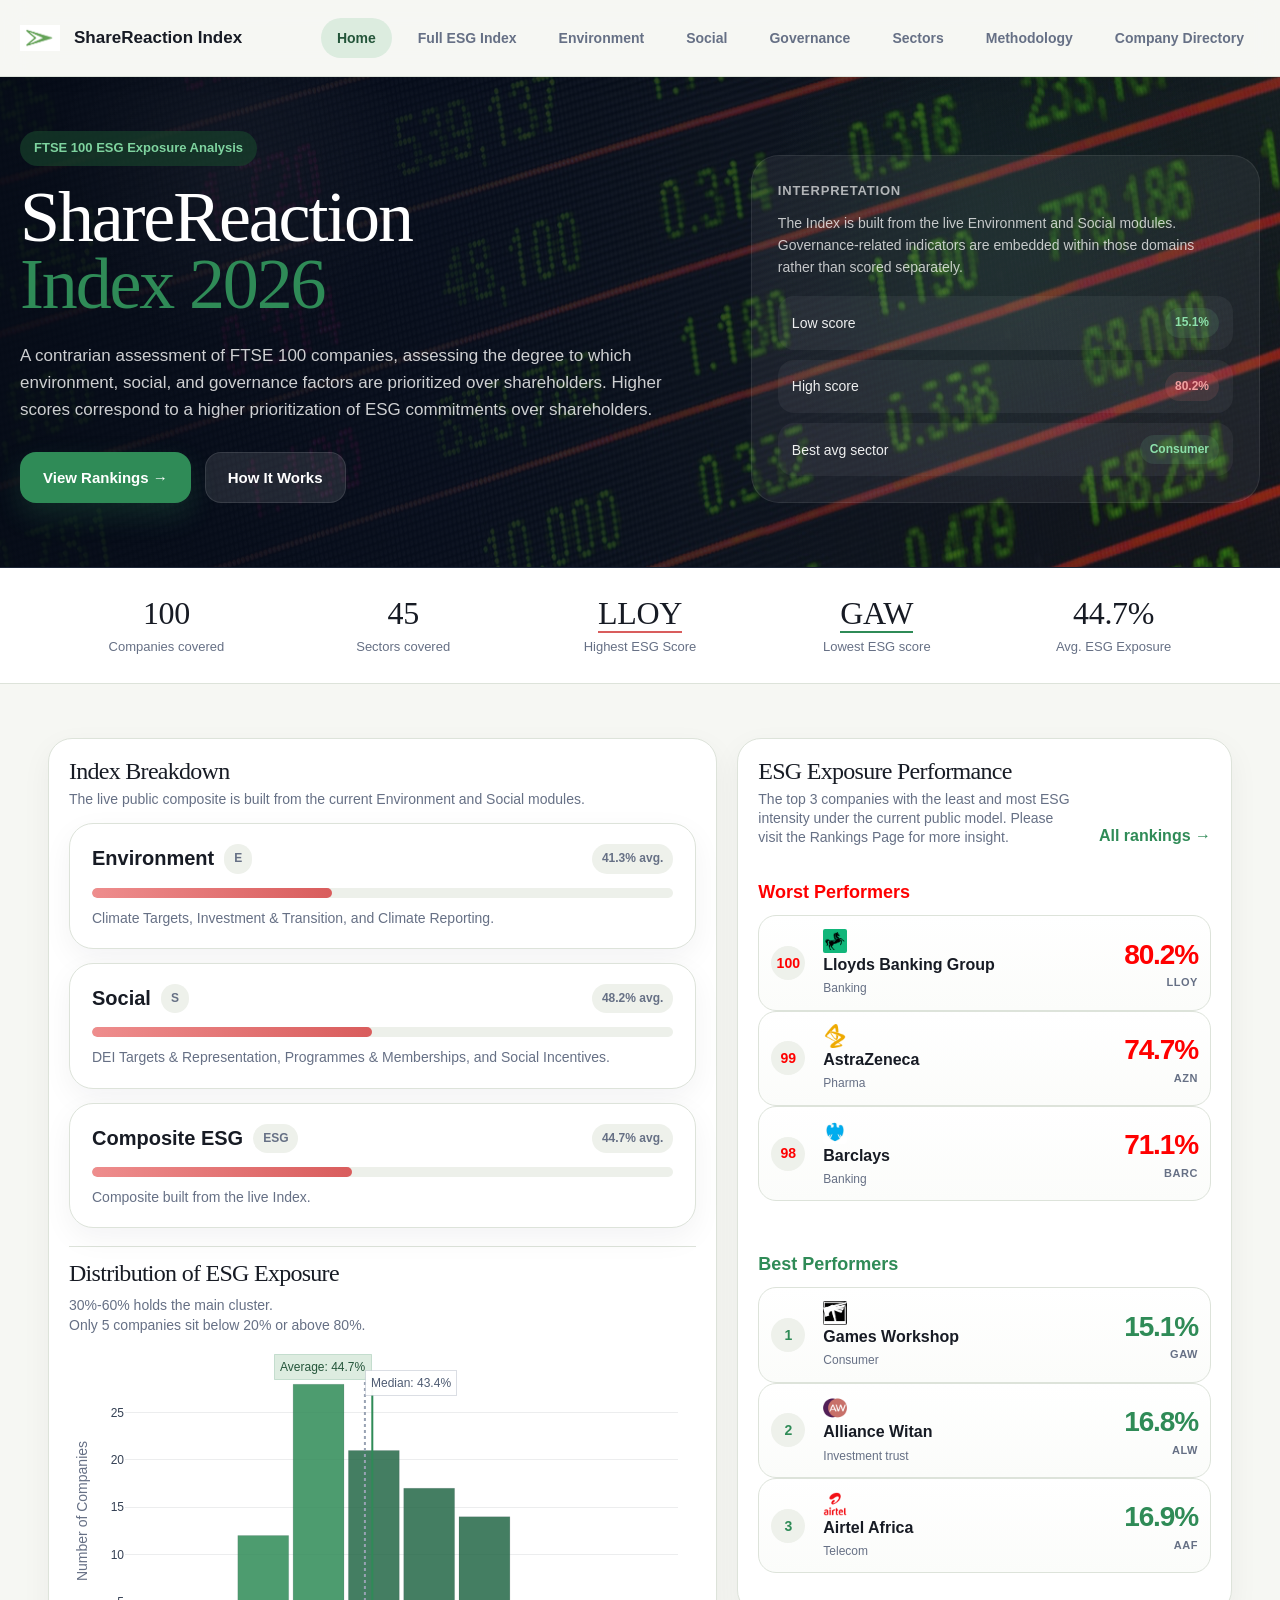
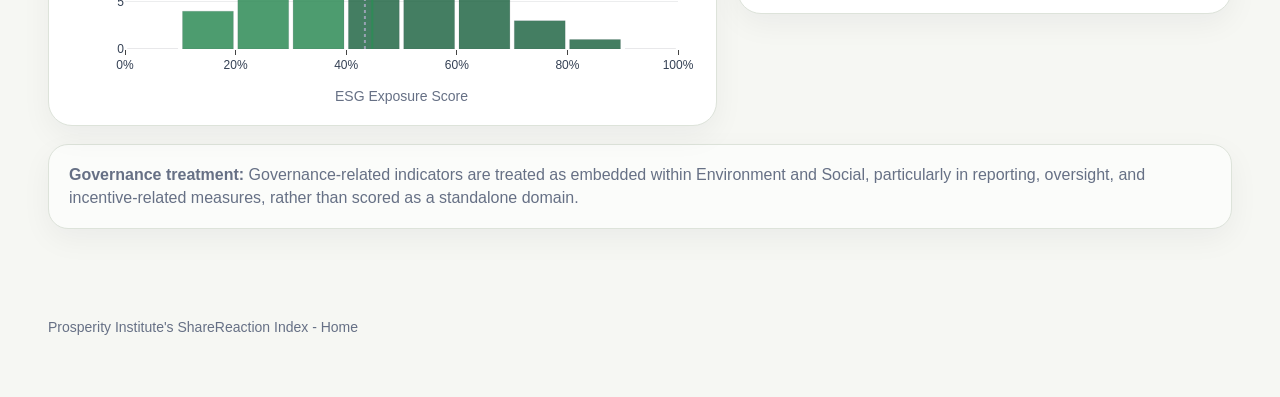
<file: index.html>
<!DOCTYPE html>
<html lang="en">
<head>
  <meta charset="UTF-8" />
  <meta name="viewport" content="width=device-width, initial-scale=1.0" />
  <title>FTSE 100 ESG Exposure Index</title>
  <link rel="stylesheet" href="styles.css" />
  <script src="https://cdn.plot.ly/plotly-2.35.2.min.js"></script>
  <script defer src="data.js"></script>
  <script defer src="index.js"></script>
</head>
<body>
  <header>
    <div class="wrap nav">
      <a href="index.html" class="brand">
        <img class="brand-mark" src="assets/logos/PI_Arrow.png" alt="Prosperity Institute logo" />
        <div class="brand-name">ShareReaction Index</div>
      </a>
      <nav class="nav-links">
        <a href="index.html" class="active">Home</a>
        <a href="esg.html">Full ESG Index</a>
        <a href="rankings.html">Environment</a>
        <a href="social.html">Social</a>
        <a href="governance.html">Governance</a>
        <a href="sectors.html">Sectors</a>
        <a href="methodology.html">Methodology</a>
        <a href="companies.html">Company Directory</a>
      </nav>
    </div>
  </header>

  <section class="hero">
    <div class="wrap hero-inner">
      <div>
        <div class="eyebrow">FTSE 100 ESG Exposure Analysis</div>
        <h1>
          ShareReaction
          <span class="accent">Index 2026</span>
        </h1>
        <p>
          A contrarian assessment of FTSE 100 companies, assessing the degree to which environment, social, and governance factors are prioritized over shareholders. Higher scores correspond to a higher prioritization of ESG commitments over shareholders.
        </p>

        <div class="hero-actions">
          <a href="esg.html" class="btn btn-primary">View Rankings →</a>
          <a href="methodology.html" class="btn btn-secondary">How It Works</a>
        </div>
      </div>

      <div class="hero-panel">
        <h3>Interpretation</h3>
        <p>
          The Index is built from the live Environment and Social modules.
          Governance-related indicators are embedded within those domains rather than scored separately.
        </p>
        <div class="signal-list" id="heroSignalList"></div>
      </div>
    </div>
  </section>

  <div class="stats-strip">
    <div class="wrap stats-grid" id="overviewStatsGrid"></div>
  </div>

  <section class="page">
    <div class="wrap">
      <div class="overview-feature-grid">
        <div class="card overview-breakdown-card">
          <div class="section-head overview-feature-head">
            <div>
              <h2>Index Breakdown</h2>
              <p>
                The live public composite is built from the current Environment and Social modules.
              </p>
            </div>
          </div>

          <div class="pillar-stack">
            <a href="rankings.html" class="pillar-card-link">
              <div class="pillar-card">
                <div class="pillar-top">
                  <div class="pillar-title">
                    <span>Environment</span>
                    <span class="pill">E</span>
                  </div>
                  <span class="pill" id="envAvgPill">0.0% avg.</span>
                </div>
                <div class="progress red">
                  <span id="envAvgBar" style="width:0%"></span>
                </div>
                <div class="pillar-note">
                  Climate Targets, Investment &amp; Transition, and Climate Reporting.
                </div>
              </div>
            </a>

            <a href="social.html" class="pillar-card-link">
              <div class="pillar-card">
                <div class="pillar-top">
                  <div class="pillar-title">
                    <span>Social</span>
                    <span class="pill">S</span>
                  </div>
                  <span class="pill" id="socAvgPill">0.0% avg.</span>
                </div>
                <div class="progress red">
                  <span id="socAvgBar" style="width:0%"></span>
                </div>
                <div class="pillar-note">
                  DEI Targets &amp; Representation, Programmes &amp; Memberships, and Social Incentives.
                </div>
              </div>
            </a>

            <a href="esg.html" class="pillar-card-link">
              <div class="pillar-card">
                <div class="pillar-top">
                  <div class="pillar-title">
                    <span>Composite ESG</span>
                    <span class="pill">ESG</span>
                  </div>
                  <span class="pill" id="esgAvgPill">0.0% avg.</span>
                </div>
                <div class="progress red">
                  <span id="esgAvgBar" style="width:0%"></span>
                </div>
                <div class="pillar-note">
                 Composite built from the live Index.
                </div>
              </div>
            </a>
          </div>

         <div class="overview-distribution-block">
  <div class="overview-distribution-head">
    <h3 id="overviewDistributionTitle">Distribution of ESG Exposure</h3>
    <p id="overviewDistributionSubtitle"></p>
  </div>
  <div id="overviewDistributionChart" class="overview-distribution-chart"></div>
</div>

</div> <!-- CLOSE overview-breakdown-card -->

<div class="card overview-leaderboard-card">
          <div class="section-head overview-feature-head">
            <div>
              <h2>ESG Exposure Performance</h2>
              <p>The top 3 companies with the least and most ESG intensity under the current public model. Please visit the Rankings Page for more insight.</p>
            </div>
            <a href="esg.html" class="section-link">All rankings →</a>
          </div>

          <div class="leaderboard-list" id="overviewLeaderboard"></div>
        </div>
      </div>

      <div class="construction" style="margin-top:18px;">
        <strong>Governance treatment:</strong>
        Governance-related indicators are treated as embedded within Environment and Social,
        particularly in reporting, oversight, and incentive-related measures, rather than scored as a
        standalone domain.
      </div>
    </div>
  </section>

  <footer class="foot">
    <div class="wrap">
      Prosperity Institute's ShareReaction Index - Home
    </div>
  </footer>
</body>
</html>
</file>
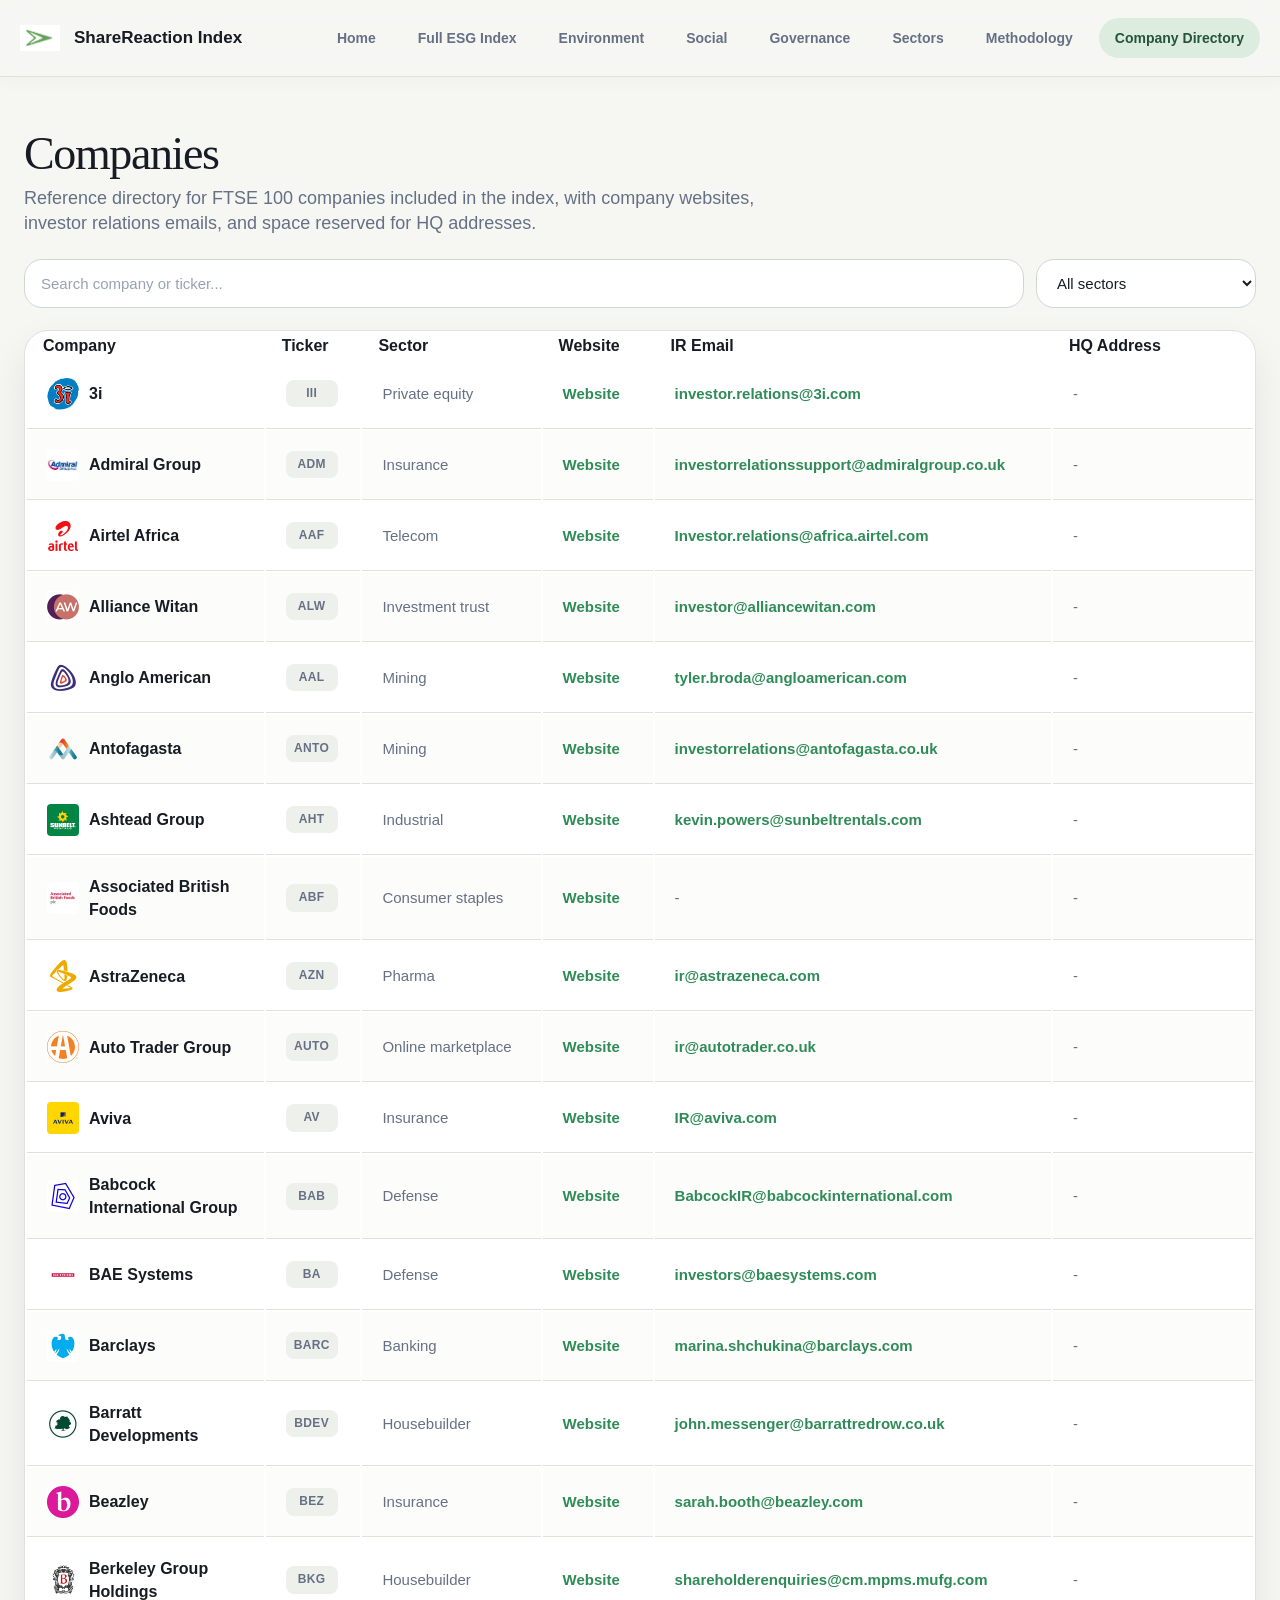
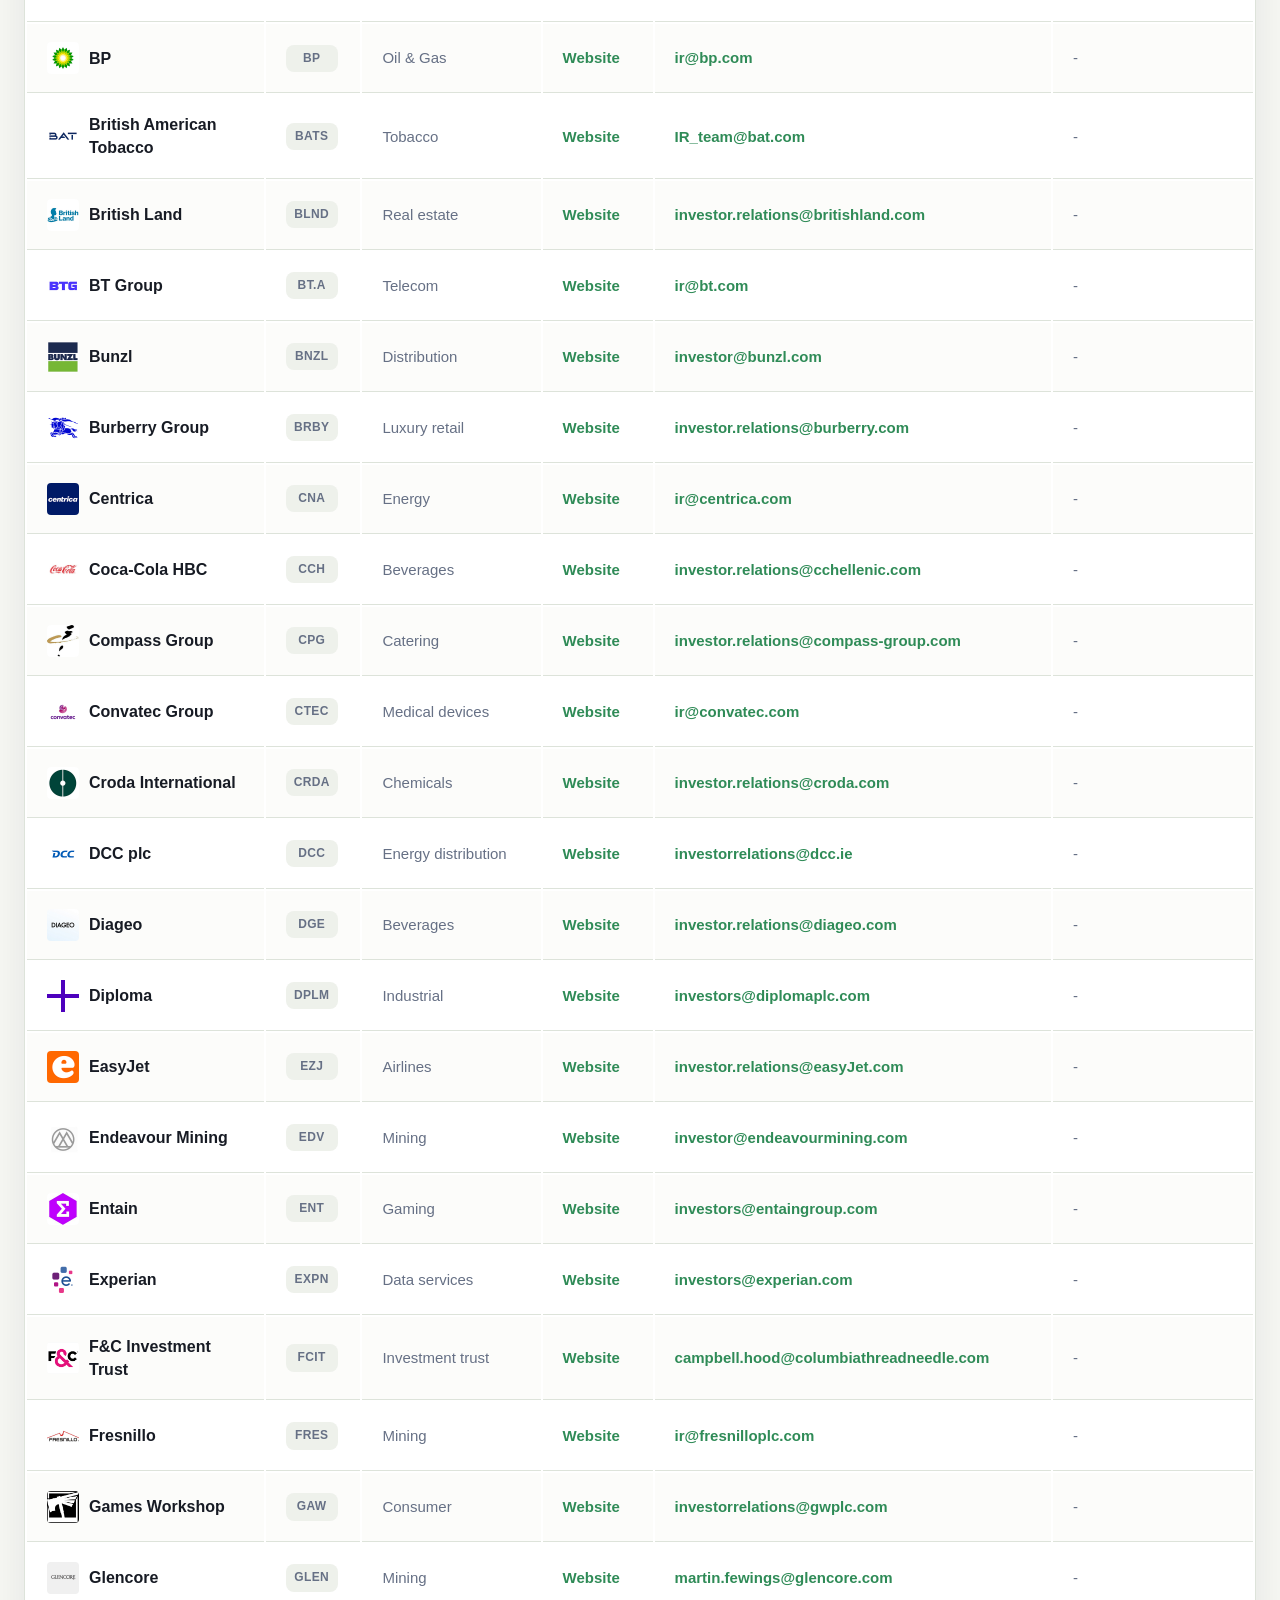
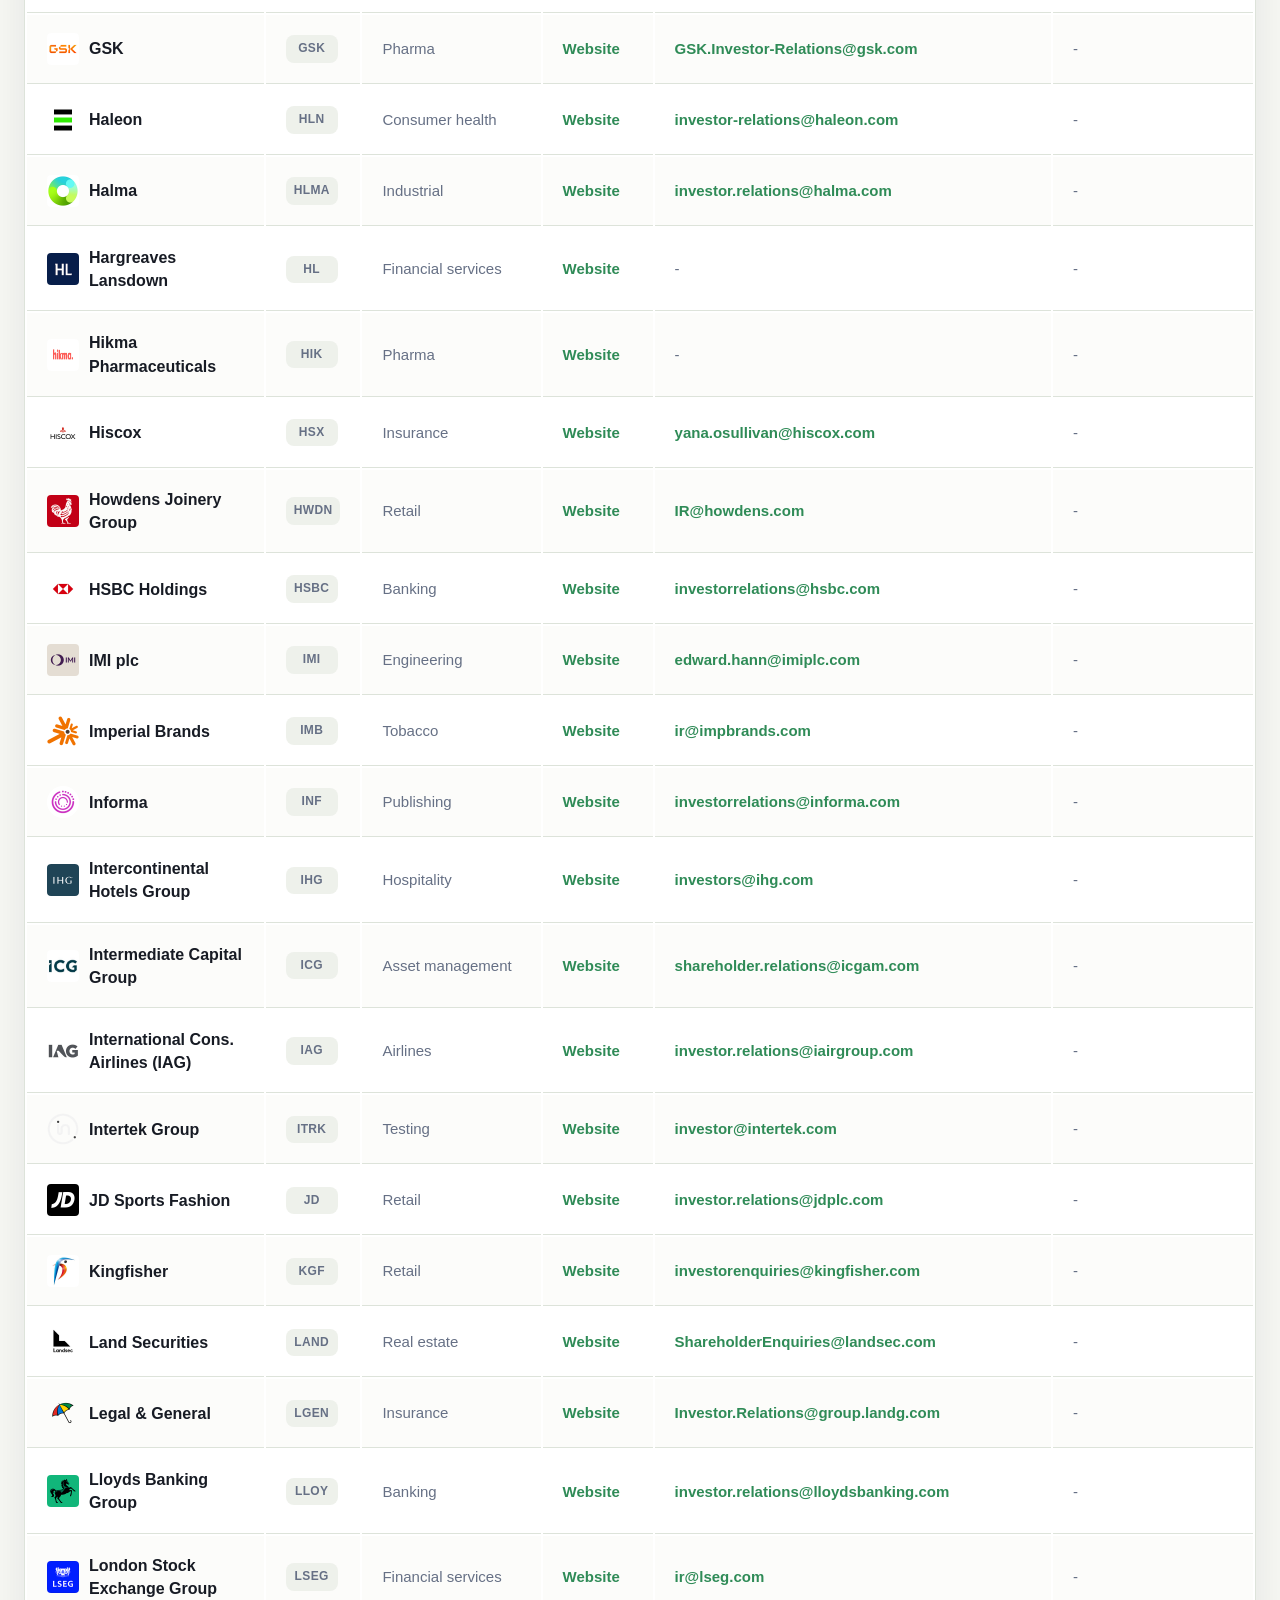
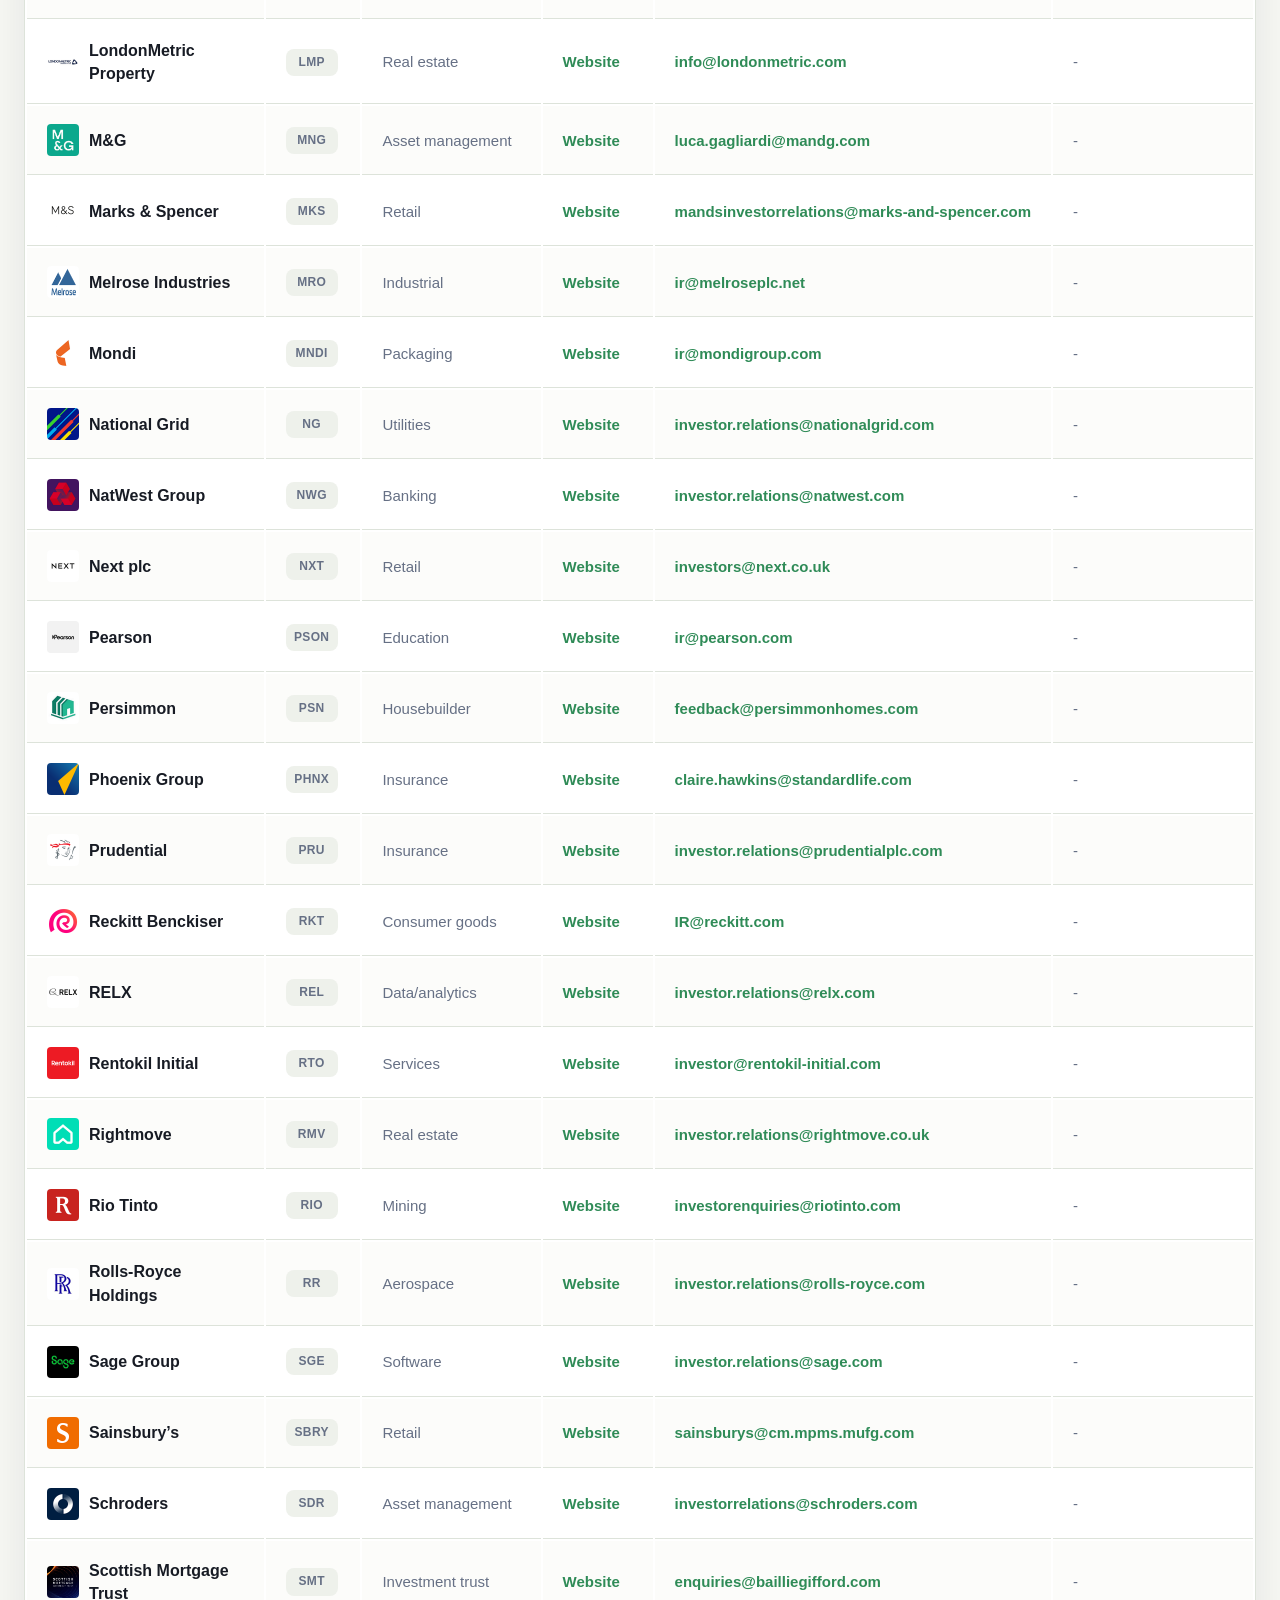
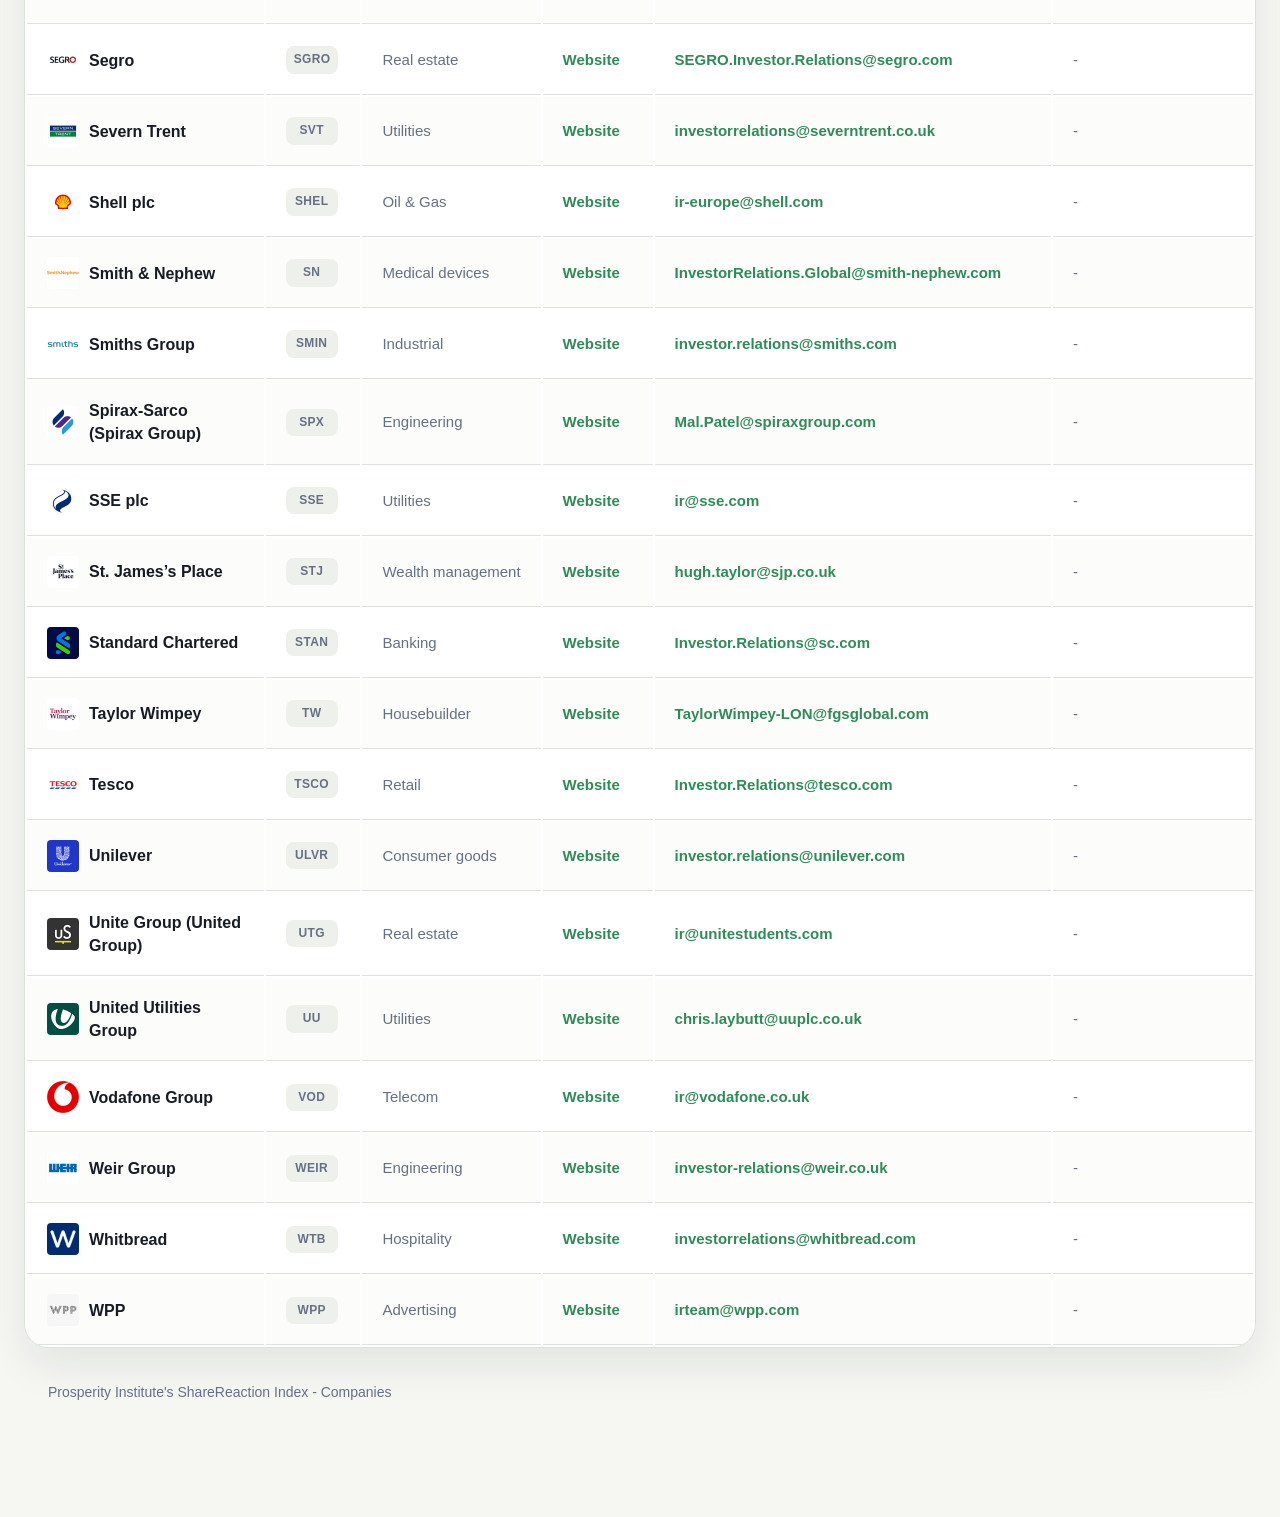
<file: companies.html>
<!DOCTYPE html>
<html lang="en">
<head>
  <meta charset="UTF-8" />
  <meta name="viewport" content="width=device-width, initial-scale=1.0" />
  <title>Companies | FTSE 100 ESG Exposure Index</title>
  <link rel="stylesheet" href="styles.css" />
  <script defer src="data.js"></script>
  <script defer src="companies.js"></script>
</head>
<body>
  <header>
    <div class="wrap nav">
      <a href="index.html" class="brand">
        <img class="brand-mark" src="assets/logos/PI_Arrow.png" alt="Prosperity Institute logo" />
        <div class="brand-name">ShareReaction Index</div>
      </a>
      <nav class="nav-links">
        <a href="index.html">Home</a>
        <a href="esg.html">Full ESG Index</a>
        <a href="rankings.html">Environment</a>
        <a href="social.html">Social</a>
        <a href="governance.html">Governance</a>
        <a href="sectors.html">Sectors</a>
        <a href="methodology.html">Methodology</a>
        <a href="companies.html" class="active">Company Directory</a>
      </nav>
    </div>
  </header>

  <section class="page">
    <div class="wrap-wide">
      <div class="section-head">
        <div>
          <h1>Companies</h1>
          <p>
            Reference directory for FTSE 100 companies included in the index, with company websites, investor
            relations emails, and space reserved for HQ addresses.
          </p>
        </div>
      </div>

      <div class="toolbar">
        <input class="control" id="searchInput" placeholder="Search company or ticker..." />
        <select class="control" id="sectorFilter">
          <option value="">All sectors</option>
        </select>
      </div>

      <div class="table-card">
        <div class="table-wrap">
          <table>
            <thead>
              <tr>
                <th data-sort="Company">Company</th>
                <th data-sort="Ticker">Ticker</th>
                <th data-sort="Sector">Sector</th>
                <th data-sort="Website">Website</th>
                <th data-sort="IR_Email">IR Email</th>
                <th data-sort="HQ_Address">HQ Address</th>
              </tr>
            </thead>
            <tbody id="tableBody"></tbody>
          </table>
        </div>
      </div>

      <footer class="foot">
        <div class="wrap-wide">
          Prosperity Institute's ShareReaction Index - Companies
        </div>
      </footer>
    </div>
  </section>
</body>
</html>
</file>
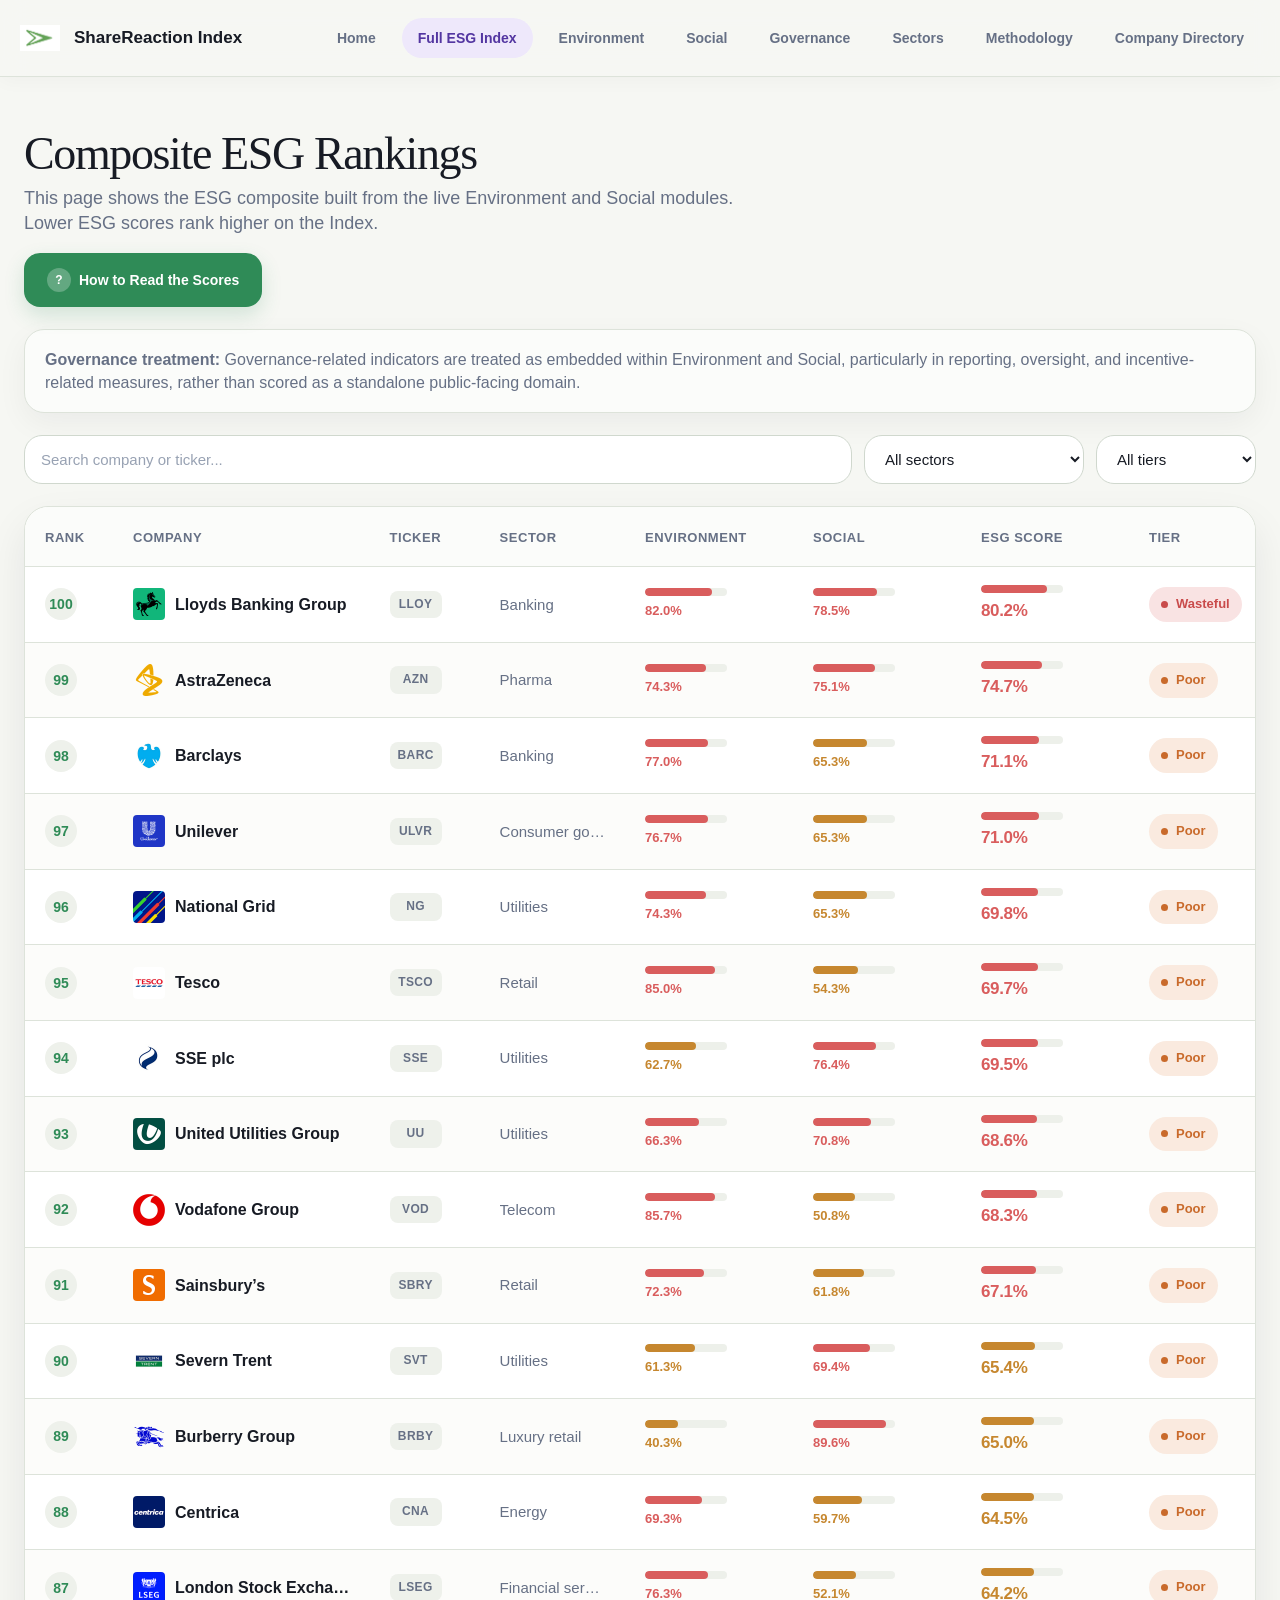
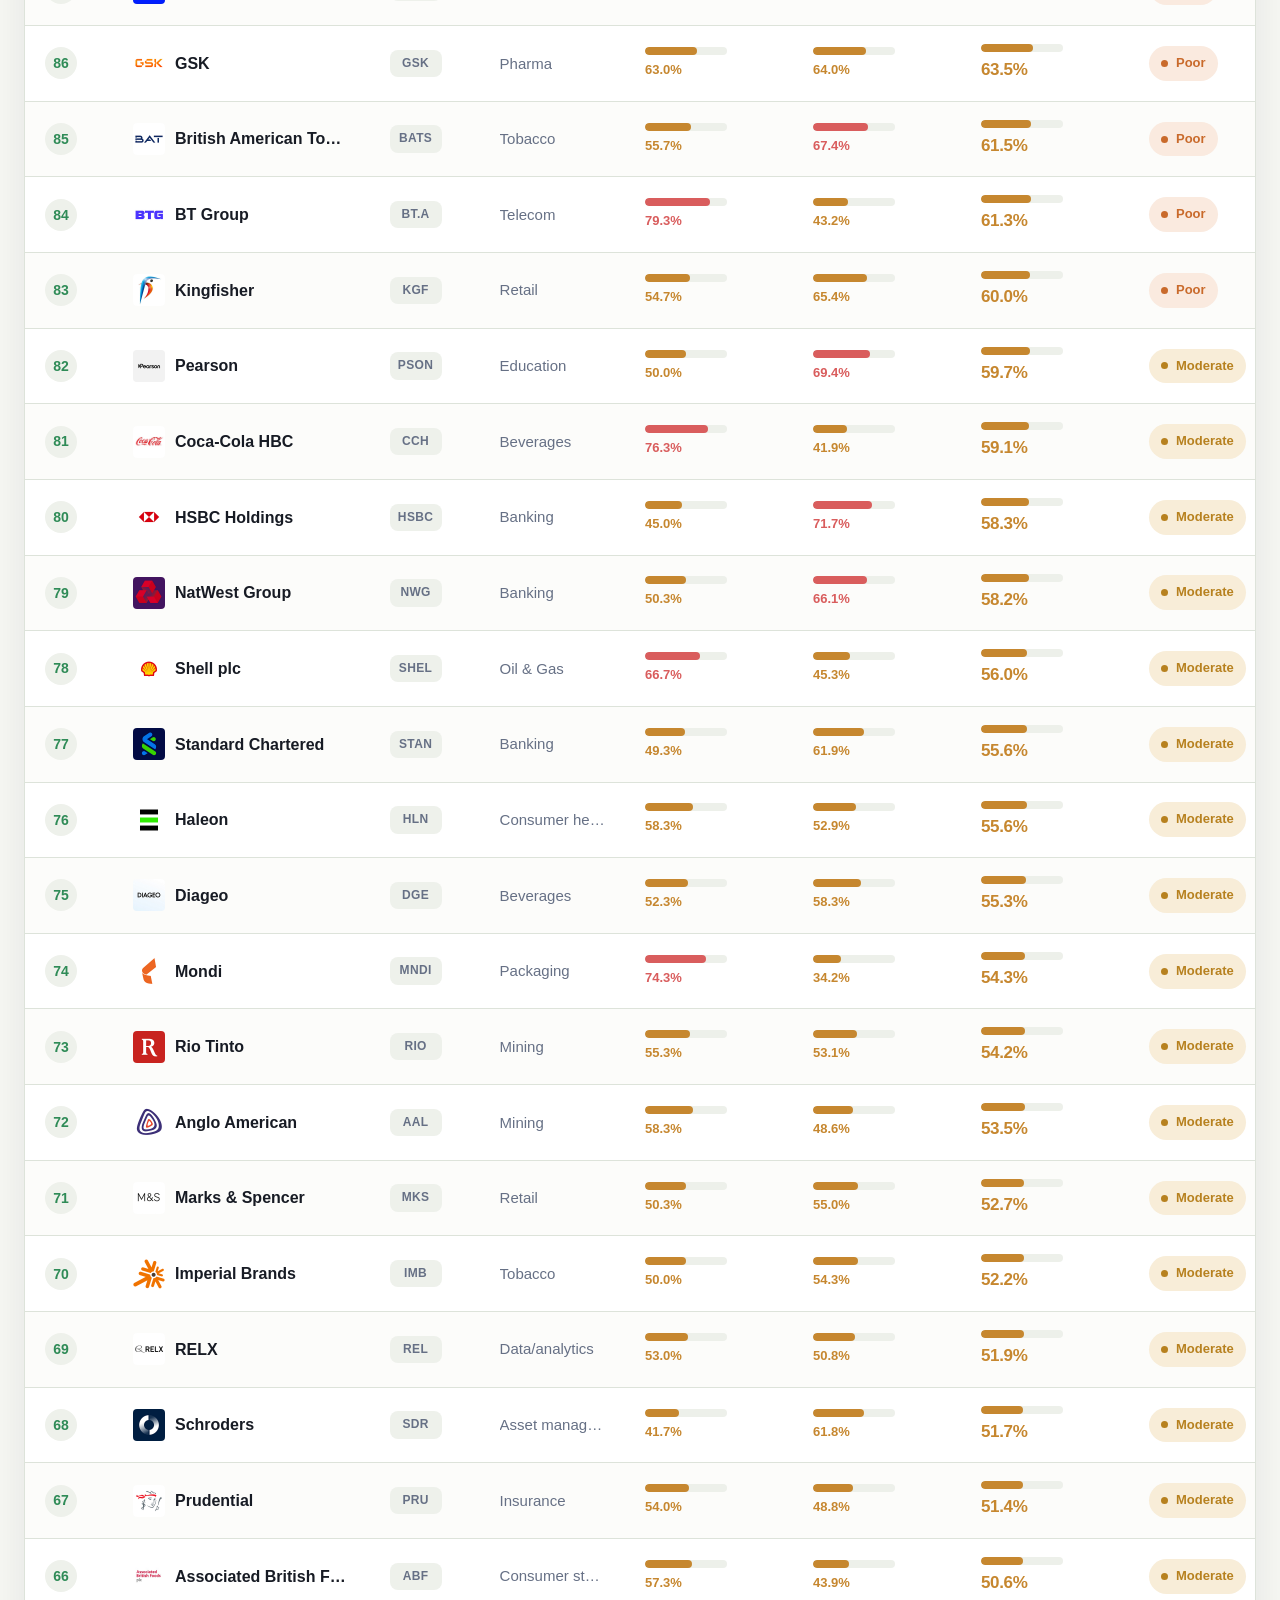
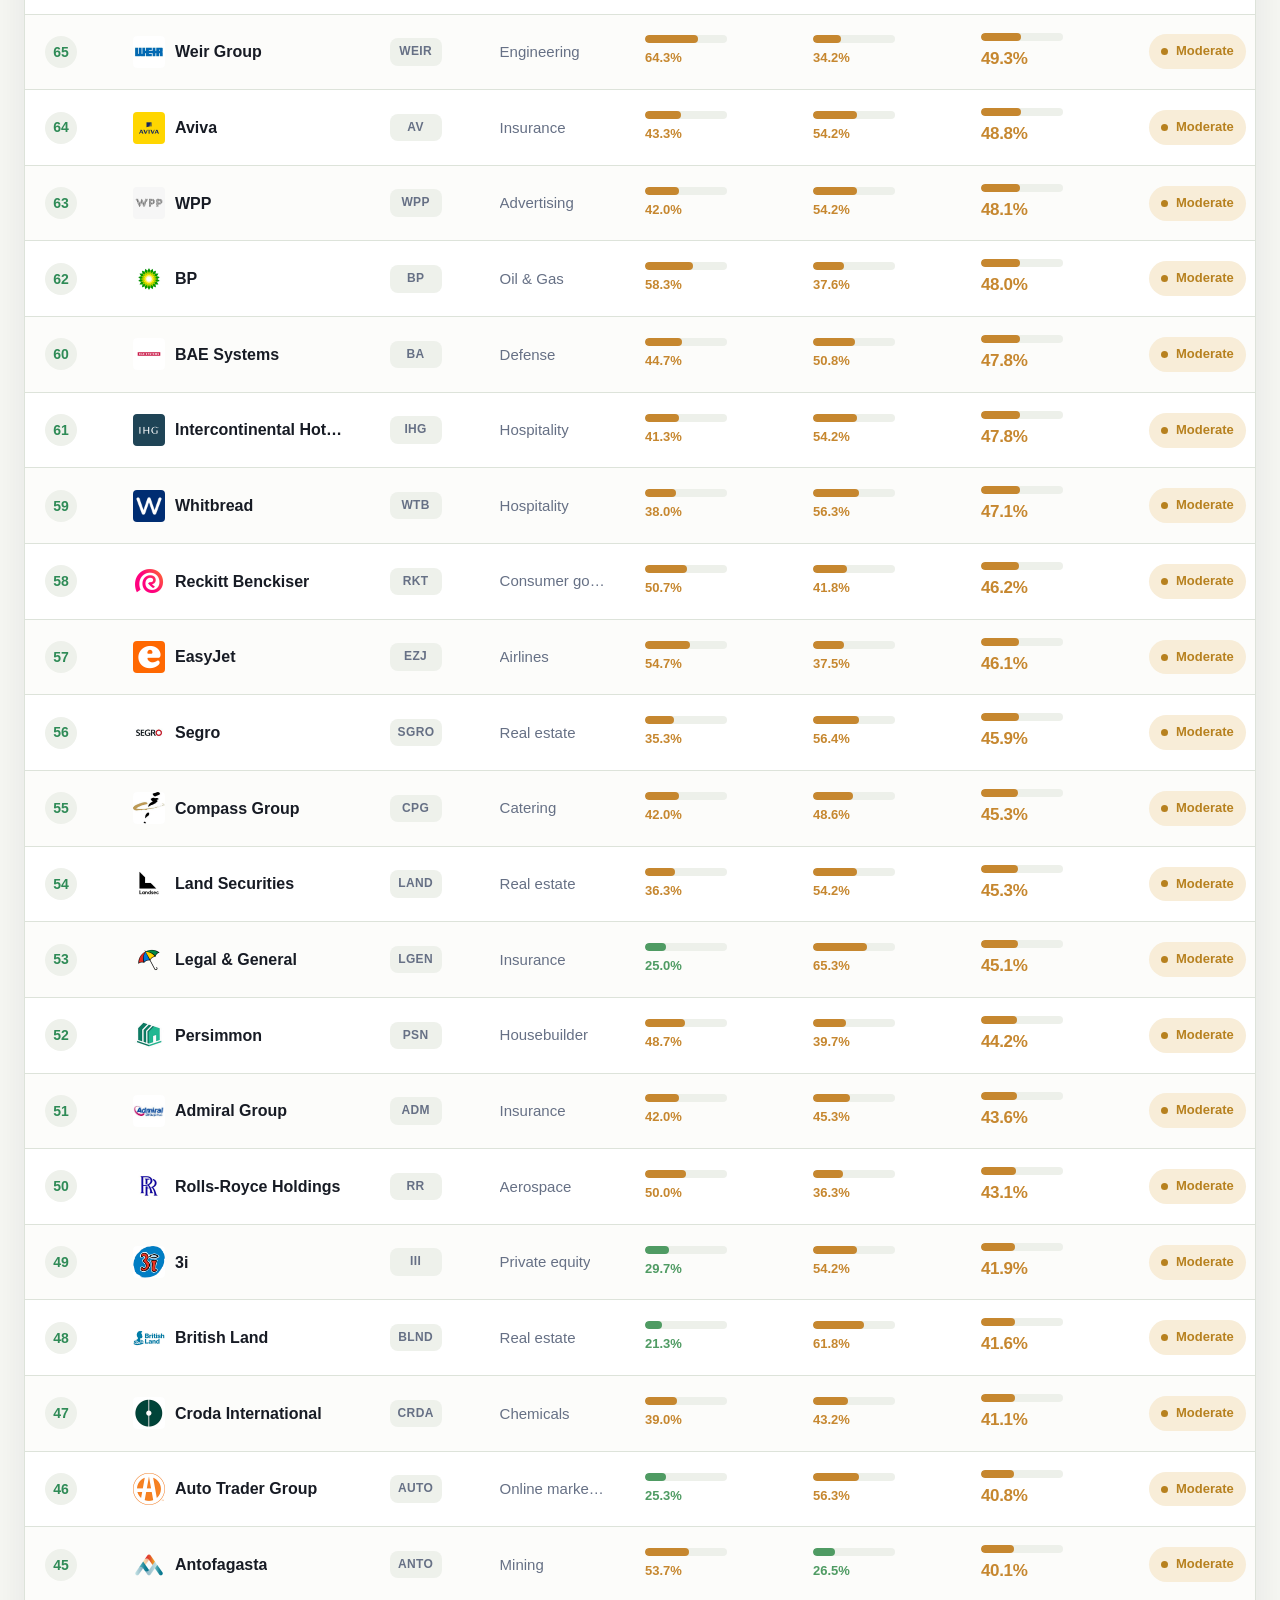
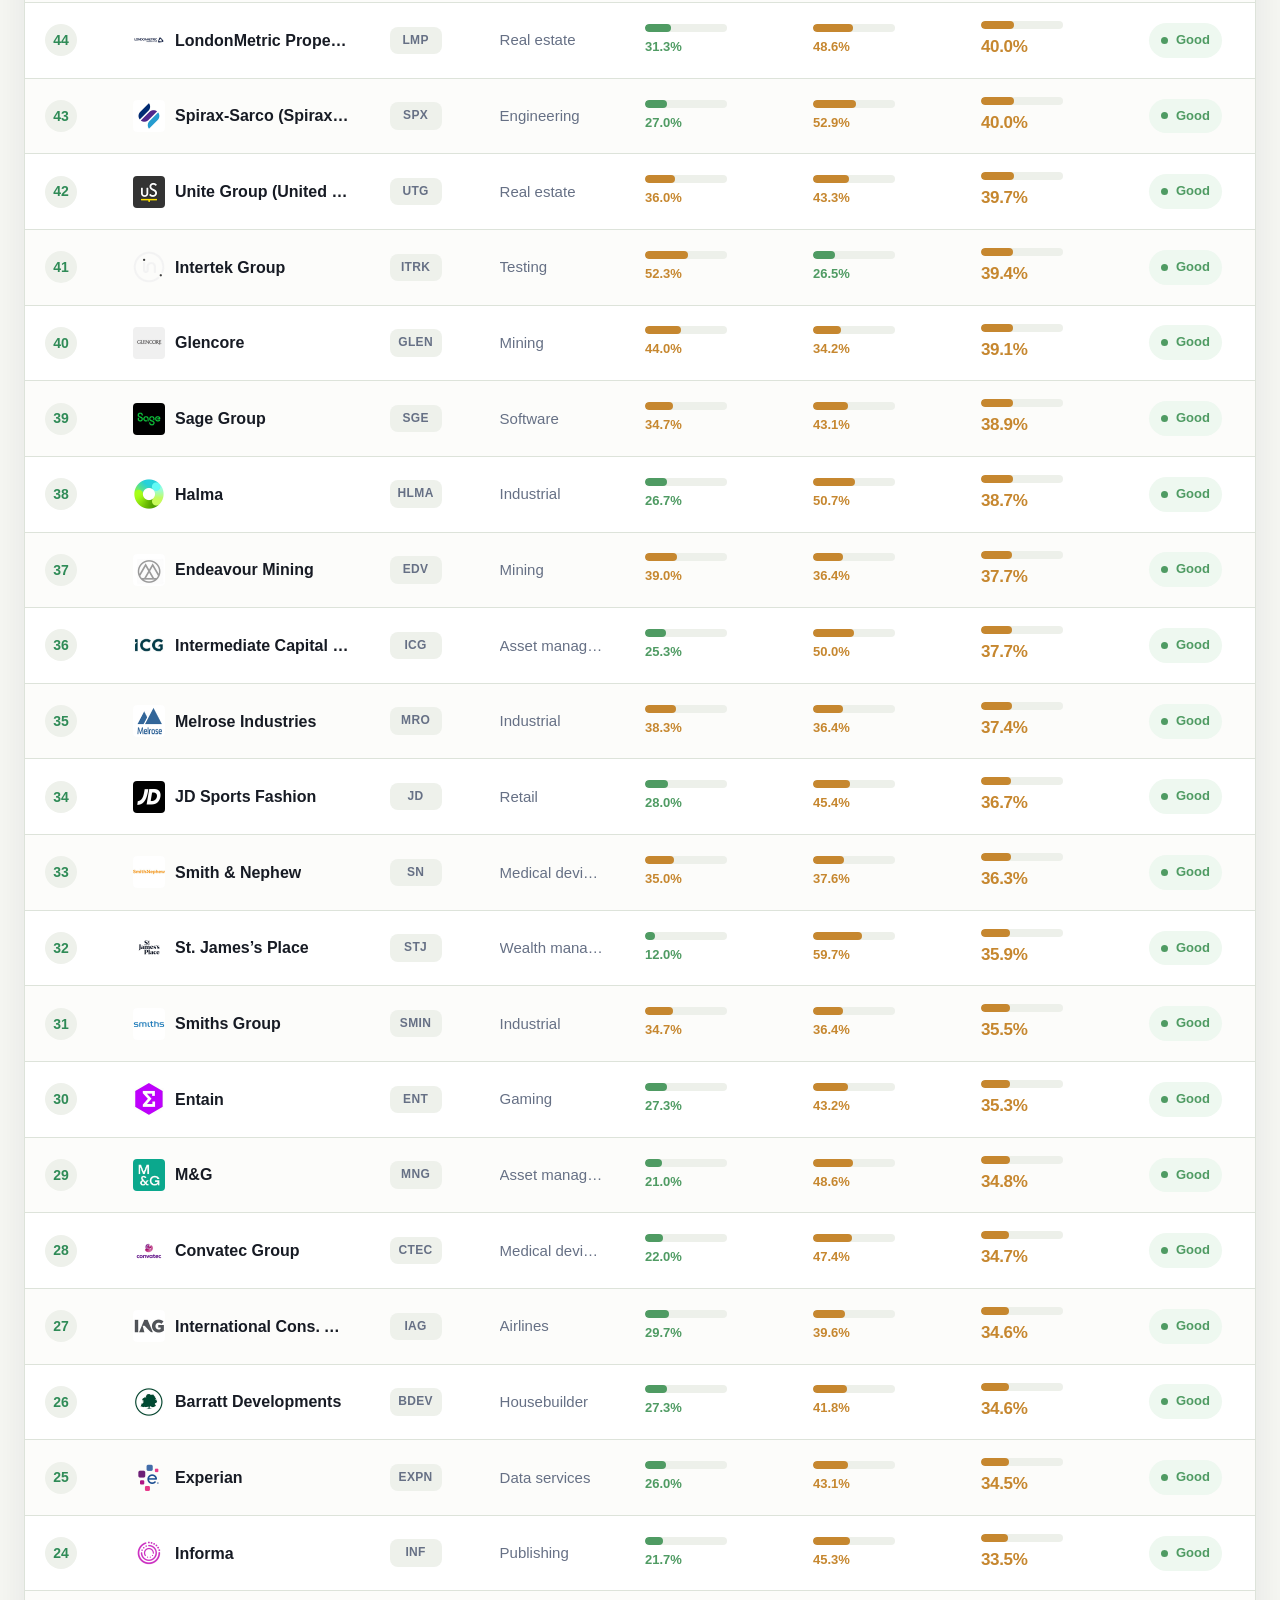
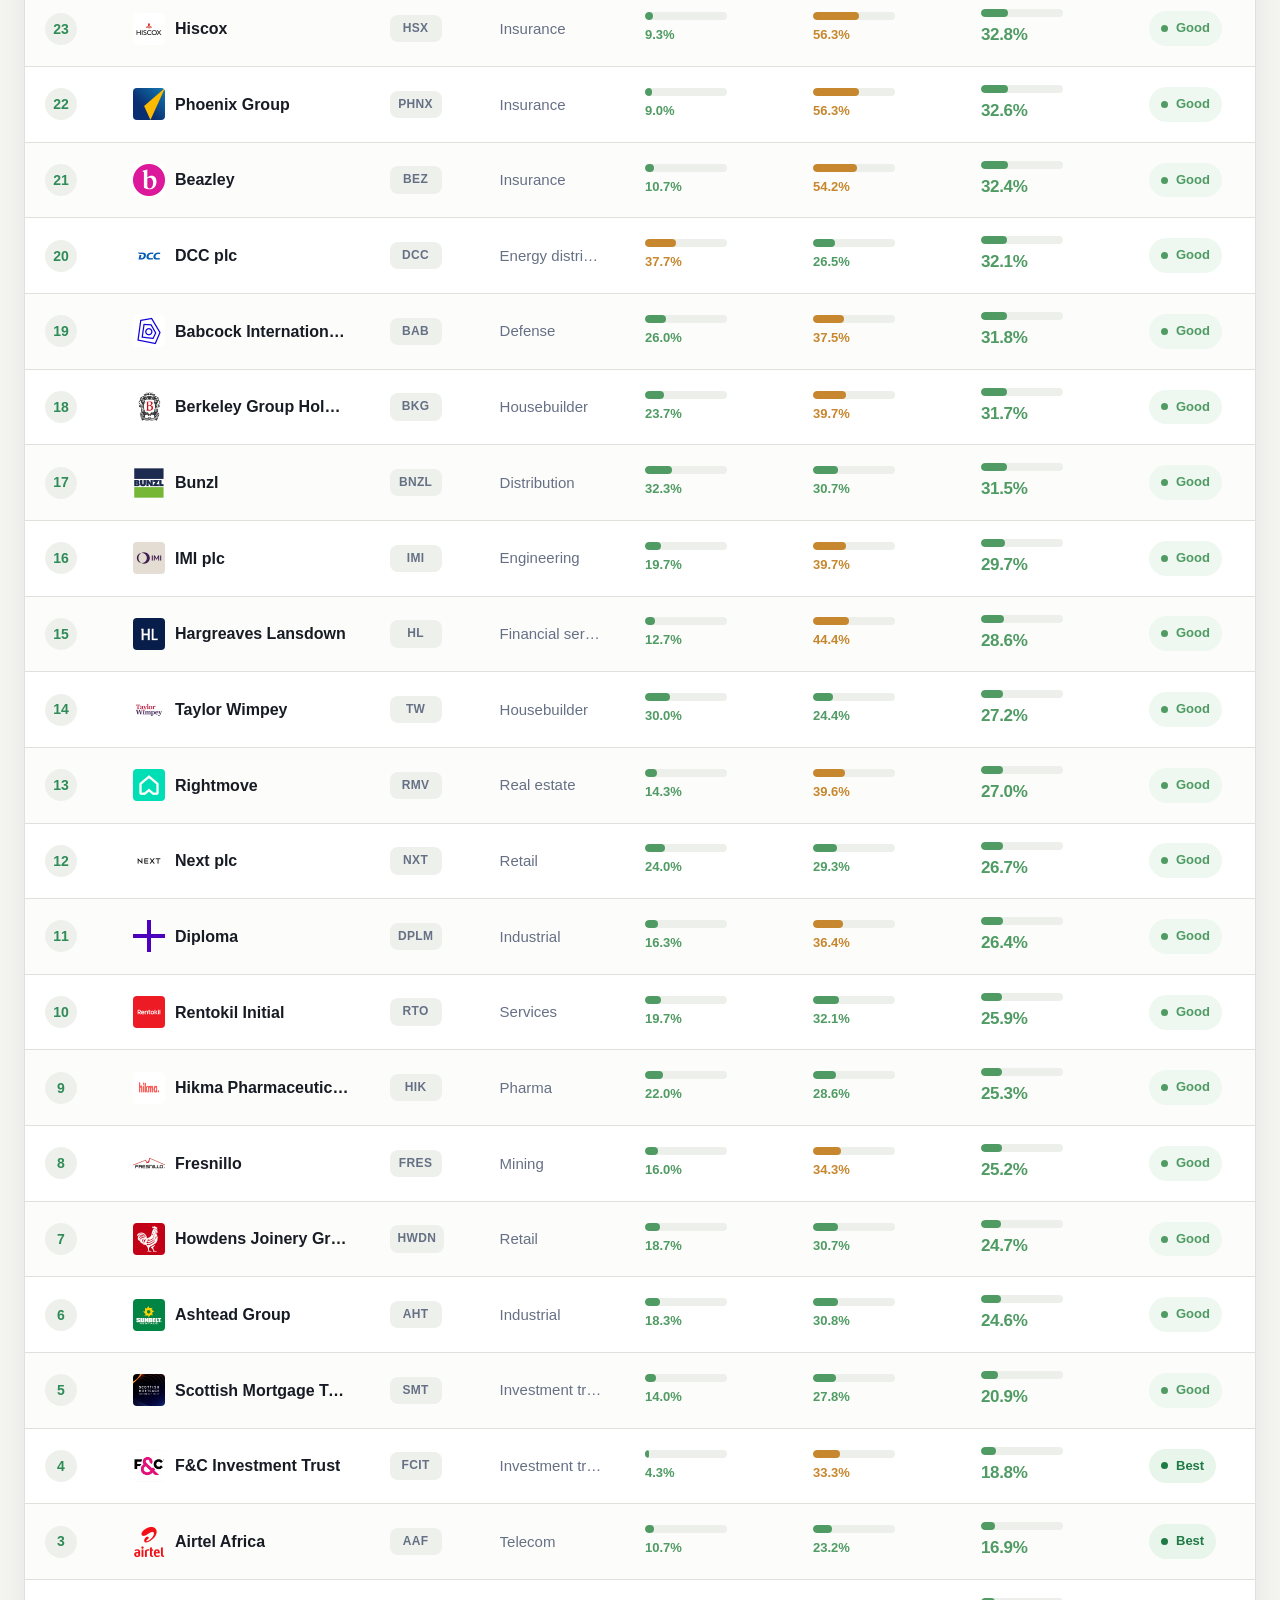
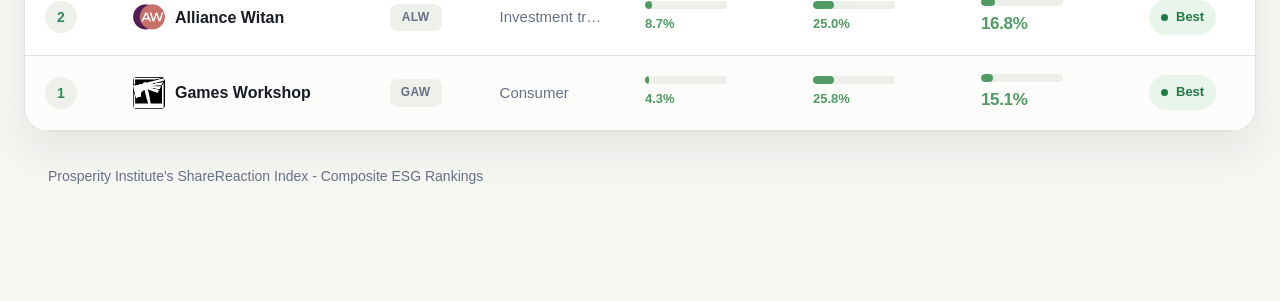
<file: esg.html>
<!DOCTYPE html>
<html lang="en">
<head>
  <meta charset="UTF-8" />
  <meta name="viewport" content="width=device-width, initial-scale=1.0" />
  <title>ESG Rankings | FTSE 100 ESG Exposure Index</title>
  <link rel="stylesheet" href="styles.css" />
  <script defer src="data.js"></script>
  <script defer src="esg.js"></script>
</head>
<body class="page-esg">
  <header>
    <div class="wrap nav">
      <a href="index.html" class="brand">
        <img class="brand-mark" src="assets/logos/PI_Arrow.png" alt="Prosperity Institute logo" />
        <div class="brand-name">ShareReaction Index</div>
      </a>
      <nav class="nav-links">
        <a href="index.html">Home</a>
        <a href="esg.html" class="active">Full ESG Index</a>
        <a href="rankings.html">Environment</a>
        <a href="social.html">Social</a>
        <a href="governance.html">Governance</a>
        <a href="sectors.html">Sectors</a>
        <a href="methodology.html">Methodology</a>
        <a href="companies.html">Company Directory</a>
      </nav>
    </div>
  </header>

  <section class="page">
    <div class="wrap-wide">
      <div class="section-head">
        <div>
          <h1>Composite ESG Rankings</h1>
          <p>
            This page shows the ESG composite built from the live Environment and Social modules.
            Lower ESG scores rank higher on the Index.
          </p>
          <button class="btn btn-score-info" id="scoreInfoBtn" aria-label="Open how to read scores information">
            <span>?</span>
            How to Read the Scores
          </button>
        </div>
      </div>

      <div class="construction" style="margin-bottom: 18px;">
        <strong>Governance treatment:</strong>
        Governance-related indicators are treated as embedded within Environment and Social, particularly in reporting, oversight, and incentive-related measures, rather than scored as a standalone public-facing domain.
      </div>

      <div class="toolbar">
        <input class="control" id="searchInput" placeholder="Search company or ticker..." />
        <select class="control" id="sectorFilter">
          <option value="">All sectors</option>
        </select>
        <select class="control" id="tierFilter">
          <option value="">All tiers</option>
          <option value="best">Best</option>
          <option value="good">Good</option>
          <option value="moderate">Moderate</option>
          <option value="poor">Poor</option>
          <option value="wasteful">Wasteful</option>
        </select>
      </div>

      <div class="table-card">
        <div class="table-wrap">
          <table class="score-table">
            <thead class="table-header">
              <tr class="header-row">
                <th><button type="button" class="header-cell" data-sort="rank">Rank</button></th>
                <th><button type="button" class="header-cell" data-sort="Company">Company</button></th>
                <th><button type="button" class="header-cell" data-sort="Ticker">Ticker</button></th>
                <th><button type="button" class="header-cell" data-sort="Sector">Sector</button></th>
                <th><button type="button" class="header-cell" data-sort="Environment_Score">Environment</button></th>
                <th><button type="button" class="header-cell" data-sort="Social_Score">Social</button></th>
                <th><button type="button" class="header-cell" data-sort="ESG_Score">ESG Score</button></th>
                <th><button type="button" class="header-cell" data-sort="tier">Tier</button></th>
              </tr>
            </thead>
            <tbody class="table-body" id="tableBody"></tbody>
          </table>
        </div>
      </div>

      <footer class="foot">
        <div class="wrap-wide">
          Prosperity Institute's ShareReaction Index - Composite ESG Rankings
        </div>
      </footer>
    </div>
  </section>
  <!-- Score Info Modal -->
  <div id="scoreInfoModal" class="modal" role="dialog" aria-labelledby="scoreInfoTitle" aria-hidden="true">
    <div class="modal-overlay"></div>
    <div class="modal-content">
      <div class="modal-header">
        <h2 id="scoreInfoTitle">How to Read the Scores</h2>
        <button class="modal-close" id="scoreInfoClose" aria-label="Close"></button>
      </div>
      <div class="modal-body">
        <p><strong>The FTSE 100 ESG Exposure Index uses a contrarian framework.</strong> Higher values reflect greater ESG-related commitments, programmes, incentives, and reporting intensity.</p>
        
        <h3>Score Interpretation</h3>
        <p><strong>Lower scores rank higher on the Index.</strong> A company with a score of 0.15 ranks higher than a company with a score of 0.65.</p>
        
        <div class="score-guide">
          <div class="score-tier">
            <div class="tier-indicator best"></div>
            <div>
              <strong>Best</strong><br>
              <span class="score-range">0.00 – 0.20</span>
              <p>Minimal ESG intensity; fewer commitments and lower reporting.</p>
            </div>
          </div>
          
          <div class="score-tier">
            <div class="tier-indicator good"></div>
            <div>
              <strong>Good</strong><br>
              <span class="score-range">0.20 – 0.40</span>
              <p>Low to moderate ESG intensity; selective programs and moderate reporting.</p>
            </div>
          </div>
          
          <div class="score-tier">
            <div class="tier-indicator moderate"></div>
            <div>
              <strong>Moderate</strong><br>
              <span class="score-range">0.40 – 0.60</span>
              <p>Moderate ESG intensity; established programs and regular reporting.</p>
            </div>
          </div>
          
          <div class="score-tier">
            <div class="tier-indicator poor"></div>
            <div>
              <strong>Poor</strong><br>
              <span class="score-range">0.60 – 0.80</span>
              <p>High ESG intensity; extensive commitments and comprehensive reporting.</p>
            </div>
          </div>
          
          <div class="score-tier">
            <div class="tier-indicator wasteful"></div>
            <div>
              <strong>Wasteful</strong><br>
              <span class="score-range">0.80 – 1.00</span>
              <p>Maximum ESG intensity; extensive programs prioritizing ESG over shareholders.</p>
            </div>
          </div>
        </div>

        <h3>The Three Dimensions</h3>
        <p><strong>Environment (E):</strong> Climate targets, investment in transition, and climate reporting.</p>
        <p><strong>Social (S):</strong> DEI targets, workplace programs, and social incentives.</p>
        <p><strong>Governance (G):</strong> Board diversity, executive compensation structures, and governance practices.</p>

        <p style="margin-top: 28px; padding-top: 20px; border-top: 1px solid var(--line); font-size: 13px; color: var(--ink-soft);">
          For more details, visit the <a href="methodology.html" style="color: var(--green); font-weight: 600;">Methodology</a> page.
        </p>
      </div>
    </div>
  </div></body>
</html>
</file>
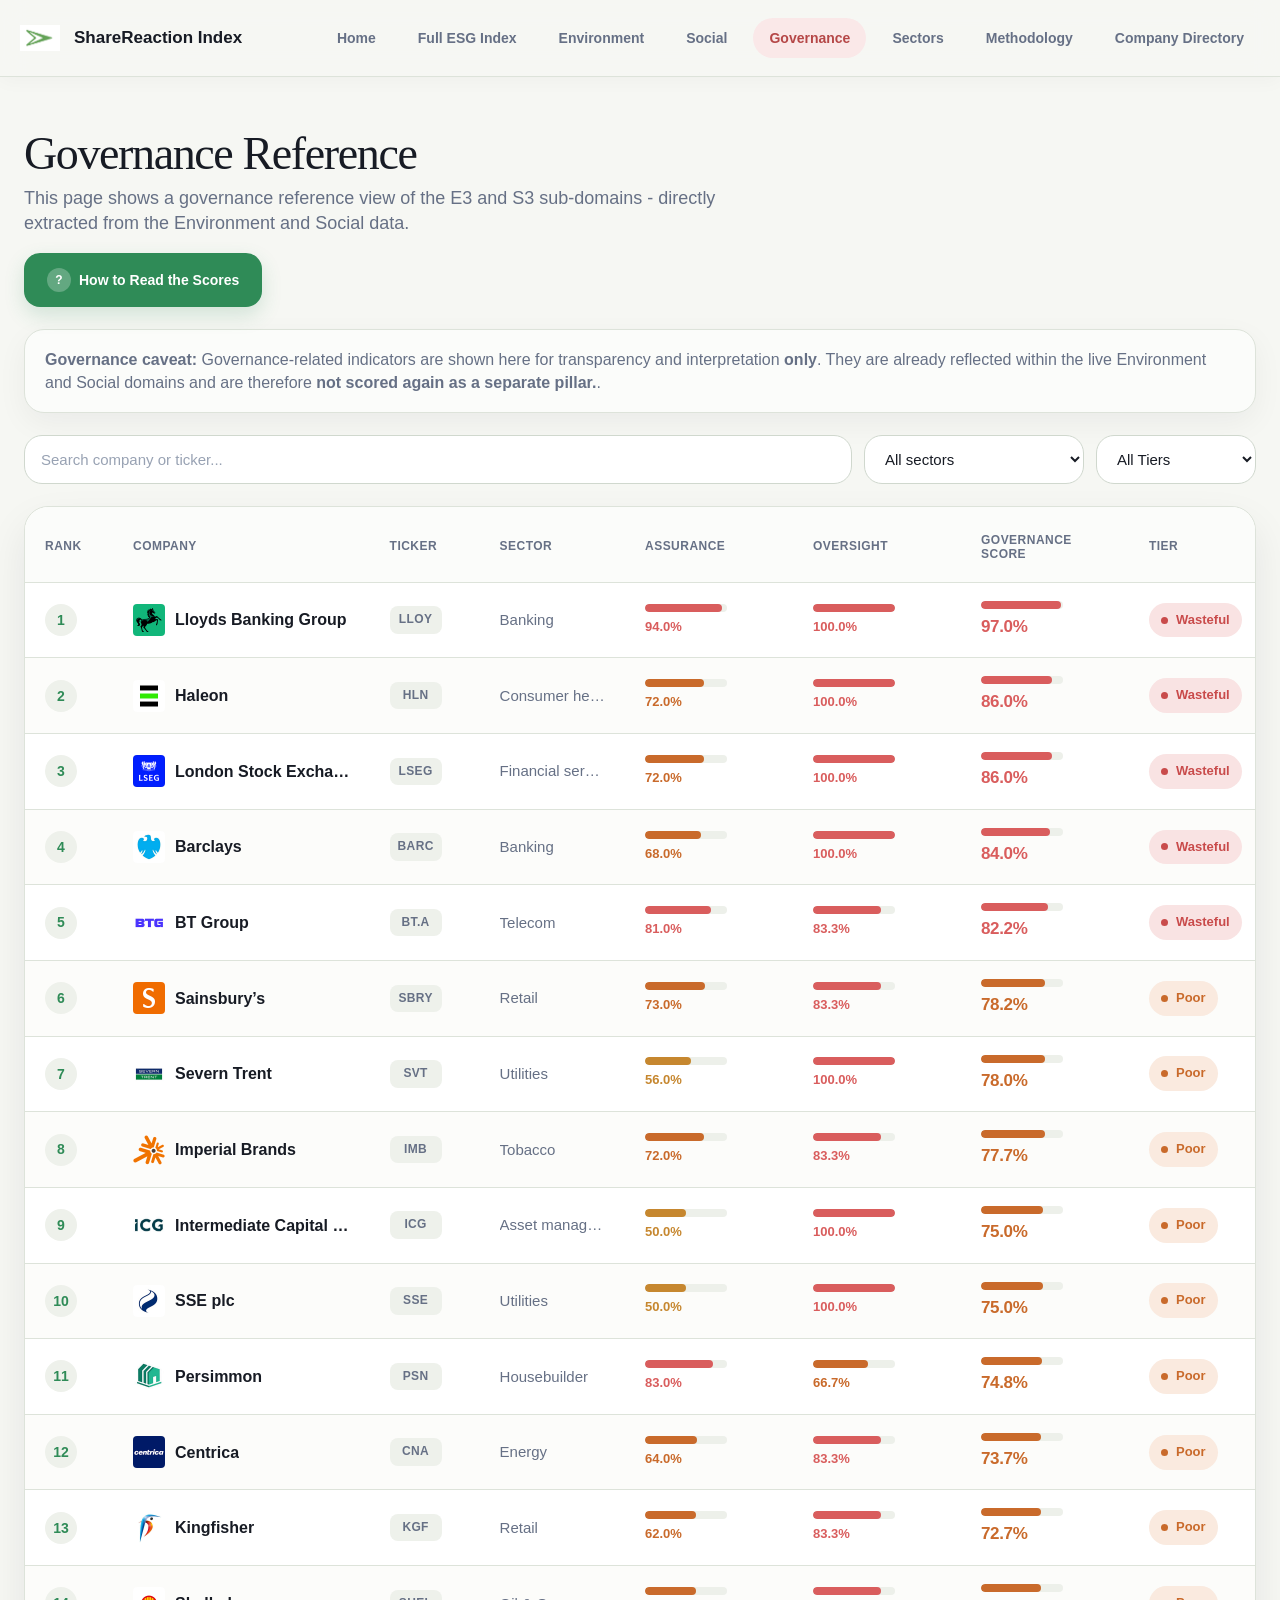
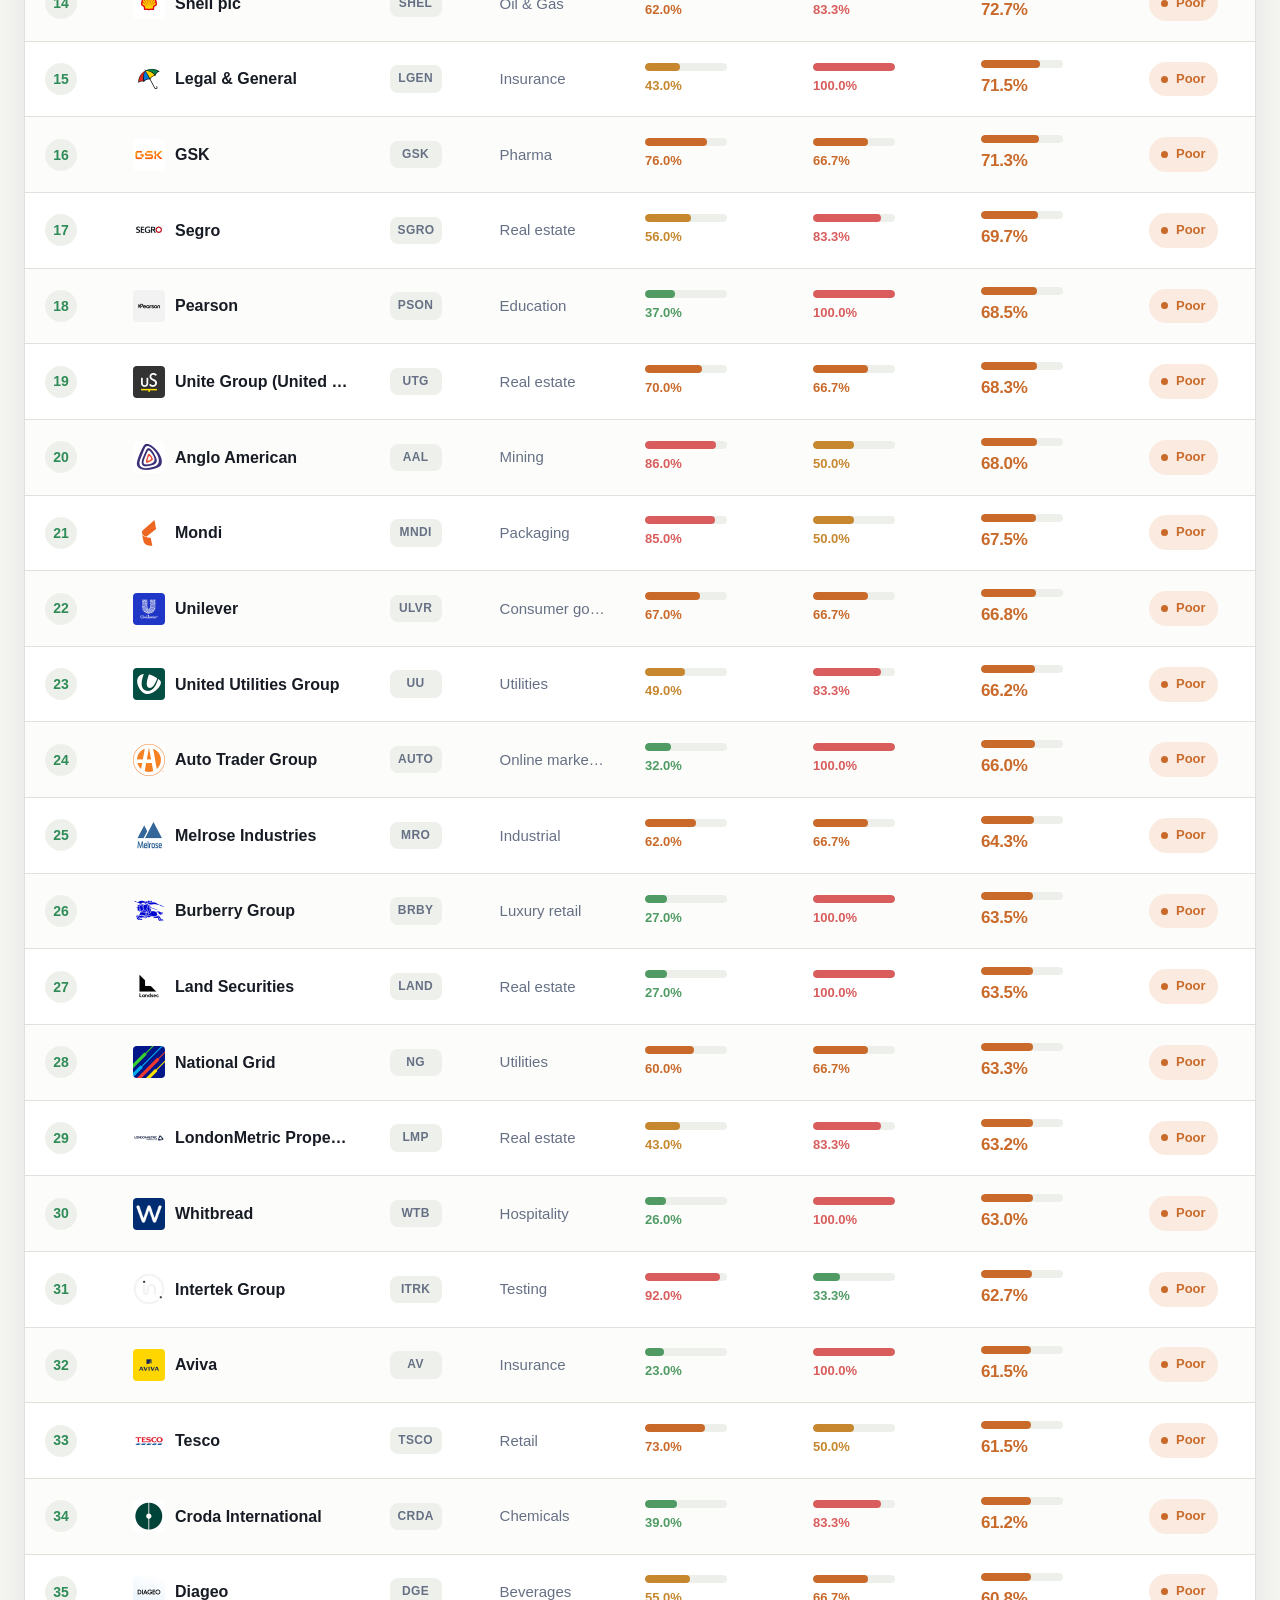
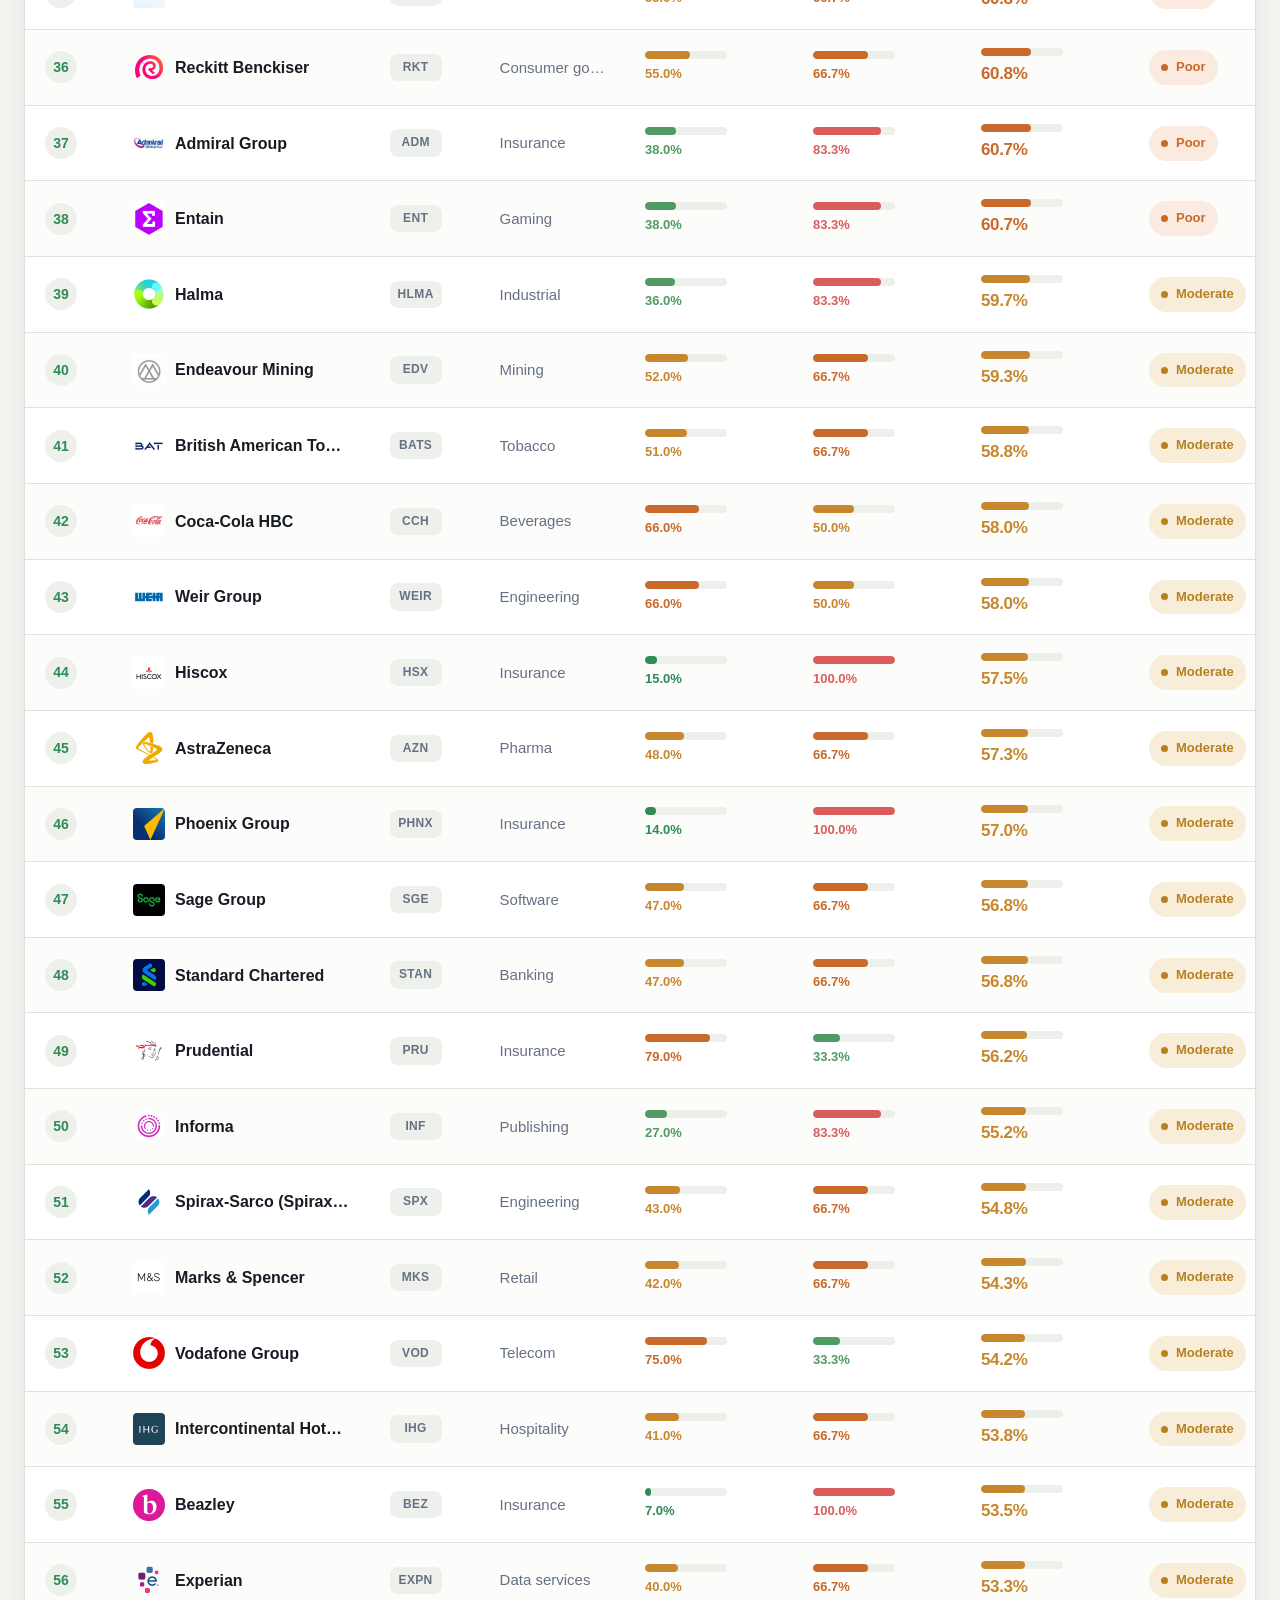
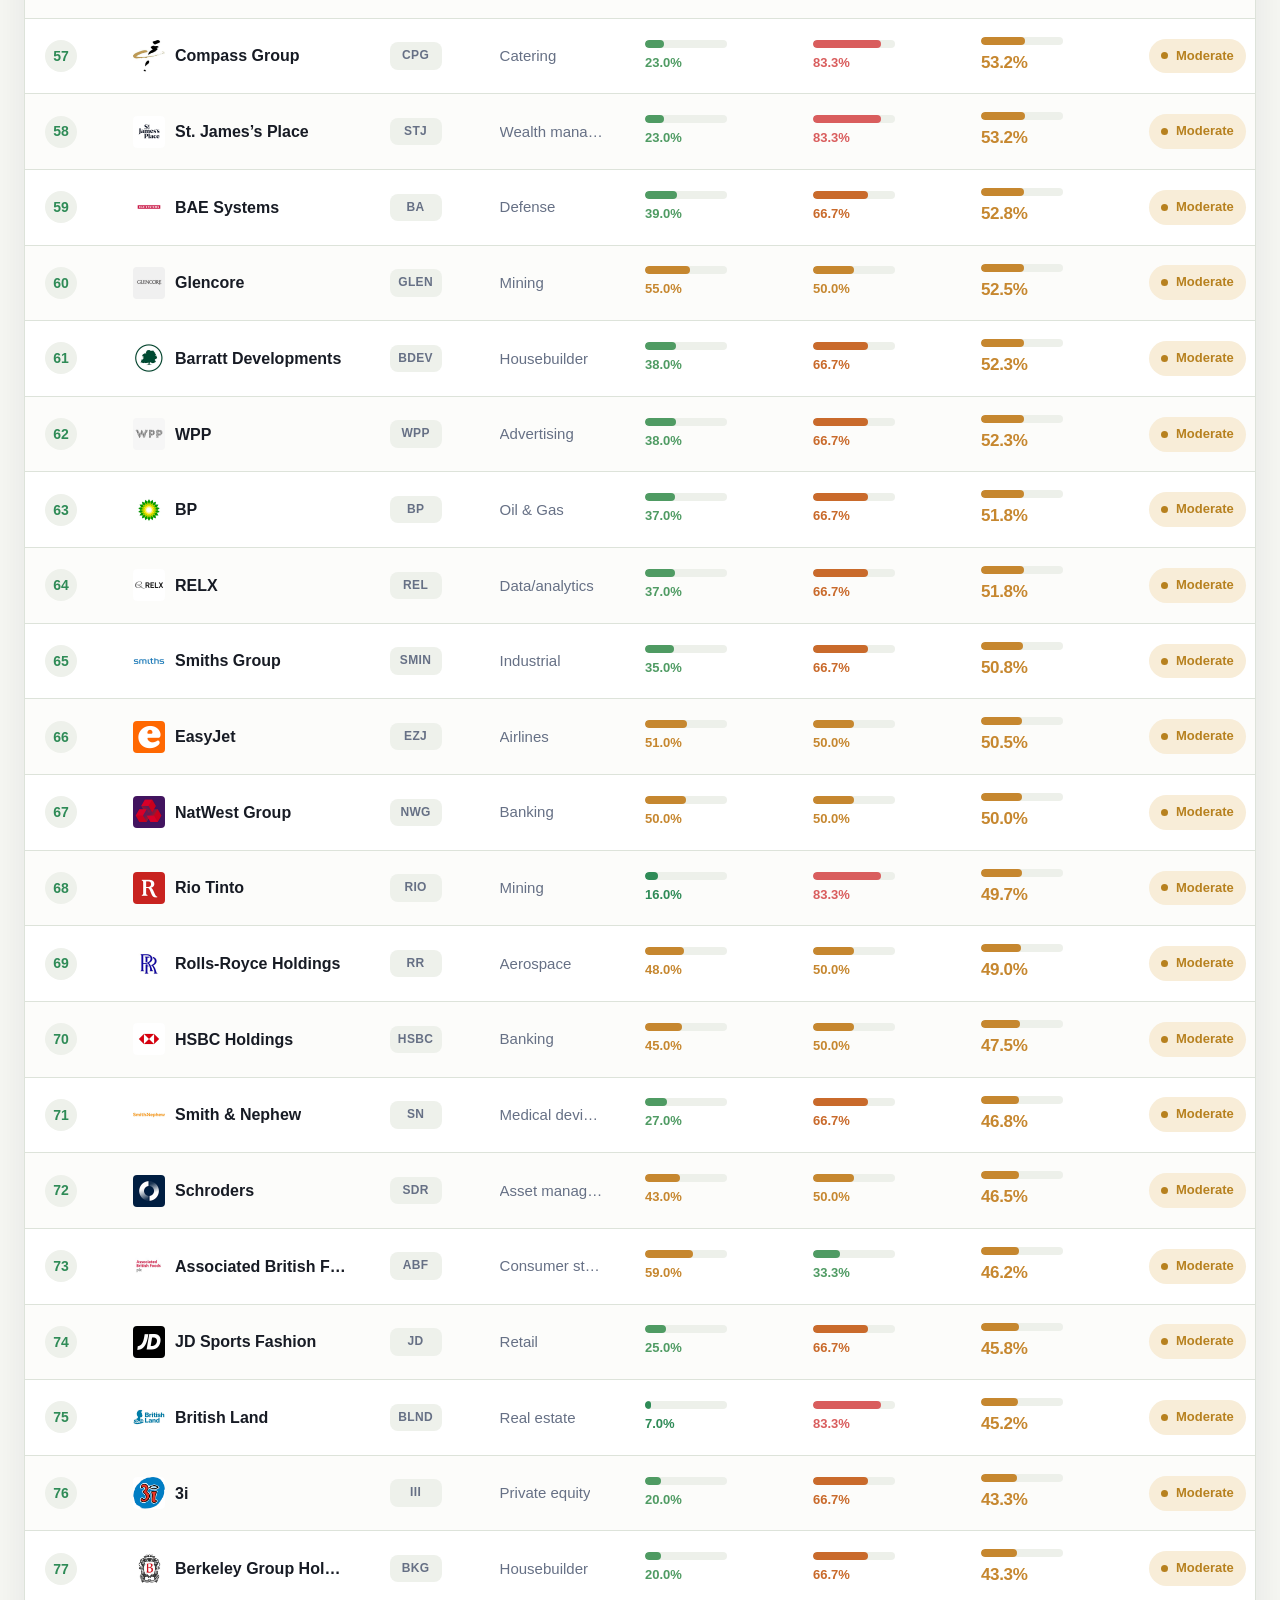
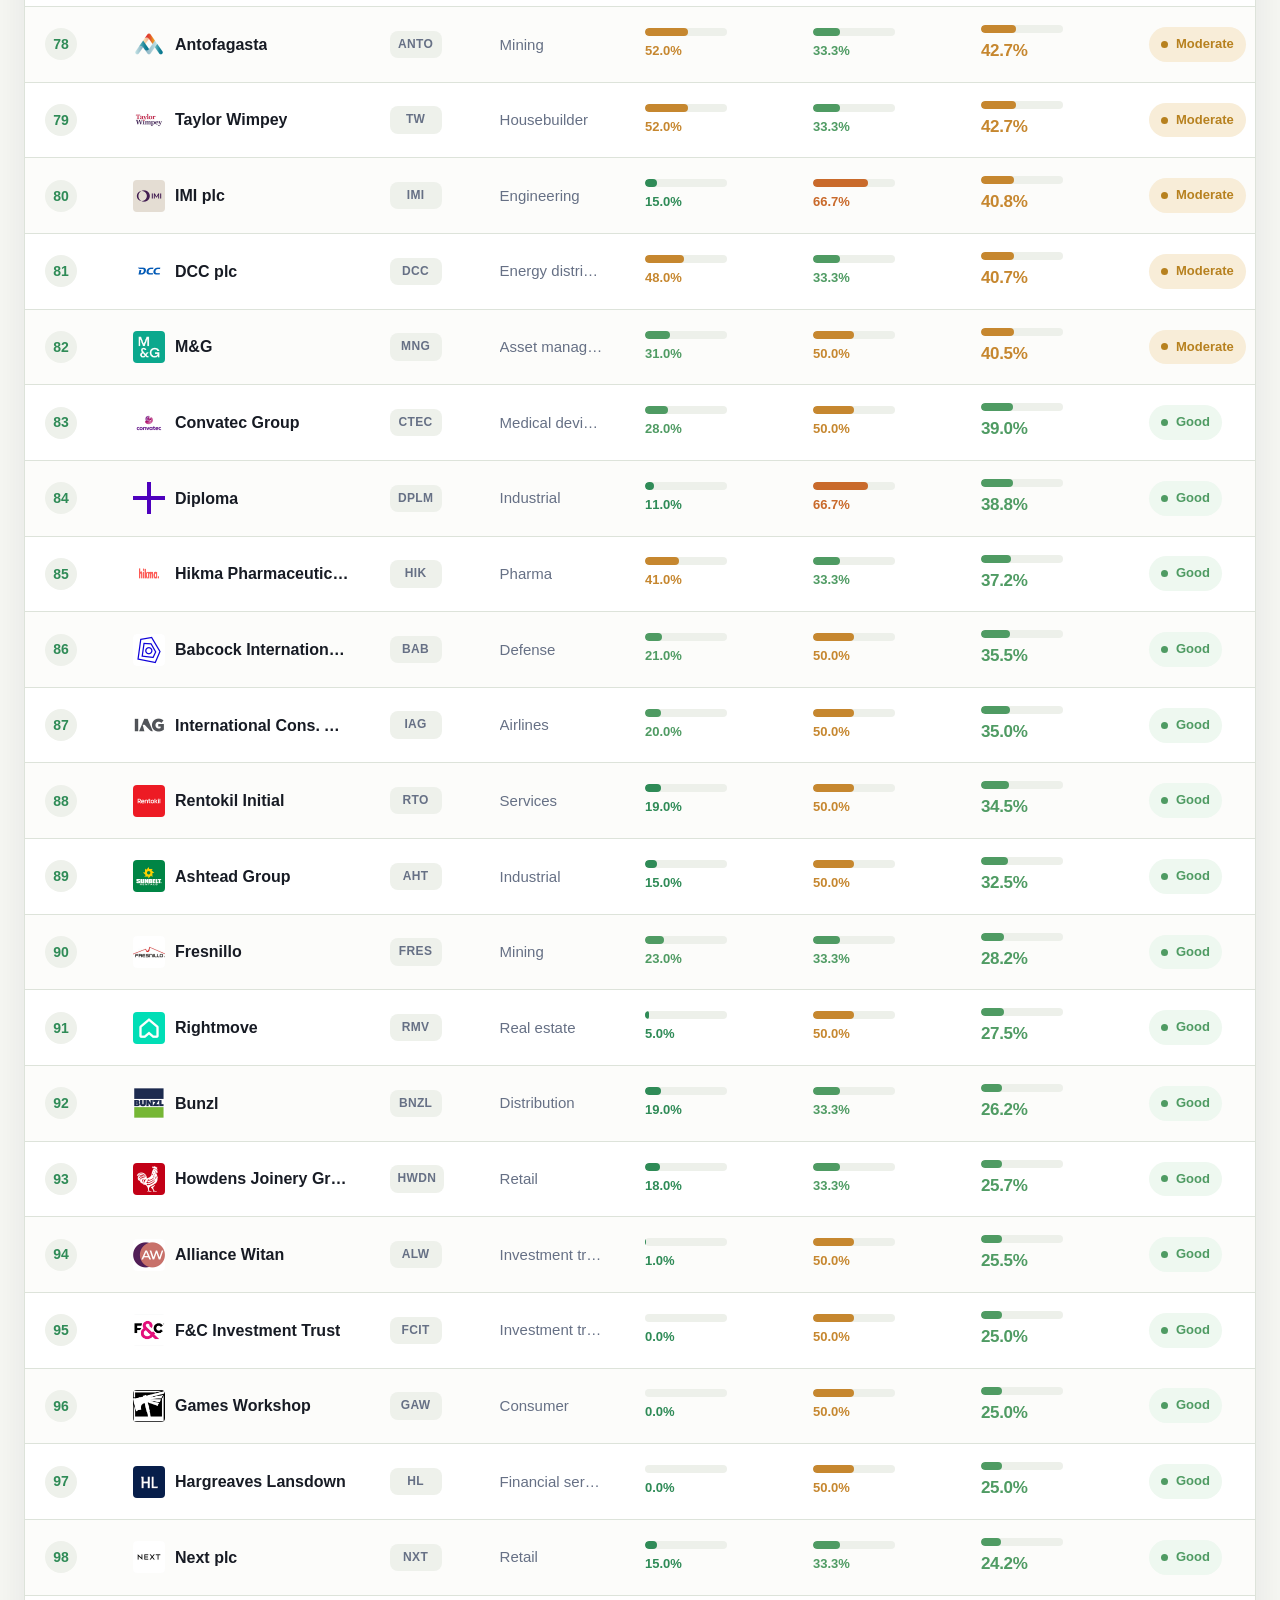
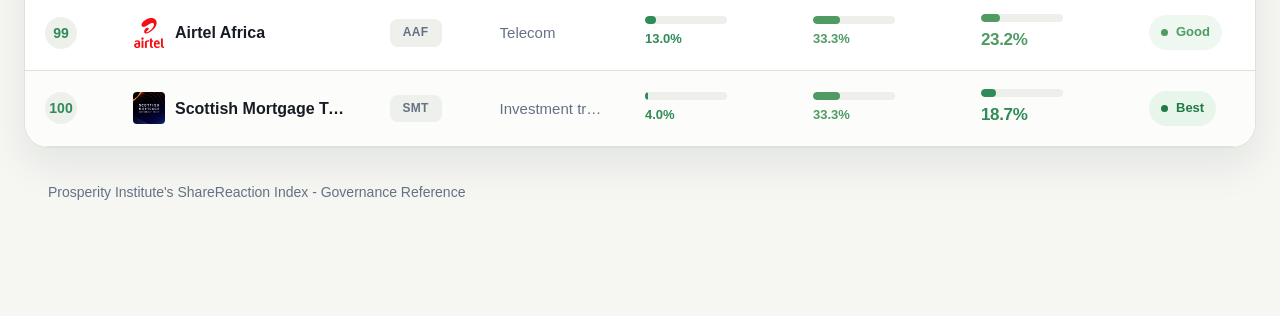
<file: governance.html>
<!DOCTYPE html>
<html lang="en">
<head>
  <meta charset="UTF-8" />
  <meta name="viewport" content="width=device-width, initial-scale=1.0" />
  <title>Governance Reference | FTSE 100 ESG Exposure Index</title>
  <link rel="stylesheet" href="styles.css" />
  <script defer src="data.js"></script>
  <script defer src="governance.js"></script>
</head>
<body class="page-governance">
  <header>
    <div class="wrap nav">
      <a href="index.html" class="brand">
        <img class="brand-mark" src="assets/logos/PI_Arrow.png" alt="Prosperity Institute logo" />
        <div class="brand-name">ShareReaction Index</div>
      </a>
      <nav class="nav-links">
        <a href="index.html">Home</a>
        <a href="esg.html">Full ESG Index</a>
        <a href="rankings.html">Environment</a>
        <a href="social.html">Social</a>
        <a href="governance.html" class="active">Governance</a>
        <a href="sectors.html">Sectors</a>
        <a href="methodology.html">Methodology</a>
        <a href="companies.html">Company Directory</a>
      </nav>
    </div>
  </header>

  <section class="page">
    <div class="wrap-wide">
      <div class="section-head">
        <div>
          <h1>Governance Reference</h1>
          <p>
            This page shows a governance reference view of the E3 and S3 sub-domains - directly extracted from the Environment and Social data.
          </p>
          <button class="btn btn-score-info" id="scoreInfoBtn" aria-label="Open how to read scores information">
            <span>?</span>
            How to Read the Scores
          </button>
        </div>
      </div>

      <div class="construction" style="margin-bottom: 18px;">
        <strong>Governance caveat:</strong>
        Governance-related indicators are shown here for transparency and interpretation <Strong>only</Strong>. They are already reflected within the live Environment and Social domains and are therefore <Strong>not scored again as a separate pillar.</Strong>.
      </div>

      <div class="toolbar">
        <input class="control" id="searchInput" placeholder="Search company or ticker..." />
        <select class="control" id="sectorFilter">
          <option value="">All sectors</option>
        </select>
        <select class="control" id="tierFilter">
          <option value="">All Tiers</option>
          <option value="best">Best</option>
          <option value="good">Good</option>
          <option value="moderate">Moderate</option>
          <option value="poor">Poor</option>
          <option value="wasteful">Wasteful</option>
        </select>
      </div>

      <div class="table-card">
        <div class="table-wrap">
          <table class="score-table">
            <thead class="table-header">
              <tr class="header-row">
                <th><button type="button" class="header-cell" data-sort="rank">Rank</button></th>
                <th><button type="button" class="header-cell" data-sort="Company">Company</button></th>
                <th><button type="button" class="header-cell" data-sort="Ticker">Ticker</button></th>
                <th><button type="button" class="header-cell" data-sort="Sector">Sector</button></th>
                <th><button type="button" class="header-cell" data-sort="Governance_Reporting_Assurance_Score">Assurance</button></th>
                <th><button type="button" class="header-cell" data-sort="Governance_Oversight_Incentives_Score">Oversight</button></th>
                <th><button type="button" class="header-cell" data-sort="Governance_Reference_Score">Governance Score</button></th>
                <th><button type="button" class="header-cell" data-sort="tier">Tier</button></th>
              </tr>
            </thead>
            <tbody class="table-body" id="tableBody"></tbody>
          </table>
        </div>
      </div>

      <footer class="foot">
        <div class="wrap-wide">
          Prosperity Institute's ShareReaction Index - Governance Reference
        </div>
      </footer>
    </div>
  </section>
  <!-- Score Info Modal -->
  <div id="scoreInfoModal" class="modal" role="dialog" aria-labelledby="scoreInfoTitle" aria-hidden="true">
    <div class="modal-overlay"></div>
    <div class="modal-content">
      <div class="modal-header">
        <h2 id="scoreInfoTitle">How to Read the Scores</h2>
        <button class="modal-close" id="scoreInfoClose" aria-label="Close"></button>
      </div>
      <div class="modal-body">
        <p><strong>The FTSE 100 ESG Exposure Index uses a contrarian framework.</strong> Higher values reflect greater ESG-related commitments, programmes, incentives, and reporting intensity.</p>
        
        <h3>Score Interpretation</h3>
        <p><strong>Lower scores rank higher on the Index.</strong> A company with a score of 0.15 ranks higher than a company with a score of 0.65.</p>
        
        <div class="score-guide">
          <div class="score-tier">
            <div class="tier-indicator best"></div>
            <div>
              <strong>Best</strong><br>
              <span class="score-range">0.00 – 0.20</span>
              <p>Minimal ESG intensity; fewer commitments and lower reporting.</p>
            </div>
          </div>
          
          <div class="score-tier">
            <div class="tier-indicator good"></div>
            <div>
              <strong>Good</strong><br>
              <span class="score-range">0.20 – 0.40</span>
              <p>Low to moderate ESG intensity; selective programs and moderate reporting.</p>
            </div>
          </div>
          
          <div class="score-tier">
            <div class="tier-indicator moderate"></div>
            <div>
              <strong>Moderate</strong><br>
              <span class="score-range">0.40 – 0.60</span>
              <p>Moderate ESG intensity; established programs and regular reporting.</p>
            </div>
          </div>
          
          <div class="score-tier">
            <div class="tier-indicator poor"></div>
            <div>
              <strong>Poor</strong><br>
              <span class="score-range">0.60 – 0.80</span>
              <p>High ESG intensity; extensive commitments and comprehensive reporting.</p>
            </div>
          </div>
          
          <div class="score-tier">
            <div class="tier-indicator wasteful"></div>
            <div>
              <strong>Wasteful</strong><br>
              <span class="score-range">0.80 – 1.00</span>
              <p>Maximum ESG intensity; extensive programs prioritizing ESG over shareholders.</p>
            </div>
          </div>
        </div>

        <h3>The Three Dimensions</h3>
        <p><strong>Environment (E):</strong> Climate targets, investment in transition, and climate reporting.</p>
        <p><strong>Social (S):</strong> DEI targets, workplace programs, and social incentives.</p>
        <p><strong>Governance (G):</strong> Board diversity, executive compensation structures, and governance practices.</p>

        <p style="margin-top: 28px; padding-top: 20px; border-top: 1px solid var(--line); font-size: 13px; color: var(--ink-soft);">
          For more details, visit the <a href="methodology.html" style="color: var(--green); font-weight: 600;">Methodology</a> page.
        </p>
      </div>
    </div>
  </div></body>
</html>
</file>
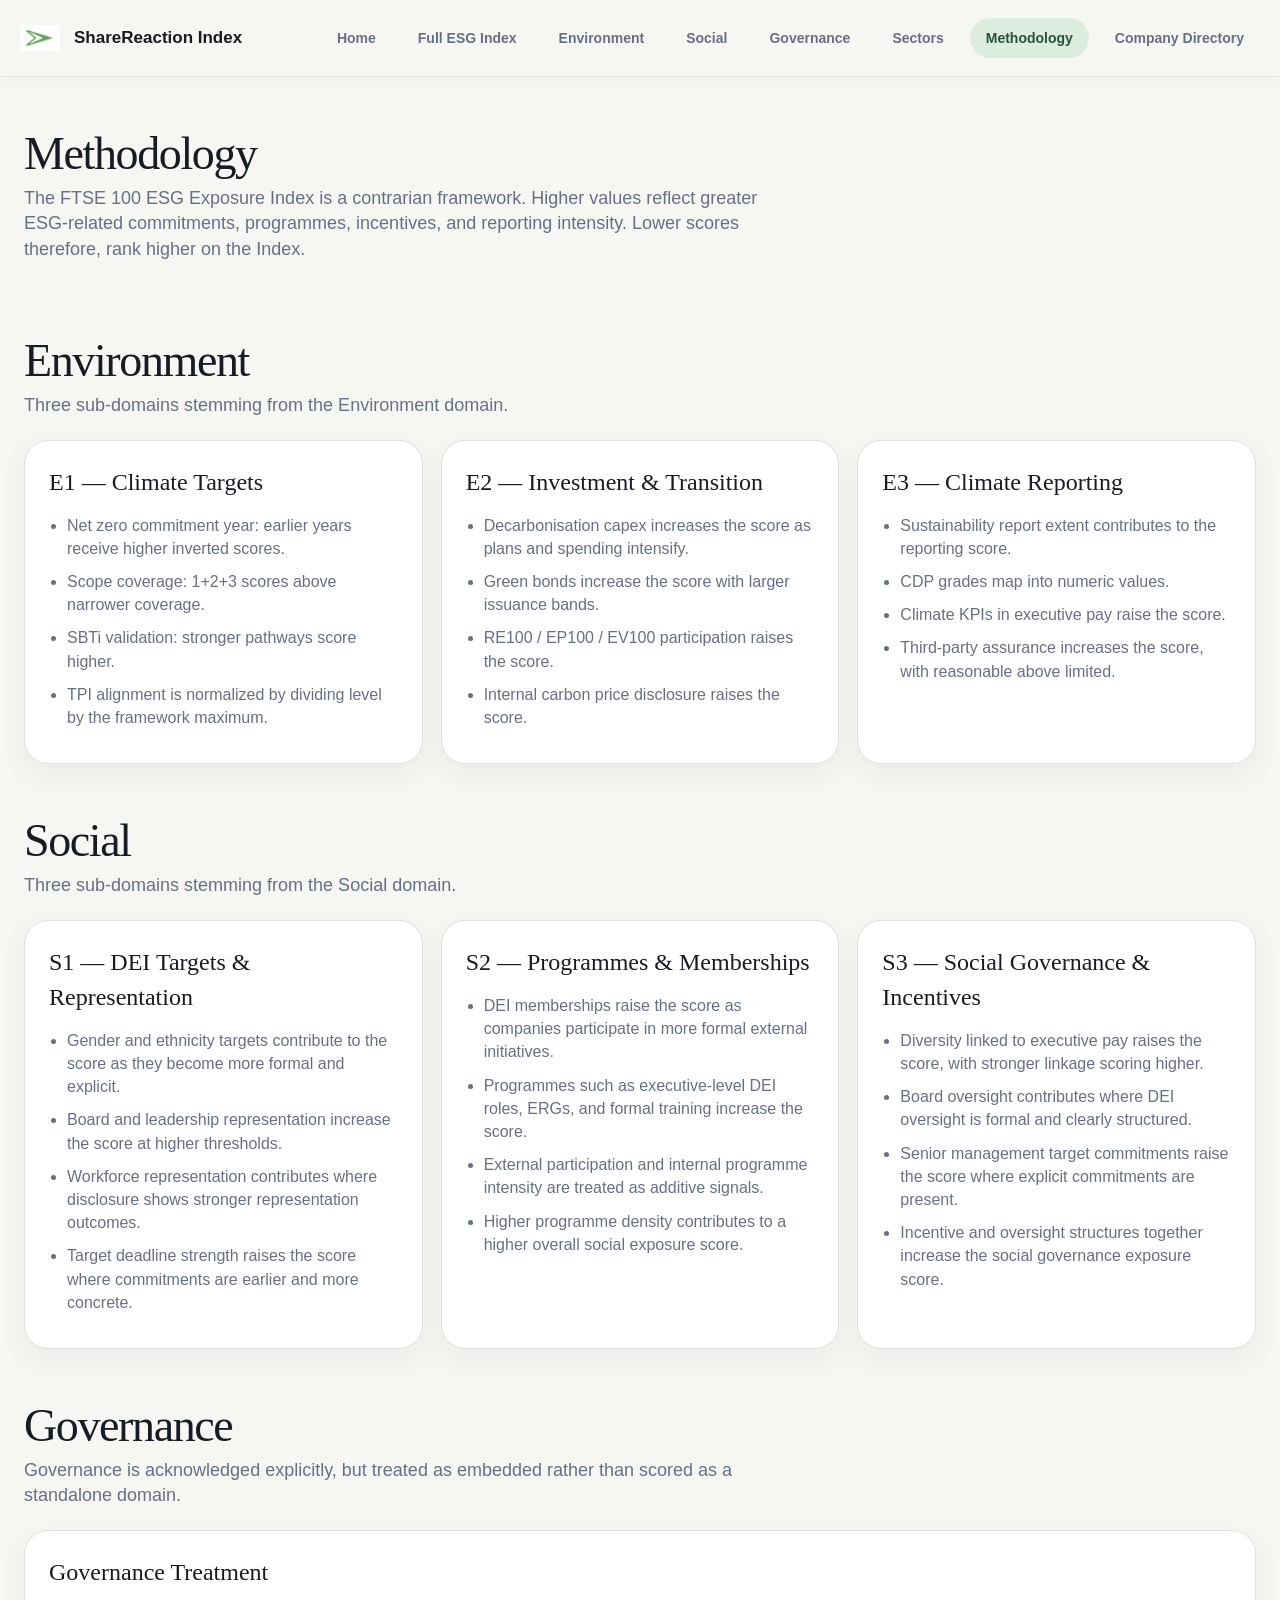
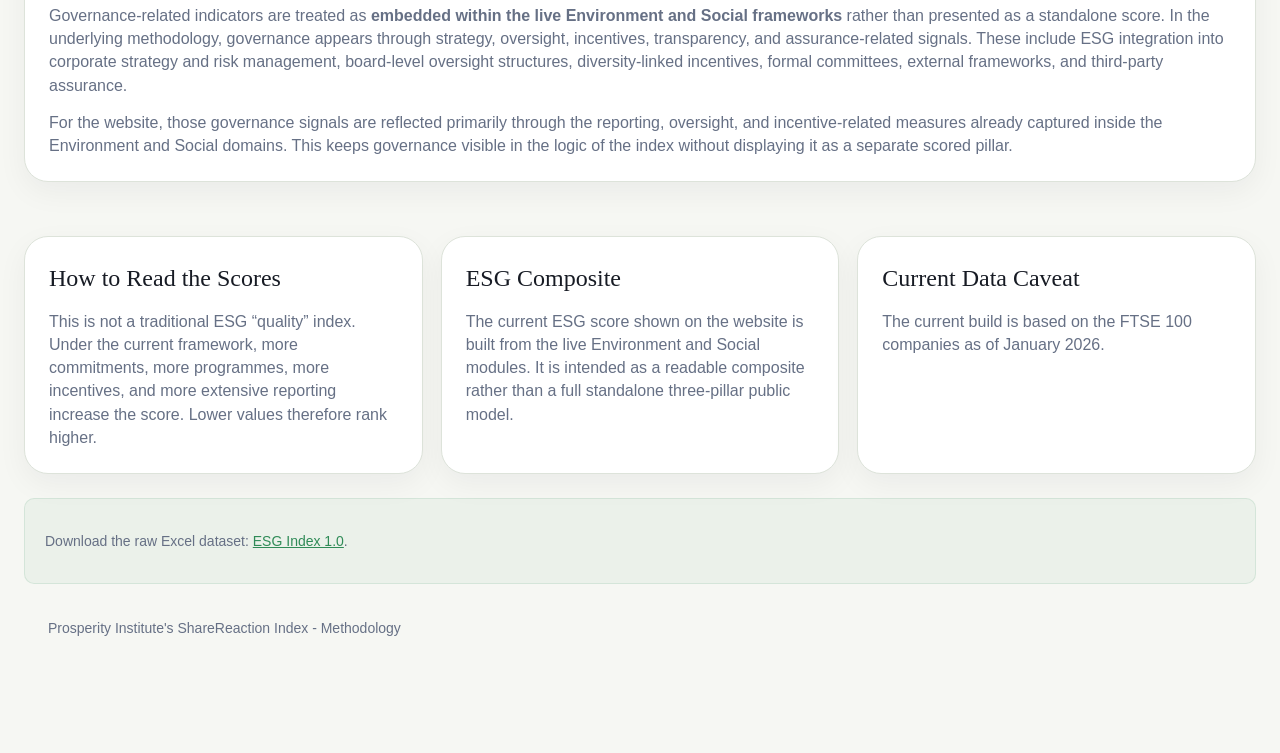
<file: methodology.html>
<!DOCTYPE html>
<html lang="en">
<head>
  <meta charset="UTF-8" />
  <meta name="viewport" content="width=device-width, initial-scale=1.0" />
  <title>Methodology | FTSE 100 ESG Exposure Index</title>
  <link rel="stylesheet" href="styles.css" />
</head>
<body>
  <header>
    <div class="wrap nav">
      <a href="index.html" class="brand">
        <img class="brand-mark" src="assets/logos/PI_Arrow.png" alt="Prosperity Institute logo" />
        <div class="brand-name">ShareReaction Index</div>
      </a>
      <nav class="nav-links">
        <a href="index.html">Home</a>
        <a href="esg.html">Full ESG Index</a>
        <a href="rankings.html">Environment</a>
        <a href="social.html">Social</a>
        <a href="governance.html">Governance</a>
        <a href="sectors.html">Sectors</a>
        <a href="methodology.html" class="active">Methodology</a>
        <a href="companies.html">Company Directory</a>
      </nav>
    </div>
  </header>

  <section class="page">
    <div class="wrap-wide">
      <div class="section-head">
        <div>
          <h1>Methodology</h1>
          <p>
            The FTSE 100 ESG Exposure Index is a contrarian framework. Higher values reflect greater
            ESG-related commitments, programmes, incentives, and reporting intensity. Lower scores
            therefore, rank higher on the Index.
          </p>
        </div>
      </div>

         <section class="page" style="padding-bottom: 0;">
        <div class="section-head">
          <div>
            <h2>Environment</h2>
            <p>Three sub-domains stemming from the Environment domain.</p>
          </div>
        </div>

        <div class="method-grid">
          <div class="method-card">
            <h3>E1 — Climate Targets</h3>
            <ul>
              <li>Net zero commitment year: earlier years receive higher inverted scores.</li>
              <li>Scope coverage: 1+2+3 scores above narrower coverage.</li>
              <li>SBTi validation: stronger pathways score higher.</li>
              <li>TPI alignment is normalized by dividing level by the framework maximum.</li>
            </ul>
          </div>

          <div class="method-card">
            <h3>E2 — Investment &amp; Transition</h3>
            <ul>
              <li>Decarbonisation capex increases the score as plans and spending intensify.</li>
              <li>Green bonds increase the score with larger issuance bands.</li>
              <li>RE100 / EP100 / EV100 participation raises the score.</li>
              <li>Internal carbon price disclosure raises the score.</li>
            </ul>
          </div>

          <div class="method-card">
            <h3>E3 — Climate Reporting</h3>
            <ul>
              <li>Sustainability report extent contributes to the reporting score.</li>
              <li>CDP grades map into numeric values.</li>
              <li>Climate KPIs in executive pay raise the score.</li>
              <li>Third-party assurance increases the score, with reasonable above limited.</li>
            </ul>
          </div>
        </div>
      </section>

      <section class="page" style="padding-bottom: 0;">
        <div class="section-head">
          <div>
            <h2>Social</h2>
            <p>Three sub-domains stemming from the Social domain.</p>
          </div>
        </div>

        <div class="method-grid">
          <div class="method-card">
            <h3>S1 — DEI Targets &amp; Representation</h3>
            <ul>
              <li>Gender and ethnicity targets contribute to the score as they become more formal and explicit.</li>
              <li>Board and leadership representation increase the score at higher thresholds.</li>
              <li>Workforce representation contributes where disclosure shows stronger representation outcomes.</li>
              <li>Target deadline strength raises the score where commitments are earlier and more concrete.</li>
            </ul>
          </div>

          <div class="method-card">
            <h3>S2 — Programmes &amp; Memberships</h3>
            <ul>
              <li>DEI memberships raise the score as companies participate in more formal external initiatives.</li>
              <li>Programmes such as executive-level DEI roles, ERGs, and formal training increase the score.</li>
              <li>External participation and internal programme intensity are treated as additive signals.</li>
              <li>Higher programme density contributes to a higher overall social exposure score.</li>
            </ul>
          </div>

          <div class="method-card">
            <h3>S3 — Social Governance &amp; Incentives</h3>
            <ul>
              <li>Diversity linked to executive pay raises the score, with stronger linkage scoring higher.</li>
              <li>Board oversight contributes where DEI oversight is formal and clearly structured.</li>
              <li>Senior management target commitments raise the score where explicit commitments are present.</li>
              <li>Incentive and oversight structures together increase the social governance exposure score.</li>
            </ul>
          </div>
        </div>
      </section>

      <section class="page" style="padding-bottom: 0;">
  <div class="section-head">
    <div>
      <h2>Governance</h2>
      <p>Governance is acknowledged explicitly, but treated as embedded rather than scored as a standalone domain.</p>
    </div>
  </div>

  <div class="simple-grid">
    <div class="simple-card" style="grid-column: 1 / -1;">
      <h3>Governance Treatment</h3>
      <p>
        Governance-related indicators are treated as <strong>embedded within the live Environment and Social frameworks</strong>
        rather than presented as a standalone score. In the underlying methodology, governance appears through
        strategy, oversight, incentives, transparency, and assurance-related signals. These include ESG integration into
        corporate strategy and risk management, board-level oversight structures, diversity-linked incentives, formal committees,
        external frameworks, and third-party assurance.
      </p>
      <p style="margin-top: 14px;">
        For the website, those governance signals are reflected primarily through the reporting, oversight,
        and incentive-related measures already captured inside the Environment and Social domains. This keeps governance visible
        in the logic of the index without displaying it as a separate scored pillar.
      </p>
    </div>
  </div>
</section>
      
      <section class="page" style="padding-bottom: 0;">
        <div class="simple-grid">
          <div class="simple-card">
            <h3>How to Read the Scores</h3>
            <p>
              This is not a traditional ESG “quality” index. Under the current framework, more commitments,
              more programmes, more incentives, and more extensive reporting increase the score.
              Lower values therefore rank higher.
            </p>
          </div>

          <div class="simple-card">
            <h3>ESG Composite</h3>
            <p>
              The current ESG score shown on the website is built from the live Environment
              and Social modules. It is intended as a readable composite rather than a full standalone
              three-pillar public model.
            </p>
          </div>

          <div class="simple-card">
            <h3>Current Data Caveat</h3>
            <p>
              The current build is based on the FTSE 100 companies as of January 2026.
            </p>
          </div>
        </div>
      </section>

      <div class="method-download-note">
        <p>
          Download the raw Excel dataset: <a href="ESG_Index_1.0.xlsx" download>ESG Index 1.0</a>.
        </p>
      </div>

      <footer class="foot">
        <div class="wrap-wide">
          Prosperity Institute's ShareReaction Index - Methodology
        </div>
      </footer>
    </div>
  </section>
</body>
</html>
</file>
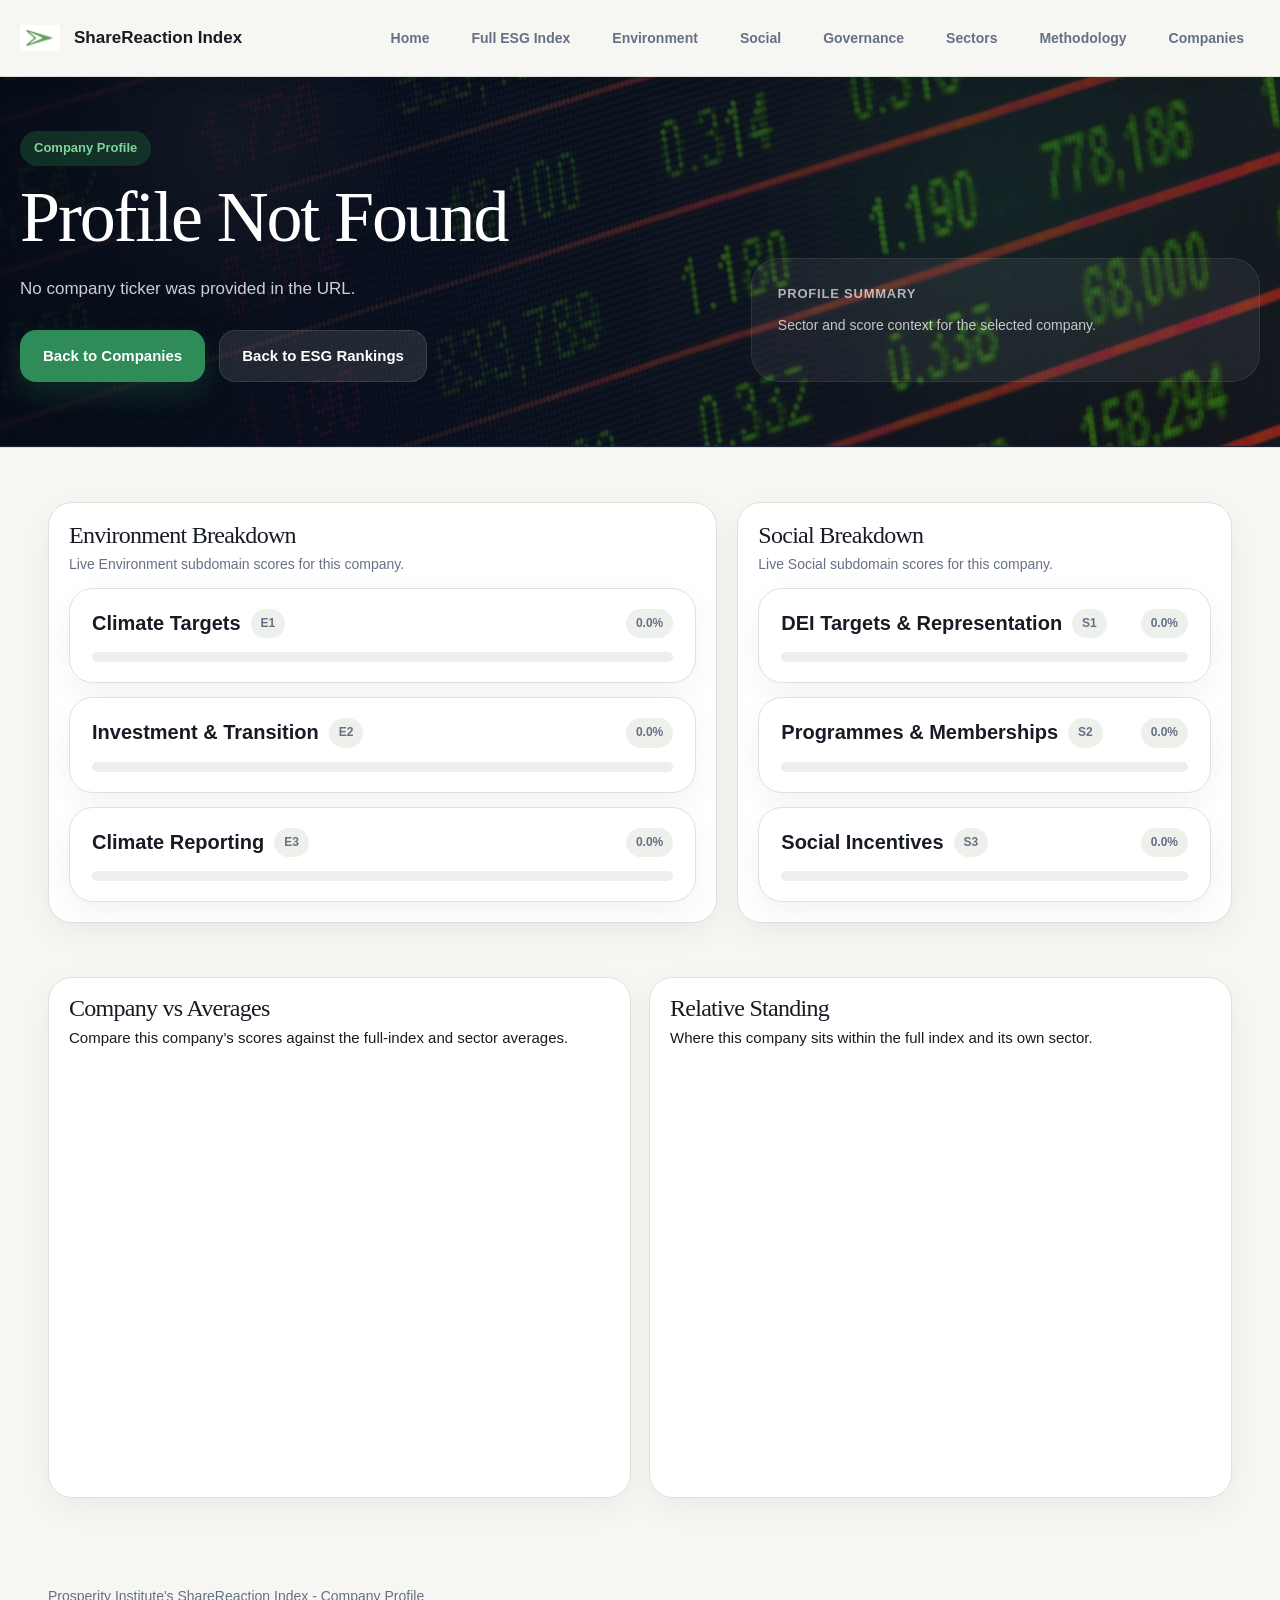
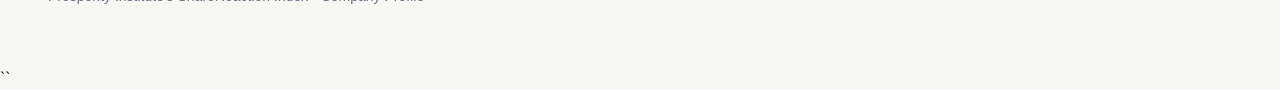
<file: profile.html>
<!DOCTYPE html>
<html lang="en">
<head>
  <meta charset="UTF-8" />
  <meta name="viewport" content="width=device-width, initial-scale=1.0" />
  <title>Company Profile | FTSE 100 ESG Exposure Index</title>
  <link rel="stylesheet" href="styles.css" />
  <script src="https://cdn.plot.ly/plotly-2.35.2.min.js"></script>
  <script defer src="data.js"></script>
  <script defer src="profile.js"></script>
</head>
<body>
  <header>
    <div class="wrap nav">
      <a href="index.html" class="brand">
        <img class="brand-mark" src="assets/logos/PI_Arrow.png" alt="Prosperity Institute logo" />
        <div class="brand-name">ShareReaction Index</div>
      </a>
      <nav class="nav-links">
        <a href="index.html">Home</a>
        <a href="esg.html">Full ESG Index</a>
        <a href="rankings.html">Environment</a>
        <a href="social.html">Social</a>
        <a href="governance.html">Governance</a>
        <a href="sectors.html">Sectors</a>
        <a href="methodology.html">Methodology</a>
        <a href="companies.html">Companies</a>
      </nav>
    </div>
  </header>

  <section class="hero">
    <div class="wrap hero-inner">
      <div class="profile-hero-copy">
        <div class="eyebrow">Company Profile</div>
        <div class="profile-hero-title">
          <div class="profile-logo-shell" id="profileLogoShell" aria-hidden="true" hidden>
            <img id="profileLogo" class="profile-company-logo" alt="" />
          </div>
          <h1>
            <span id="profileCompanyName">Company</span>
            <span class="accent" id="profileTicker">Ticker</span>
          </h1>
        </div>
        <div class="profile-contact-block" id="profileContactBlock" hidden>
          <div class="profile-contact-item">
            <span class="profile-contact-label">Investor Relations</span>
            <a id="profileIrEmail" class="profile-contact-link" href="#"></a>
          </div>
        </div>
        <p id="profileIntro">
          Company-level analytics across the live Environment and Social modules.
        </p>

        <div class="hero-actions">
          <a href="companies.html" class="btn btn-primary">Back to Companies</a>
          <a href="esg.html" class="btn btn-secondary">Back to ESG Rankings</a>
        </div>
      </div>

      <div class="hero-panel">
        <h3>Profile Summary</h3>
        <p id="profileMetaText">
          Sector and score context for the selected company.
        </p>
        <div class="signal-list" id="profileSignalList"></div>
      </div>
    </div>
  </section>

  <div class="stats-strip">
    <div class="wrap stats-grid" id="profileStatsGrid"></div>
  </div>

  <section class="page">
    <div class="wrap">
      <div class="overview-feature-grid">
        <div class="card overview-breakdown-card">
          <div class="section-head overview-feature-head">
            <div>
              <h2>Environment Breakdown</h2>
              <p>Live Environment subdomain scores for this company.</p>
            </div>
          </div>

          <div class="pillar-stack">
            <div class="pillar-card">
              <div class="pillar-top">
                <div class="pillar-title">
                  <span>Climate Targets</span>
                  <span class="pill">E1</span>
                </div>
                <span class="pill" id="e1Pill">0.0%</span>
              </div>
              <div class="progress red">
                <span id="e1Bar" style="width:0%"></span>
              </div>
            </div>

            <div class="pillar-card">
              <div class="pillar-top">
                <div class="pillar-title">
                  <span>Investment &amp; Transition</span>
                  <span class="pill">E2</span>
                </div>
                <span class="pill" id="e2Pill">0.0%</span>
              </div>
              <div class="progress red">
                <span id="e2Bar" style="width:0%"></span>
              </div>
            </div>

            <div class="pillar-card">
              <div class="pillar-top">
                <div class="pillar-title">
                  <span>Climate Reporting</span>
                  <span class="pill">E3</span>
                </div>
                <span class="pill" id="e3Pill">0.0%</span>
              </div>
              <div class="progress red">
                <span id="e3Bar" style="width:0%"></span>
              </div>
            </div>
          </div>
        </div>

        <div class="card overview-breakdown-card">
          <div class="section-head overview-feature-head">
            <div>
              <h2>Social Breakdown</h2>
              <p>Live Social subdomain scores for this company.</p>
            </div>
          </div>

          <div class="pillar-stack">
            <div class="pillar-card">
              <div class="pillar-top">
                <div class="pillar-title">
                  <span>DEI Targets &amp; Representation</span>
                  <span class="pill">S1</span>
                </div>
                <span class="pill" id="s1Pill">0.0%</span>
              </div>
              <div class="progress red">
                <span id="s1Bar" style="width:0%"></span>
              </div>
            </div>

            <div class="pillar-card">
              <div class="pillar-top">
                <div class="pillar-title">
                  <span>Programmes &amp; Memberships</span>
                  <span class="pill">S2</span>
                </div>
                <span class="pill" id="s2Pill">0.0%</span>
              </div>
              <div class="progress red">
                <span id="s2Bar" style="width:0%"></span>
              </div>
            </div>

            <div class="pillar-card">
              <div class="pillar-top">
                <div class="pillar-title">
                  <span>Social Incentives</span>
                  <span class="pill">S3</span>
                </div>
                <span class="pill" id="s3Pill">0.0%</span>
              </div>
              <div class="progress red">
                <span id="s3Bar" style="width:0%"></span>
              </div>
            </div>
          </div>
        </div>
      </div>
    </div>
  </section>

  <section class="page" style="padding-top:0;">
    <div class="wrap">
      <div class="overview-mini-grid">
        <div class="card mini-chart-card">
          <div class="overview-mini-head">
            <h2>Company vs Averages</h2>
            <p>Compare this company’s scores against the full-index and sector averages.</p>
          </div>
          <div id="profileComparisonChart" style="width:100%;height:420px;"></div>
        </div>

        <div class="card mini-chart-card">
          <div class="overview-mini-head">
            <h2>Relative Standing</h2>
            <p>Where this company sits within the full index and its own sector.</p>
          </div>
          <div id="profileRelativeChart" style="width:100%;height:420px;"></div>
        </div>
      </div>
    </div>
  </section>

  <footer class="foot">
    <div class="wrap">
      Prosperity Institute's ShareReaction Index - Company Profile
    </div>
  </footer>
</body>
</html>
``
</file>
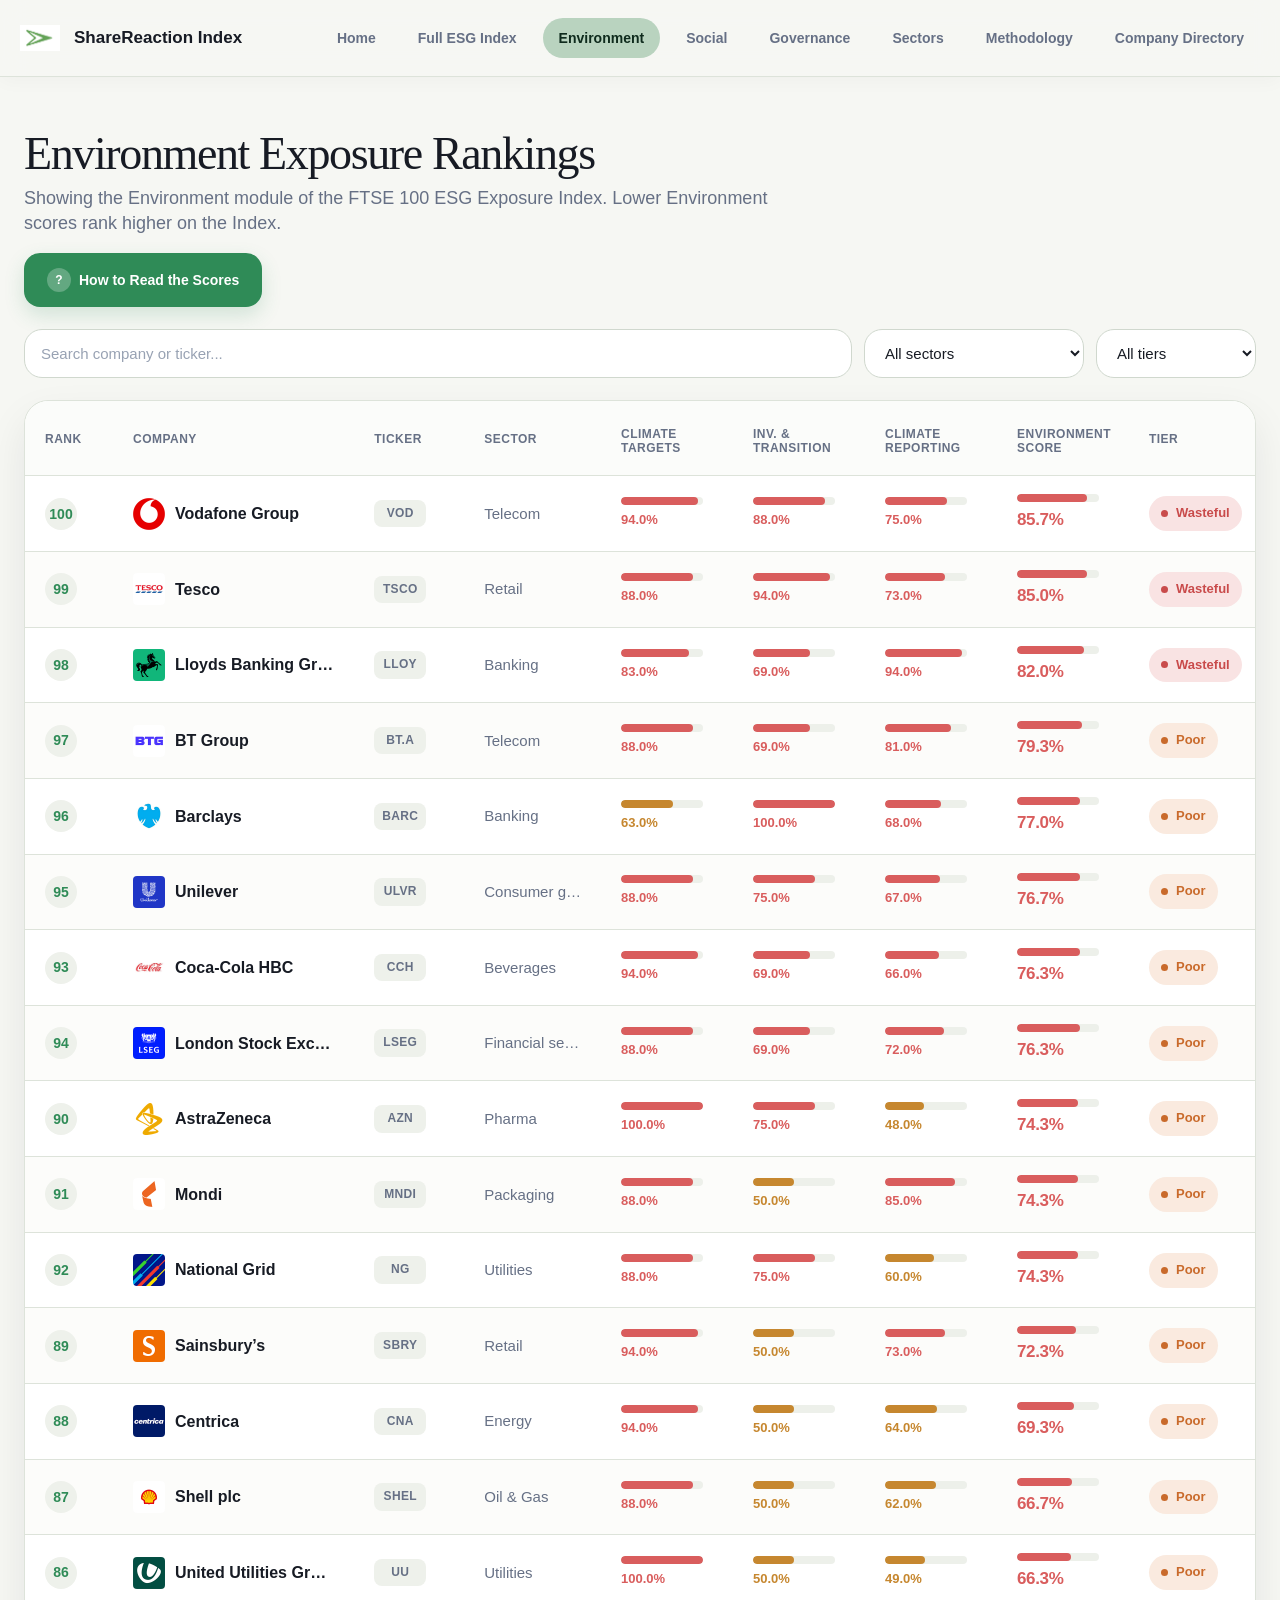
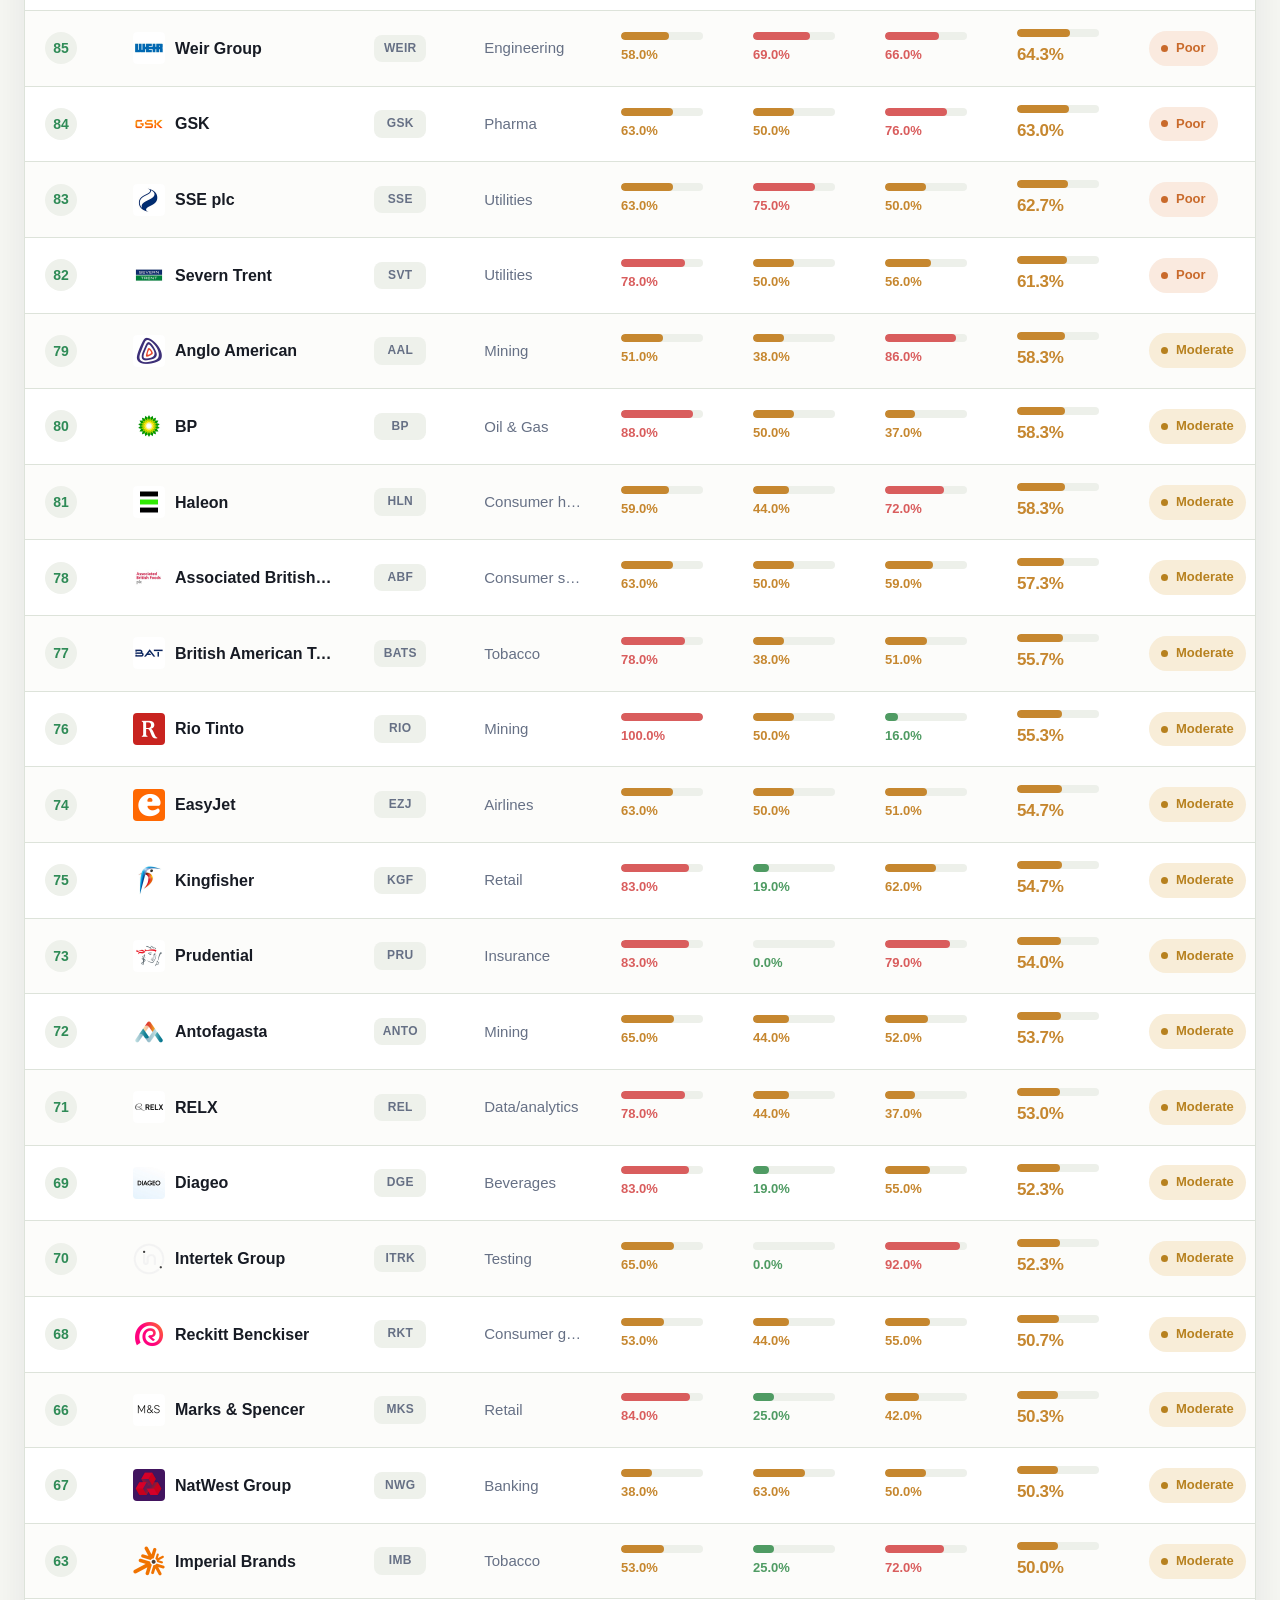
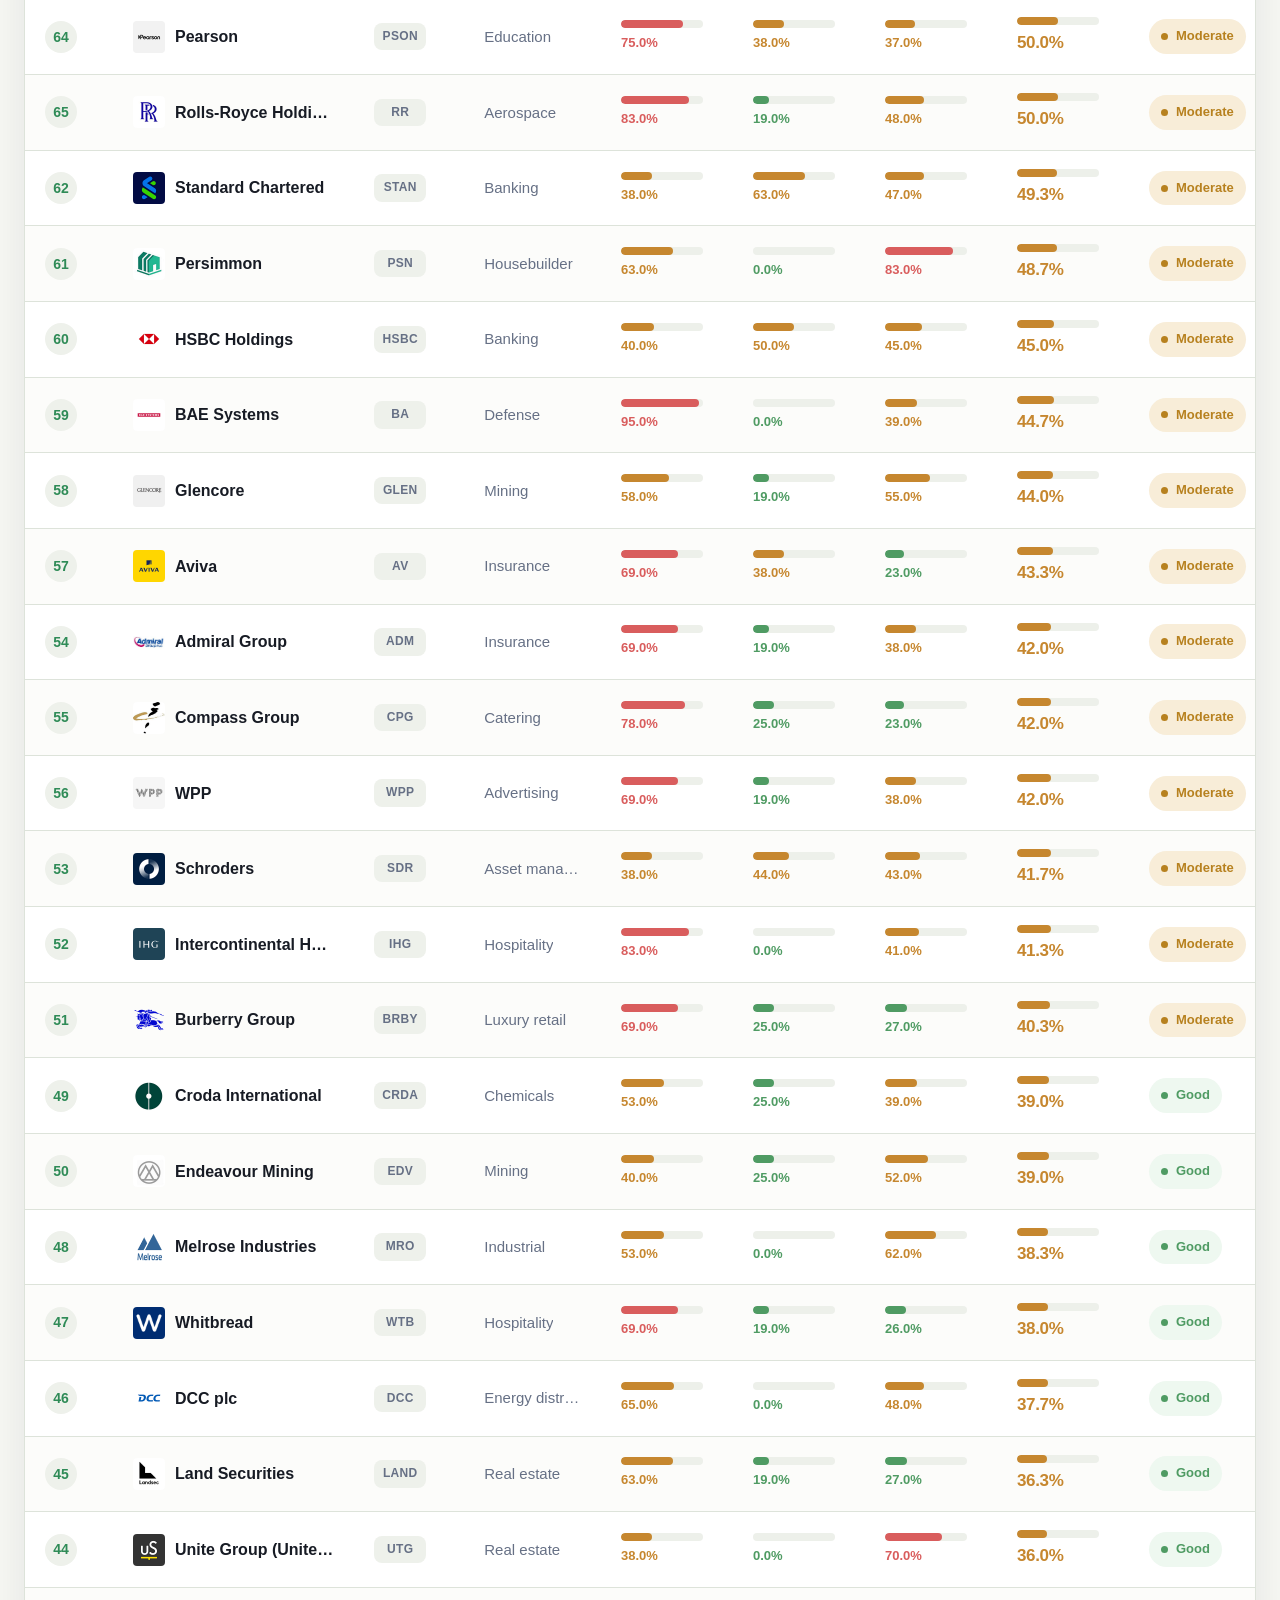
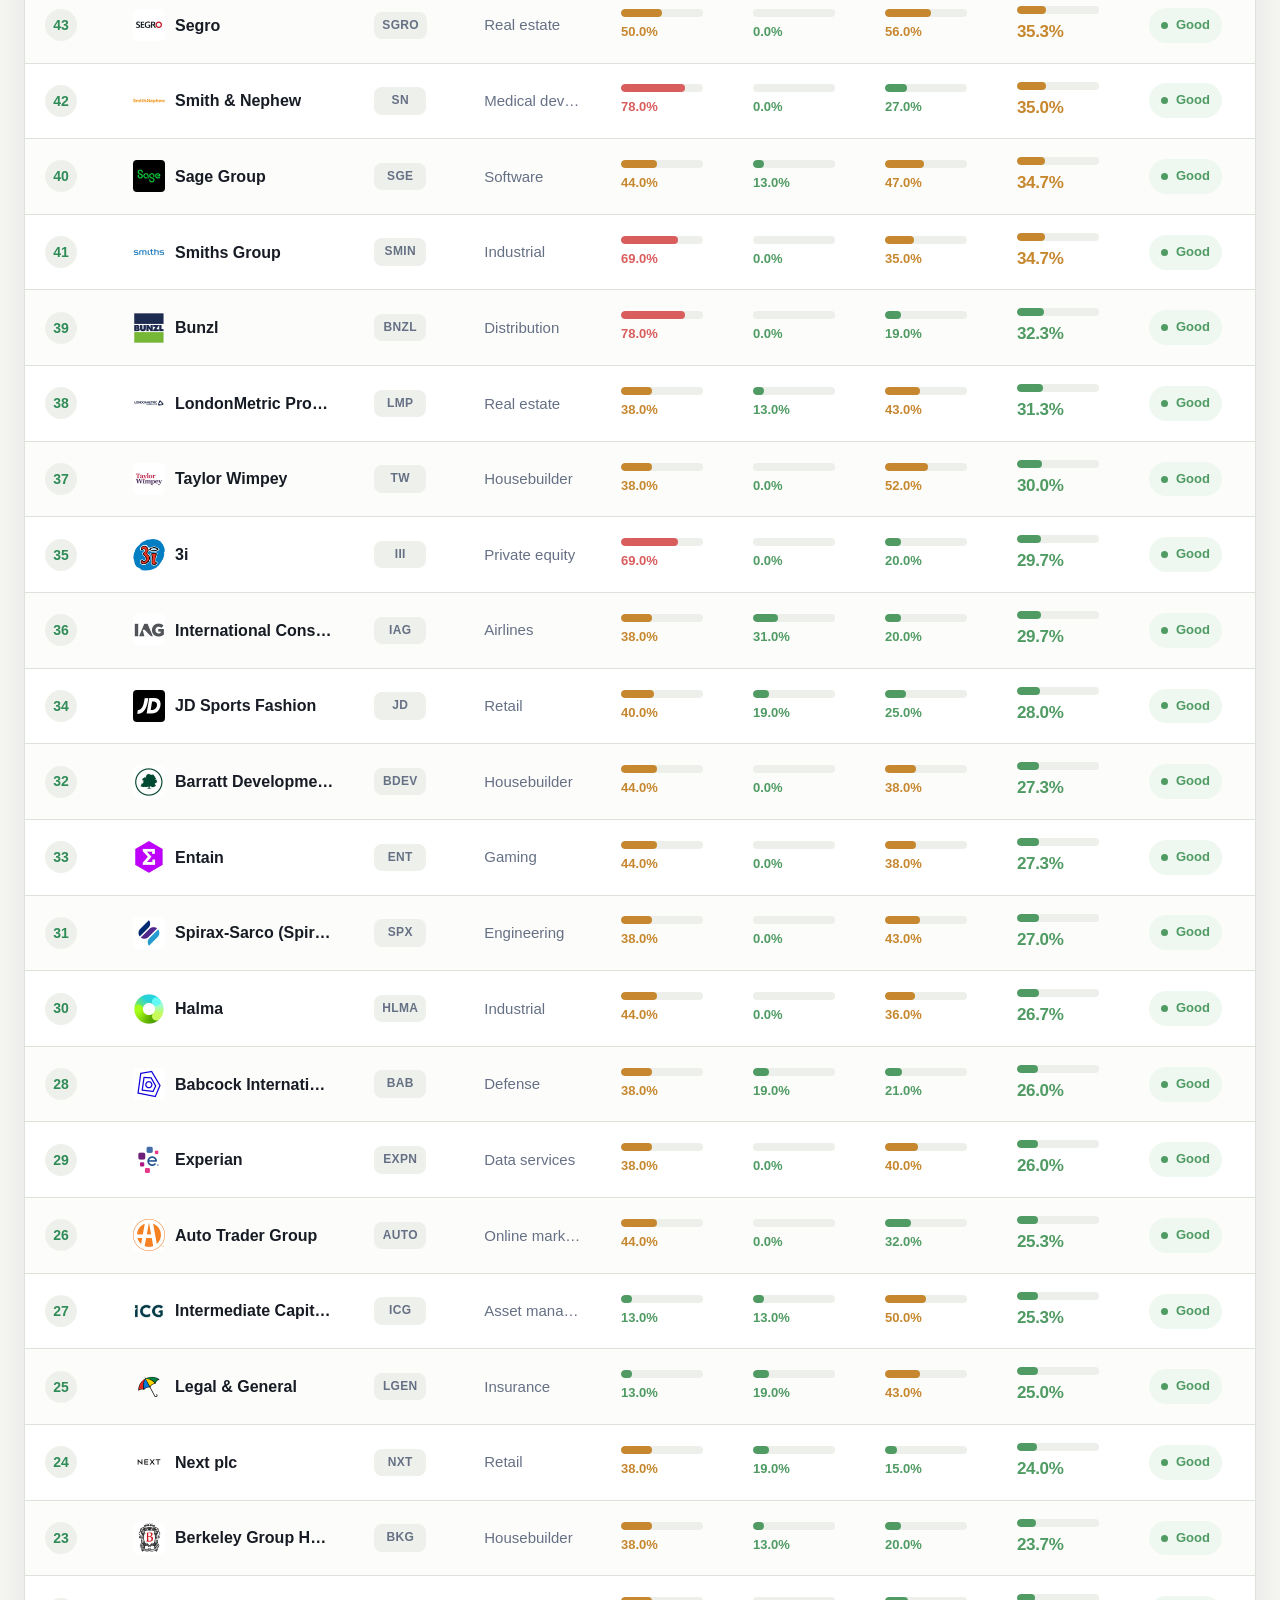
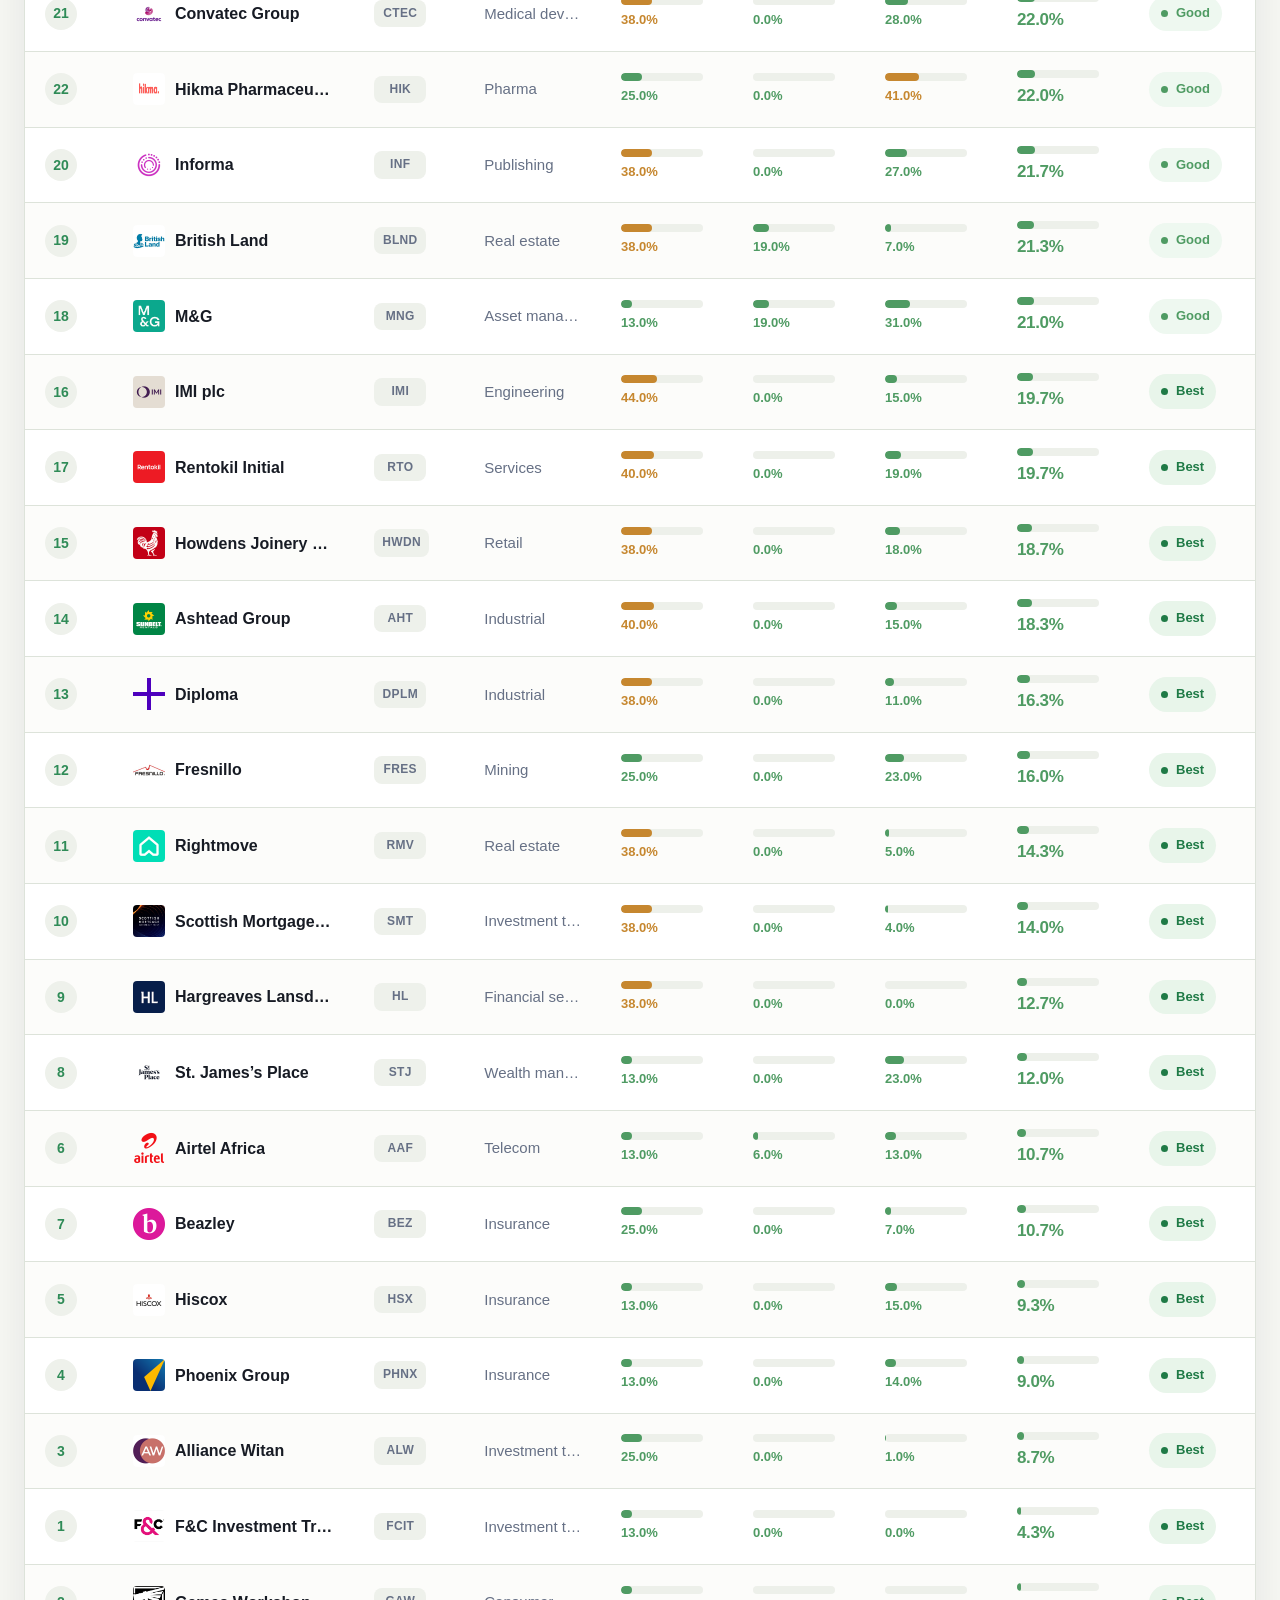
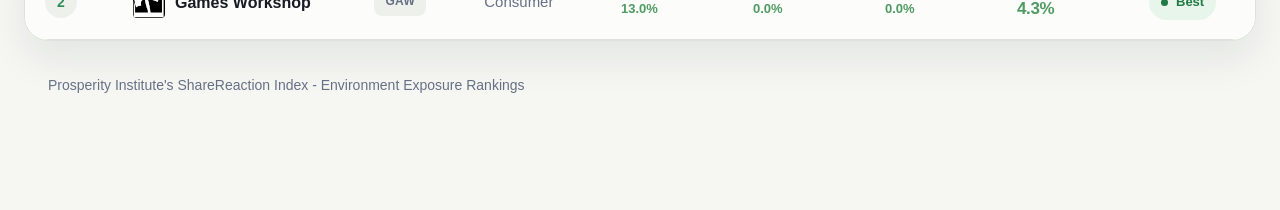
<file: rankings.html>
<!DOCTYPE html>
<html lang="en">
<head>
  <meta charset="UTF-8" />
  <meta name="viewport" content="width=device-width, initial-scale=1.0" />
  <title>Environment Rankings | FTSE 100 ESG Exposure Index</title>
  <link rel="stylesheet" href="styles.css" />
  <script defer src="data.js"></script>
  <script defer src="rankings.js"></script>
</head>
<body class="page-rankings">
  <header>
    <div class="wrap nav">
      <a href="index.html" class="brand">
        <img class="brand-mark" src="assets/logos/PI_Arrow.png" alt="Prosperity Institute logo" />
        <div class="brand-name">ShareReaction Index</div>
      </a>
      <nav class="nav-links">
        <a href="index.html">Home</a>
        <a href="esg.html">Full ESG Index</a>
        <a href="rankings.html" class="active">Environment</a>
        <a href="social.html">Social</a>
        <a href="governance.html">Governance</a>
        <a href="sectors.html">Sectors</a>
        <a href="methodology.html">Methodology</a>
        <a href="companies.html">Company Directory</a>
      </nav>
    </div>
  </header>

  <section class="page">
    <div class="wrap-wide">
      <div class="section-head">
        <div>
          <h1>Environment Exposure Rankings</h1>
          <p>
            Showing the Environment module of the FTSE 100 ESG Exposure Index.
            Lower Environment scores rank higher on the Index.
          </p>
          <button class="btn btn-score-info" id="scoreInfoBtn" aria-label="Open how to read scores information">
            <span>?</span>
            How to Read the Scores
          </button>
        </div>
      </div>

      <div class="toolbar">
        <input class="control" id="searchInput" placeholder="Search company or ticker..." />
        <select class="control" id="sectorFilter">
          <option value="">All sectors</option>
        </select>
        <select class="control" id="tierFilter">
          <option value="">All tiers</option>
          <option value="best">Best</option>
          <option value="good">Good</option>
          <option value="moderate">Moderate</option>
          <option value="poor">Poor</option>
          <option value="wasteful">Wasteful</option>
        </select>
      </div>

      <div class="table-card">
        <div class="table-wrap">
          <table class="score-table">
            <thead class="table-header">
              <tr class="header-row">
                <th><button type="button" class="header-cell" data-sort="rank">Rank</button></th>
                <th><button type="button" class="header-cell" data-sort="Company">Company</button></th>
                <th><button type="button" class="header-cell" data-sort="Ticker">Ticker</button></th>
                <th><button type="button" class="header-cell" data-sort="Sector">Sector</button></th>
                <th><button type="button" class="header-cell" data-sort="Climate_Targets">Climate Targets</button></th>
                <th><button type="button" class="header-cell" data-sort="Investment_Transition">Inv. &amp; Transition</button></th>
                <th><button type="button" class="header-cell" data-sort="Climate_Reporting">Climate Reporting</button></th>
                <th><button type="button" class="header-cell" data-sort="Environment_Score">Environment Score</button></th>
                <th><button type="button" class="header-cell" data-sort="tier">Tier</button></th>
              </tr>
            </thead>
            <tbody class="table-body" id="tableBody"></tbody>
          </table>
        </div>
      </div>

      <footer class="foot">
        <div class="wrap-wide">
          Prosperity Institute's ShareReaction Index - Environment Exposure Rankings
        </div>
      </footer>
    </div>
  </section>
  <!-- Score Info Modal -->
  <div id="scoreInfoModal" class="modal" role="dialog" aria-labelledby="scoreInfoTitle" aria-hidden="true">
    <div class="modal-overlay"></div>
    <div class="modal-content">
      <div class="modal-header">
        <h2 id="scoreInfoTitle">How to Read the Scores</h2>
        <button class="modal-close" id="scoreInfoClose" aria-label="Close"></button>
      </div>
      <div class="modal-body">
        <p><strong>The FTSE 100 ESG Exposure Index uses a contrarian framework.</strong> Higher values reflect greater ESG-related commitments, programmes, incentives, and reporting intensity.</p>
        
        <h3>Score Interpretation</h3>
        <p><strong>Lower scores rank higher on the Index.</strong> A company with a score of 0.15 ranks higher than a company with a score of 0.65.</p>
        
        <div class="score-guide">
          <div class="score-tier">
            <div class="tier-indicator best"></div>
            <div>
              <strong>Best</strong><br>
              <span class="score-range">0.00 – 0.20</span>
              <p>Minimal ESG intensity; fewer commitments and lower reporting.</p>
            </div>
          </div>
          
          <div class="score-tier">
            <div class="tier-indicator good"></div>
            <div>
              <strong>Good</strong><br>
              <span class="score-range">0.20 – 0.40</span>
              <p>Low to moderate ESG intensity; selective programs and moderate reporting.</p>
            </div>
          </div>
          
          <div class="score-tier">
            <div class="tier-indicator moderate"></div>
            <div>
              <strong>Moderate</strong><br>
              <span class="score-range">0.40 – 0.60</span>
              <p>Moderate ESG intensity; established programs and regular reporting.</p>
            </div>
          </div>
          
          <div class="score-tier">
            <div class="tier-indicator poor"></div>
            <div>
              <strong>Poor</strong><br>
              <span class="score-range">0.60 – 0.80</span>
              <p>High ESG intensity; extensive commitments and comprehensive reporting.</p>
            </div>
          </div>
          
          <div class="score-tier">
            <div class="tier-indicator wasteful"></div>
            <div>
              <strong>Wasteful</strong><br>
              <span class="score-range">0.80 – 1.00</span>
              <p>Maximum ESG intensity; extensive programs prioritizing ESG over shareholders.</p>
            </div>
          </div>
        </div>

        <h3>The Three Dimensions</h3>
        <p><strong>Environment (E):</strong> Climate targets, investment in transition, and climate reporting.</p>
        <p><strong>Social (S):</strong> DEI targets, workplace programs, and social incentives.</p>
        <p><strong>Governance (G):</strong> Board diversity, executive compensation structures, and governance practices.</p>

        <p style="margin-top: 28px; padding-top: 20px; border-top: 1px solid var(--line); font-size: 13px; color: var(--ink-soft);">
          For more details, visit the <a href="methodology.html" style="color: var(--green); font-weight: 600;">Methodology</a> page.
        </p>
      </div>
    </div>
  </div></body>
</html>
</file>
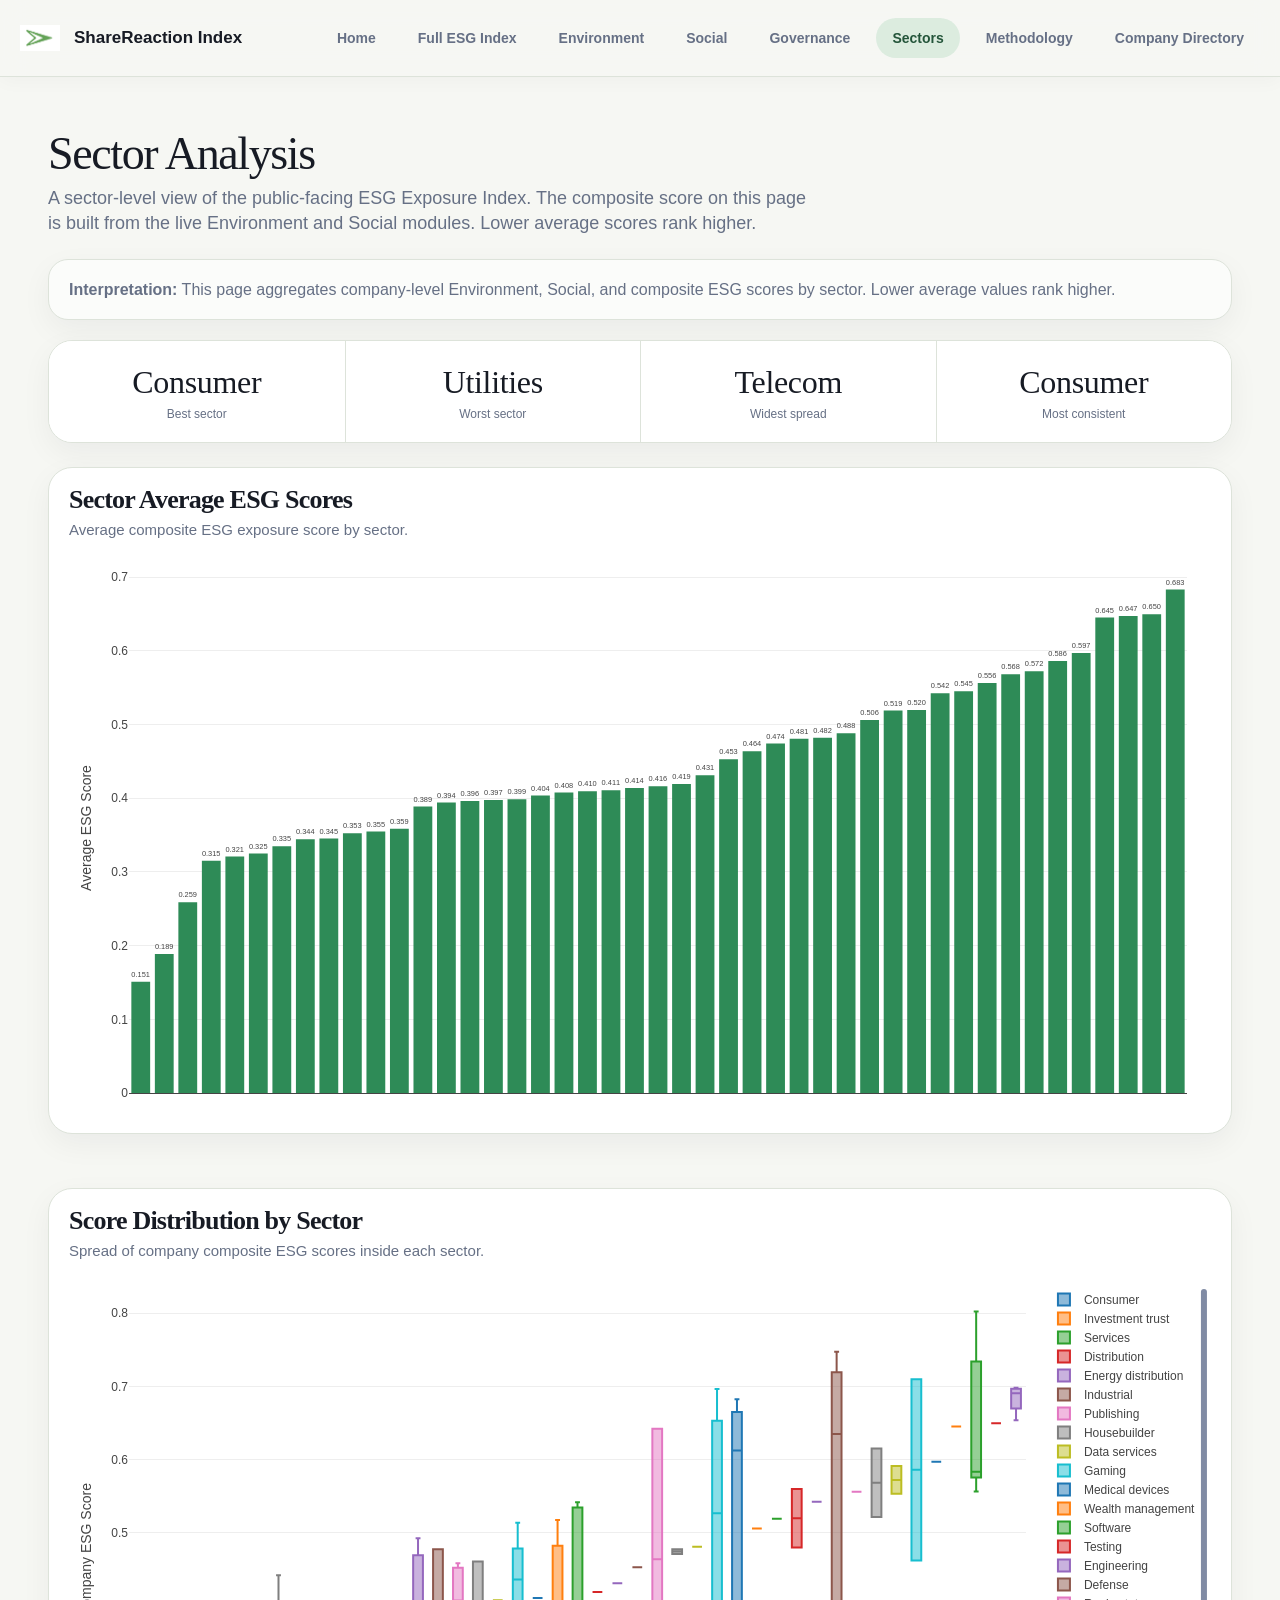
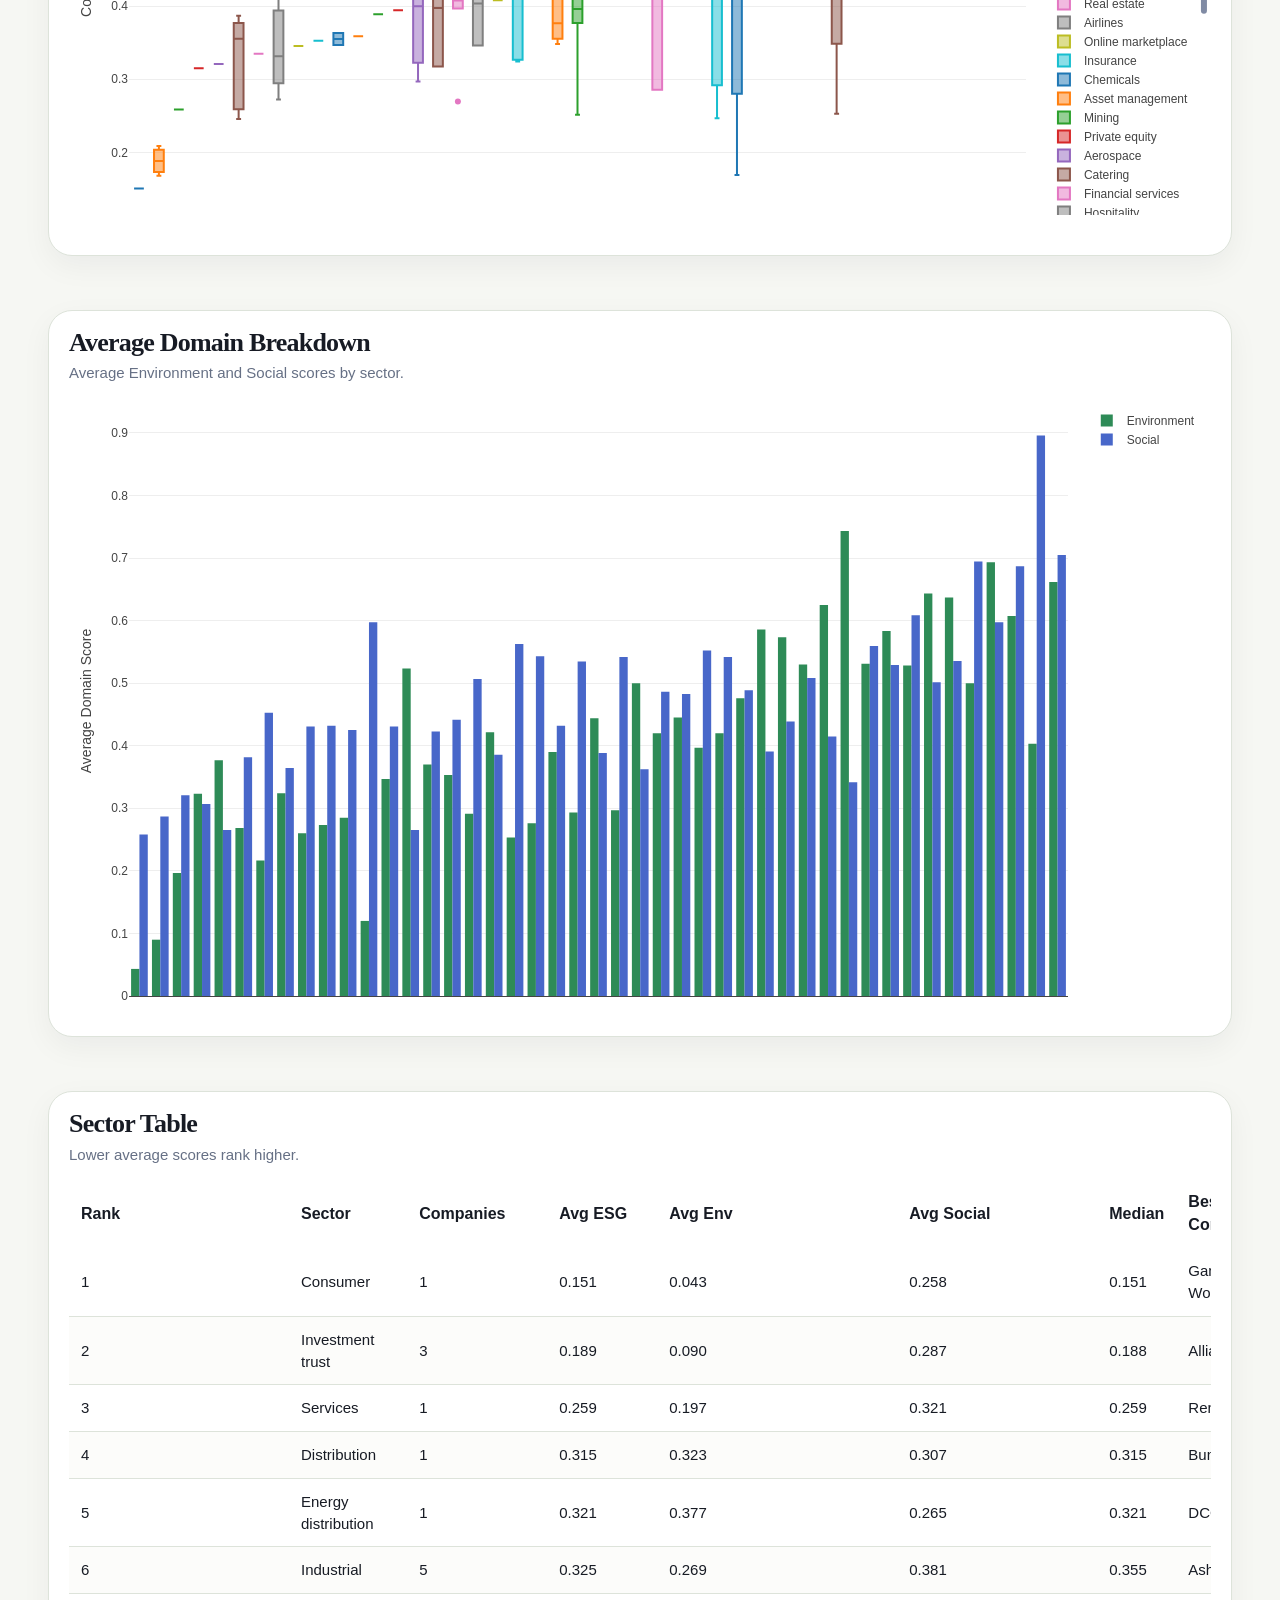
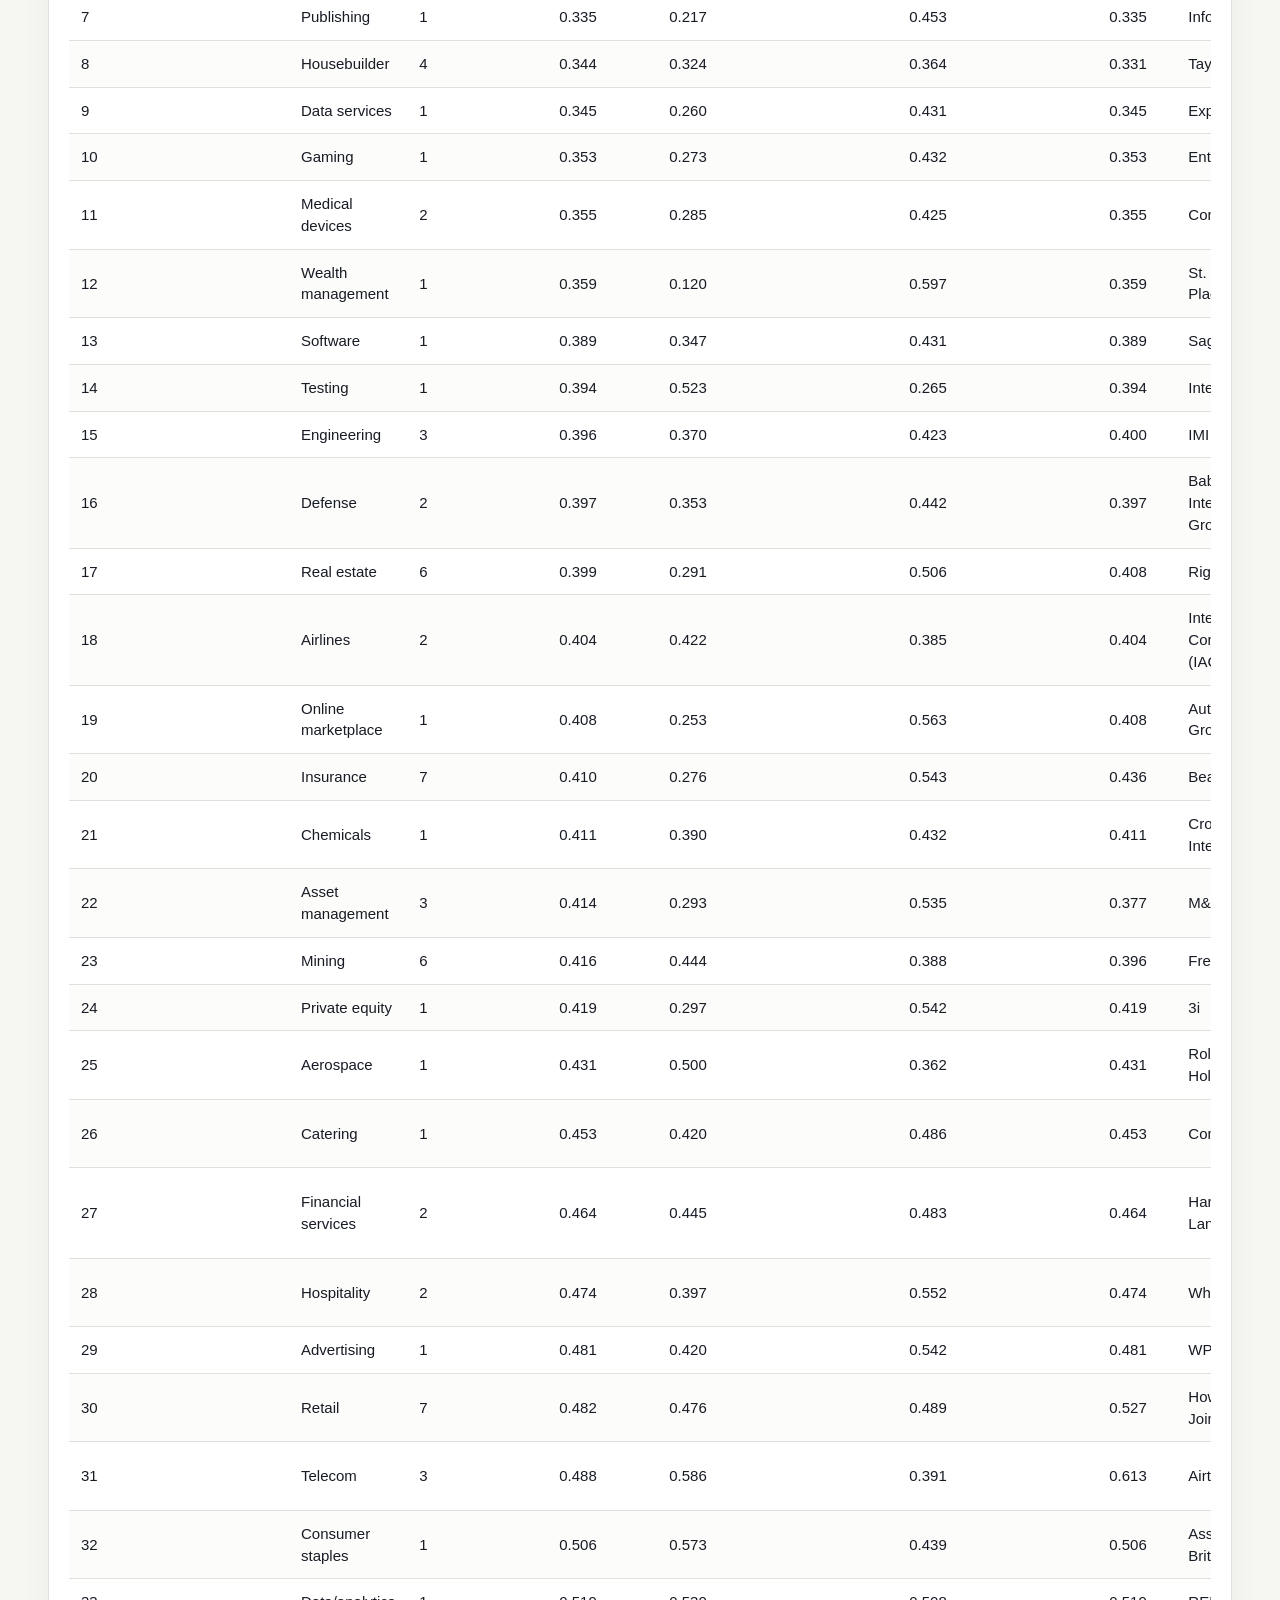
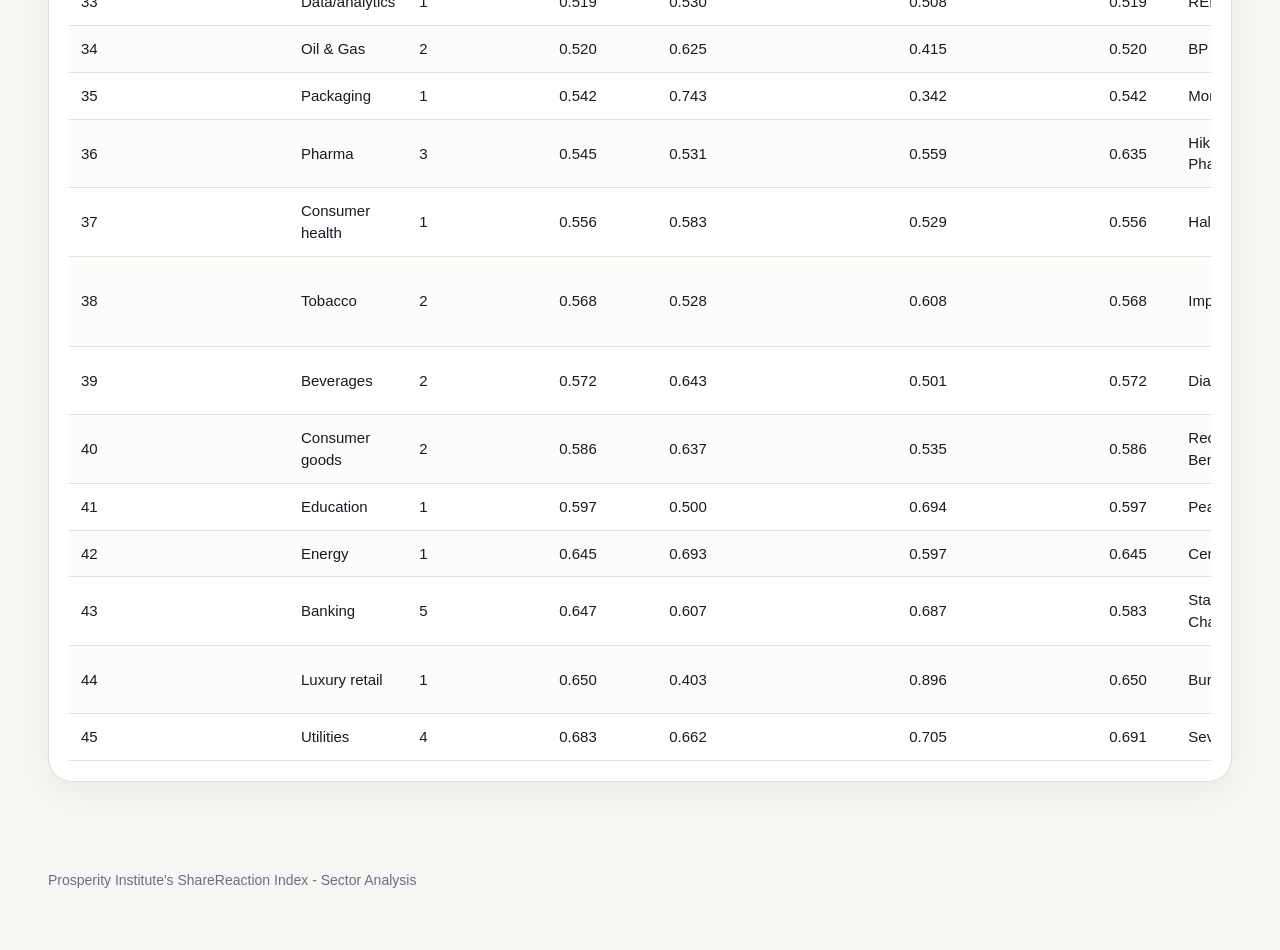
<file: sectors.html>
<!DOCTYPE html>
<html lang="en">
<head>
  <meta charset="UTF-8" />
  <meta name="viewport" content="width=device-width, initial-scale=1.0" />
  <title>Sector Analysis | FTSE 100 ESG Exposure Index</title>
  <link rel="stylesheet" href="styles.css" />
  <script src="https://cdn.plot.ly/plotly-2.35.2.min.js"></script>
  <script defer src="data.js"></script>
  <script defer src="sectors.js"></script>
</head>
<body>
  <header>
    <div class="wrap nav">
      <a href="index.html" class="brand">
        <img class="brand-mark" src="assets/logos/PI_Arrow.png" alt="Prosperity Institute logo" />
        <div class="brand-name">ShareReaction Index</div>
      </a>
      <nav class="nav-links">
        <a href="index.html">Home</a>
        <a href="esg.html">Full ESG Index</a>
        <a href="rankings.html">Environment</a>
        <a href="social.html">Social</a>
        <a href="governance.html">Governance</a>
        <a href="sectors.html" class="active">Sectors</a>
        <a href="methodology.html">Methodology</a>
        <a href="companies.html">Company Directory</a>
      </nav>
    </div>
  </header>

  <section class="page" style="padding-bottom: 20px;">
    <div class="wrap">
      <div class="section-head">
        <div>
          <h1>Sector Analysis</h1>
          <p>
            A sector-level view of the public-facing ESG Exposure Index. The composite score on this page
            is built from the live Environment and Social modules. Lower average scores rank higher.
          </p>
        </div>
      </div>

      <div class="construction" style="margin-top: 0;">
        <strong>Interpretation:</strong>
        This page aggregates company-level Environment, Social, and composite ESG scores by sector.
        Lower average values rank higher.
      </div>
    </div>
  </section>

  <section class="page" style="padding-top: 0; padding-bottom: 24px;">
    <div class="wrap">
      <div class="card sector-stats-widget">
        <div class="stats-grid sector-stats-grid" id="sectorStatsGrid"></div>
      </div>
    </div>
  </section>

  <section class="page" style="padding-top: 0;">
    <div class="wrap">
      <div class="card sector-panel-card">
        <div class="section-head sector-head">
          <div>
            <h2><strong>Sector Average ESG Scores</strong></h2>
            <p>Average composite ESG exposure score by sector.</p>
          </div>
        </div>
        <div id="sectorBarChart" style="width:100%;height:560px;"></div>
      </div>
    </div>
  </section>

  <section class="page" style="padding-top:0;">
    <div class="wrap">
      <div class="card sector-panel-card">
        <div class="section-head sector-head">
          <div>
            <h2><strong>Score Distribution by Sector</strong></h2>
            <p>Spread of company composite ESG scores inside each sector.</p>
          </div>
        </div>
        <div id="sectorBoxPlot" style="width:100%;height:560px;"></div>
      </div>
    </div>
  </section>

  <section class="page" style="padding-top:0;">
    <div class="wrap">
      <div class="card sector-panel-card">
        <div class="section-head sector-head">
          <div>
            <h2><strong>Average Domain Breakdown</strong></h2>
            <p>Average Environment and Social scores by sector.</p>
          </div>
        </div>
        <div id="sectorGroupedChart" style="width:100%;height:620px;"></div>
      </div>
    </div>
  </section>

  <section class="page" style="padding-top:0;">
    <div class="wrap">
      <div class="card sector-panel-card">
        <div class="section-head sector-head">
          <div>
            <h2><strong>Sector Table</strong></h2>
            <p>Lower average scores rank higher.</p>
          </div>
        </div>
        <div style="overflow-x:auto;">
          <table style="width:100%; border-collapse:collapse;">
            <thead>
              <tr>
                <th style="text-align:left; padding:12px;">Rank</th>
                <th style="text-align:left; padding:12px;">Sector</th>
                <th style="text-align:left; padding:12px;">Companies</th>
                <th style="text-align:left; padding:12px;">Avg ESG</th>
                <th style="text-align:left; padding:12px;">Avg Env</th>
                <th style="text-align:left; padding:12px;">Avg Social</th>
                <th style="text-align:left; padding:12px;">Median</th>
                <th style="text-align:left; padding:12px;">Best Company</th>
                <th style="text-align:left; padding:12px;">Worst Company</th>
                <th style="text-align:left; padding:12px;">Range</th>
              </tr>
            </thead>
            <tbody id="sectorTableBody"></tbody>
          </table>
        </div>
      </div>
    </div>
  </section>

  <footer class="foot">
    <div class="wrap">
      Prosperity Institute's ShareReaction Index - Sector Analysis
    </div>
  </footer>
</body>
</html>
</file>
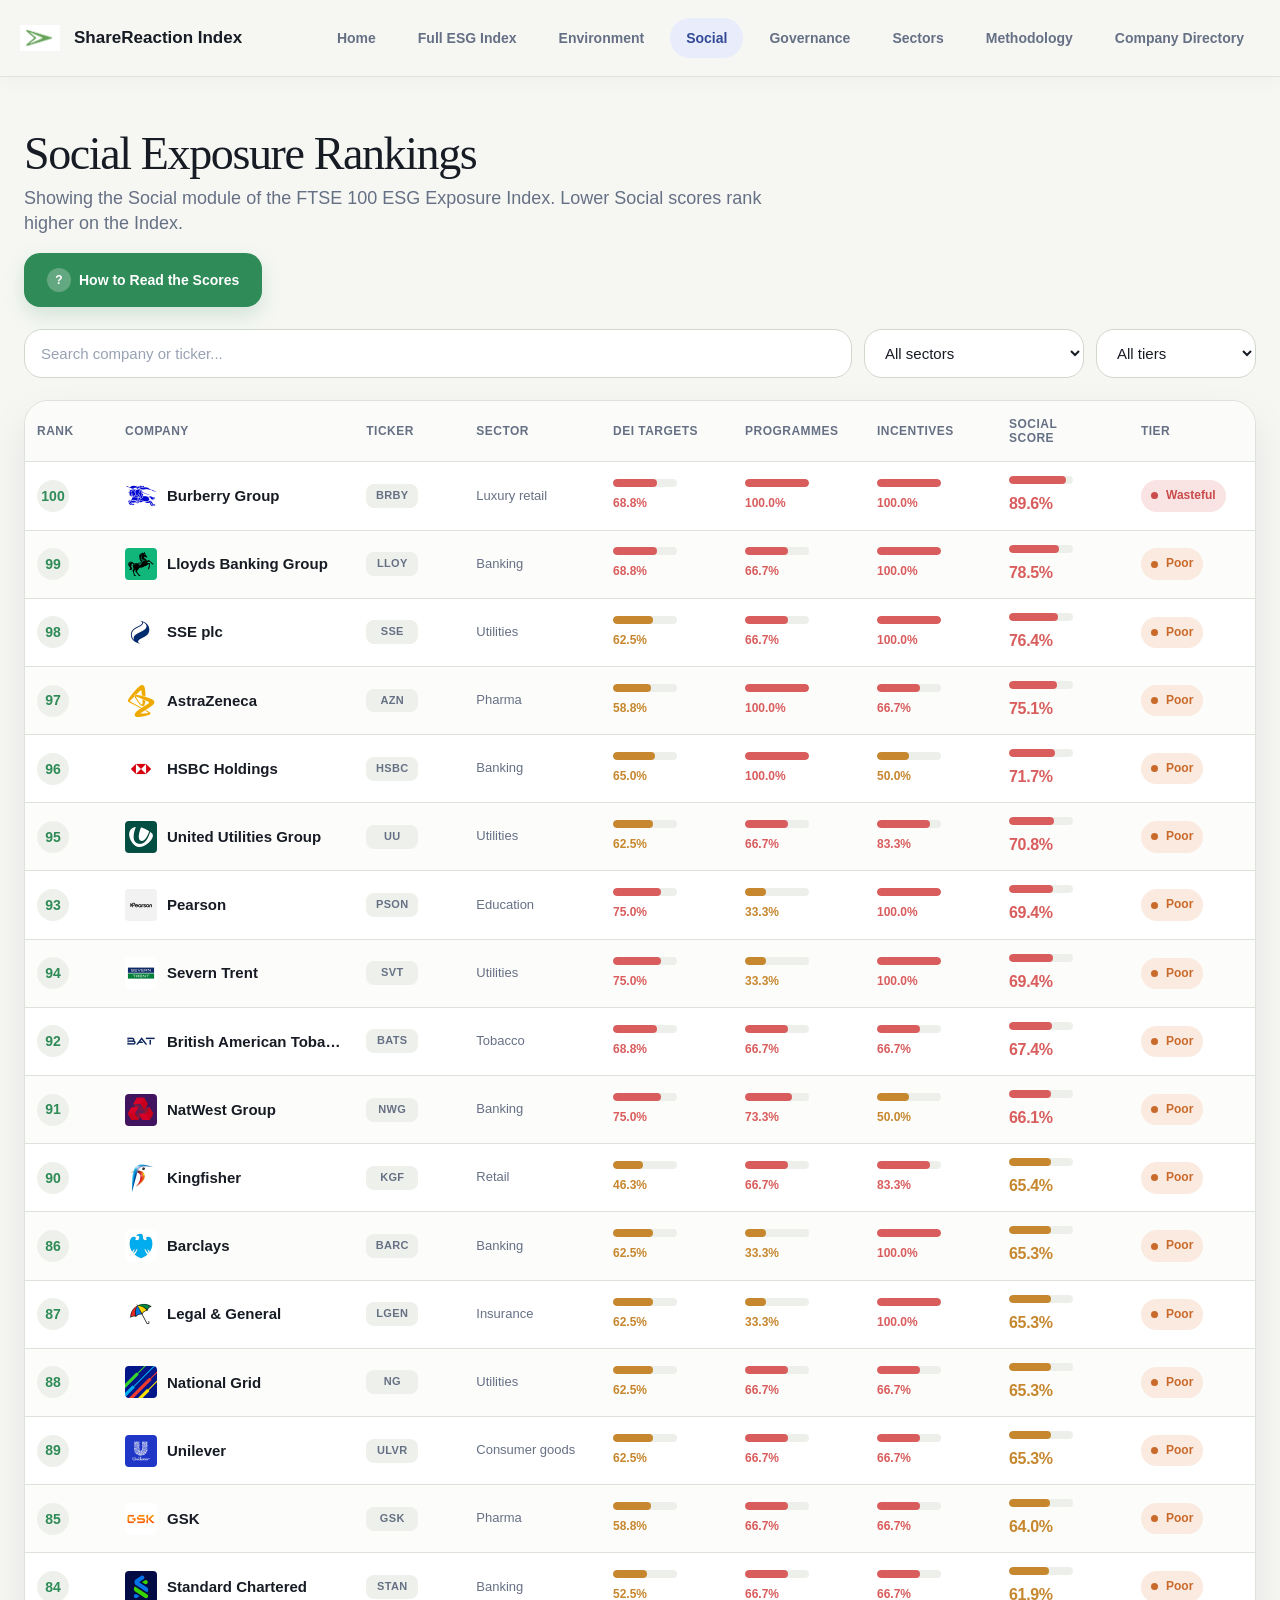
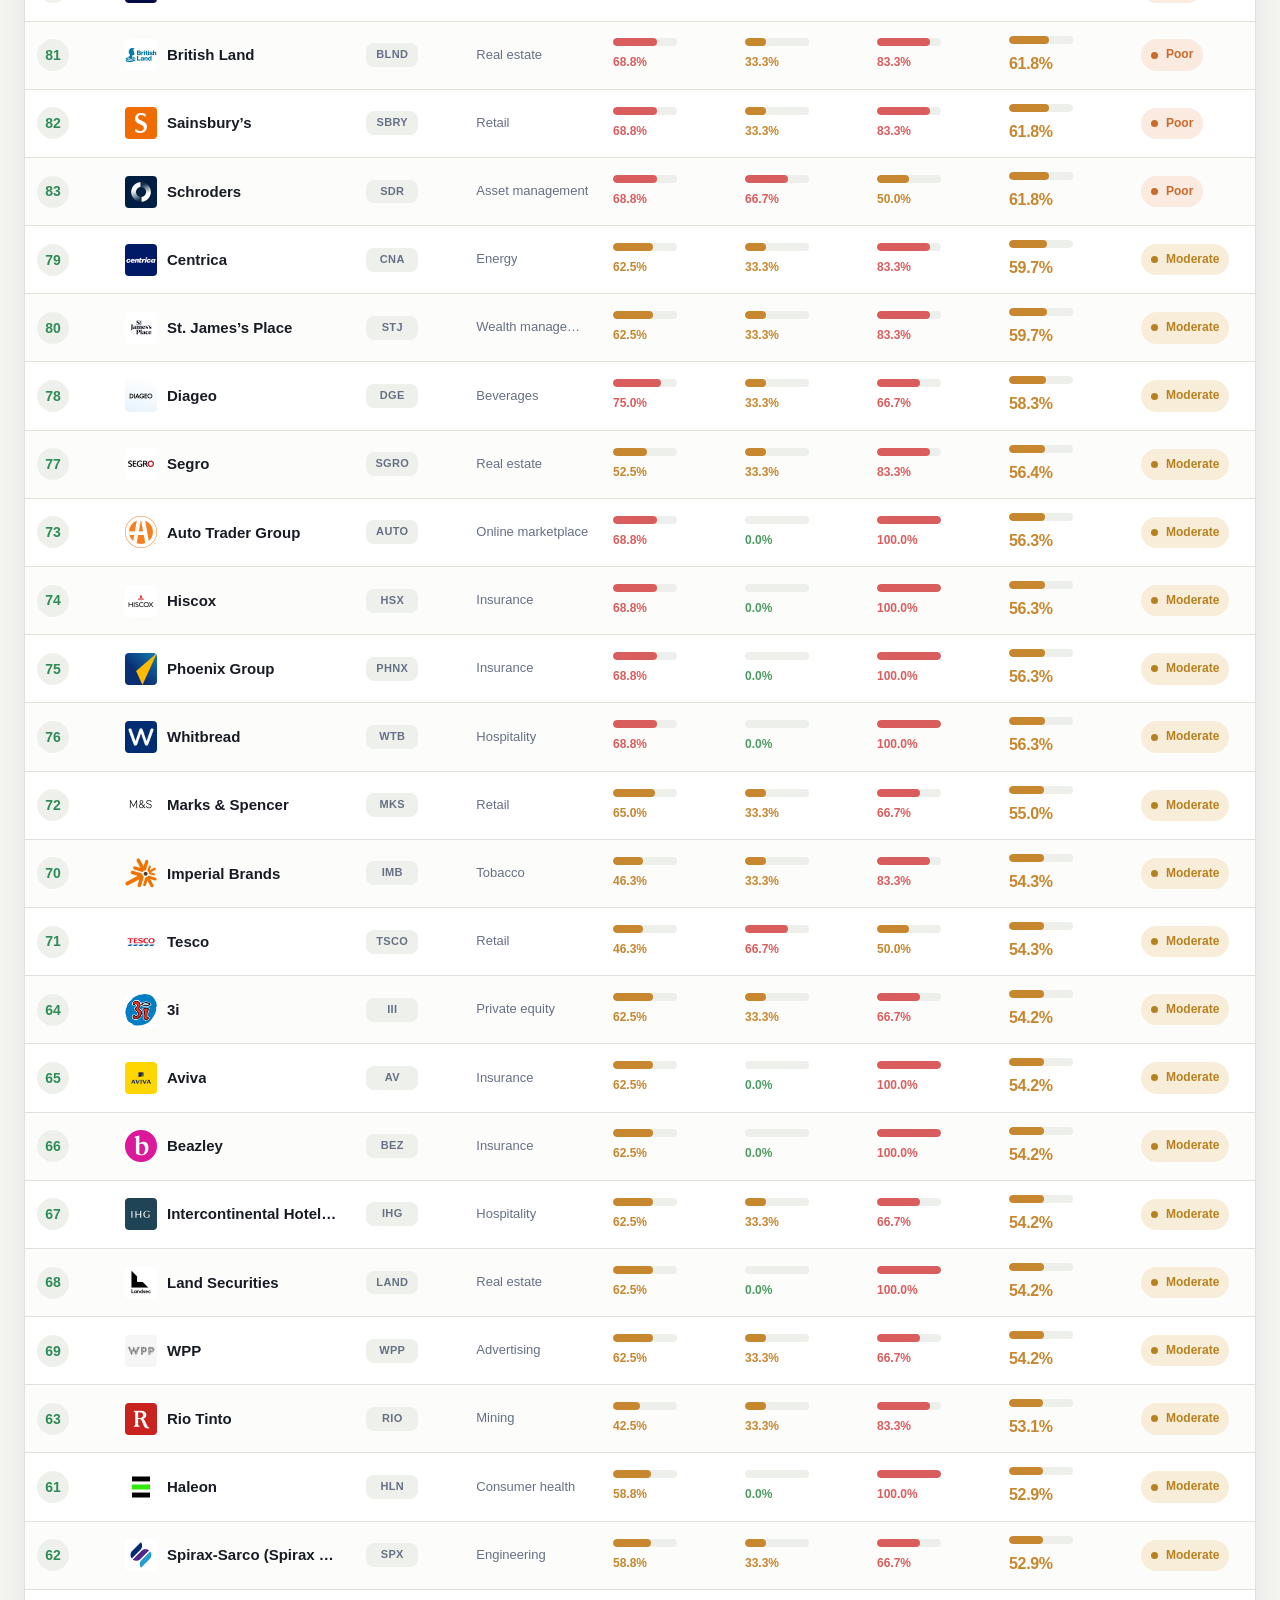
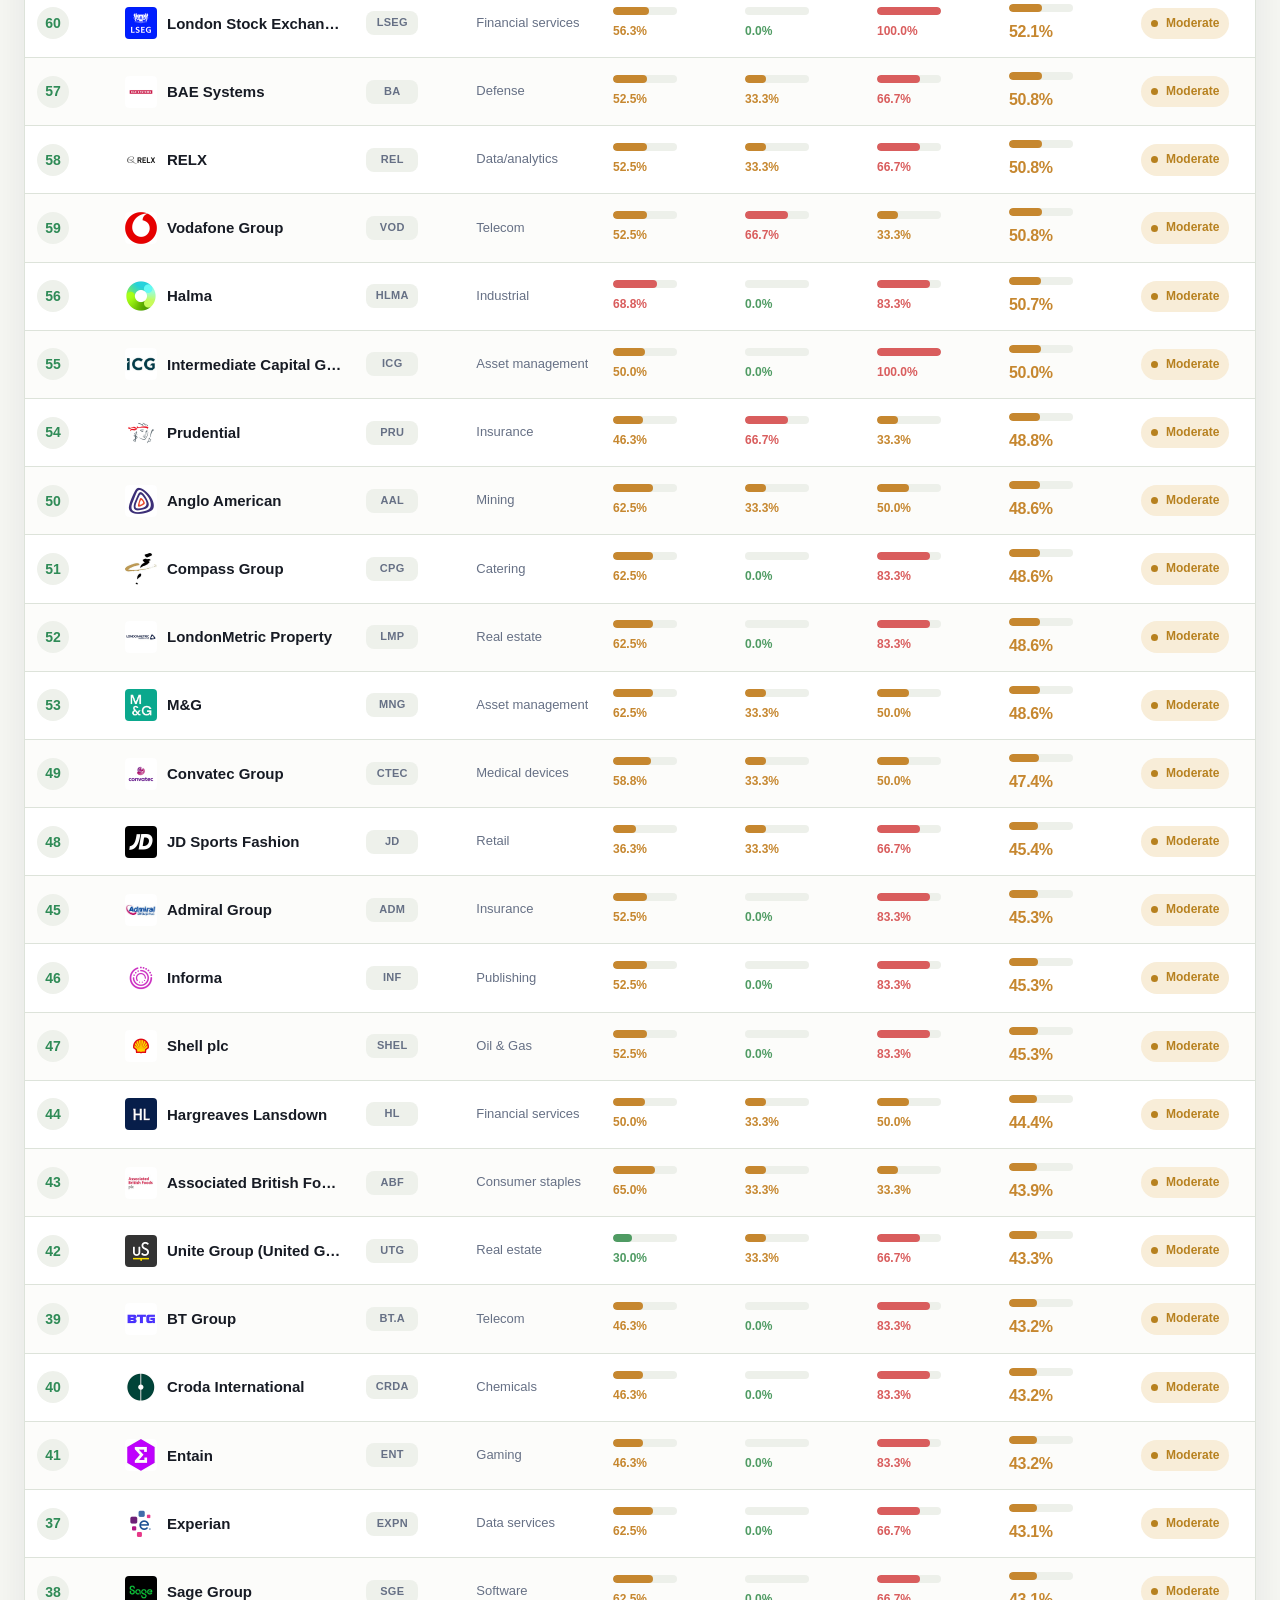
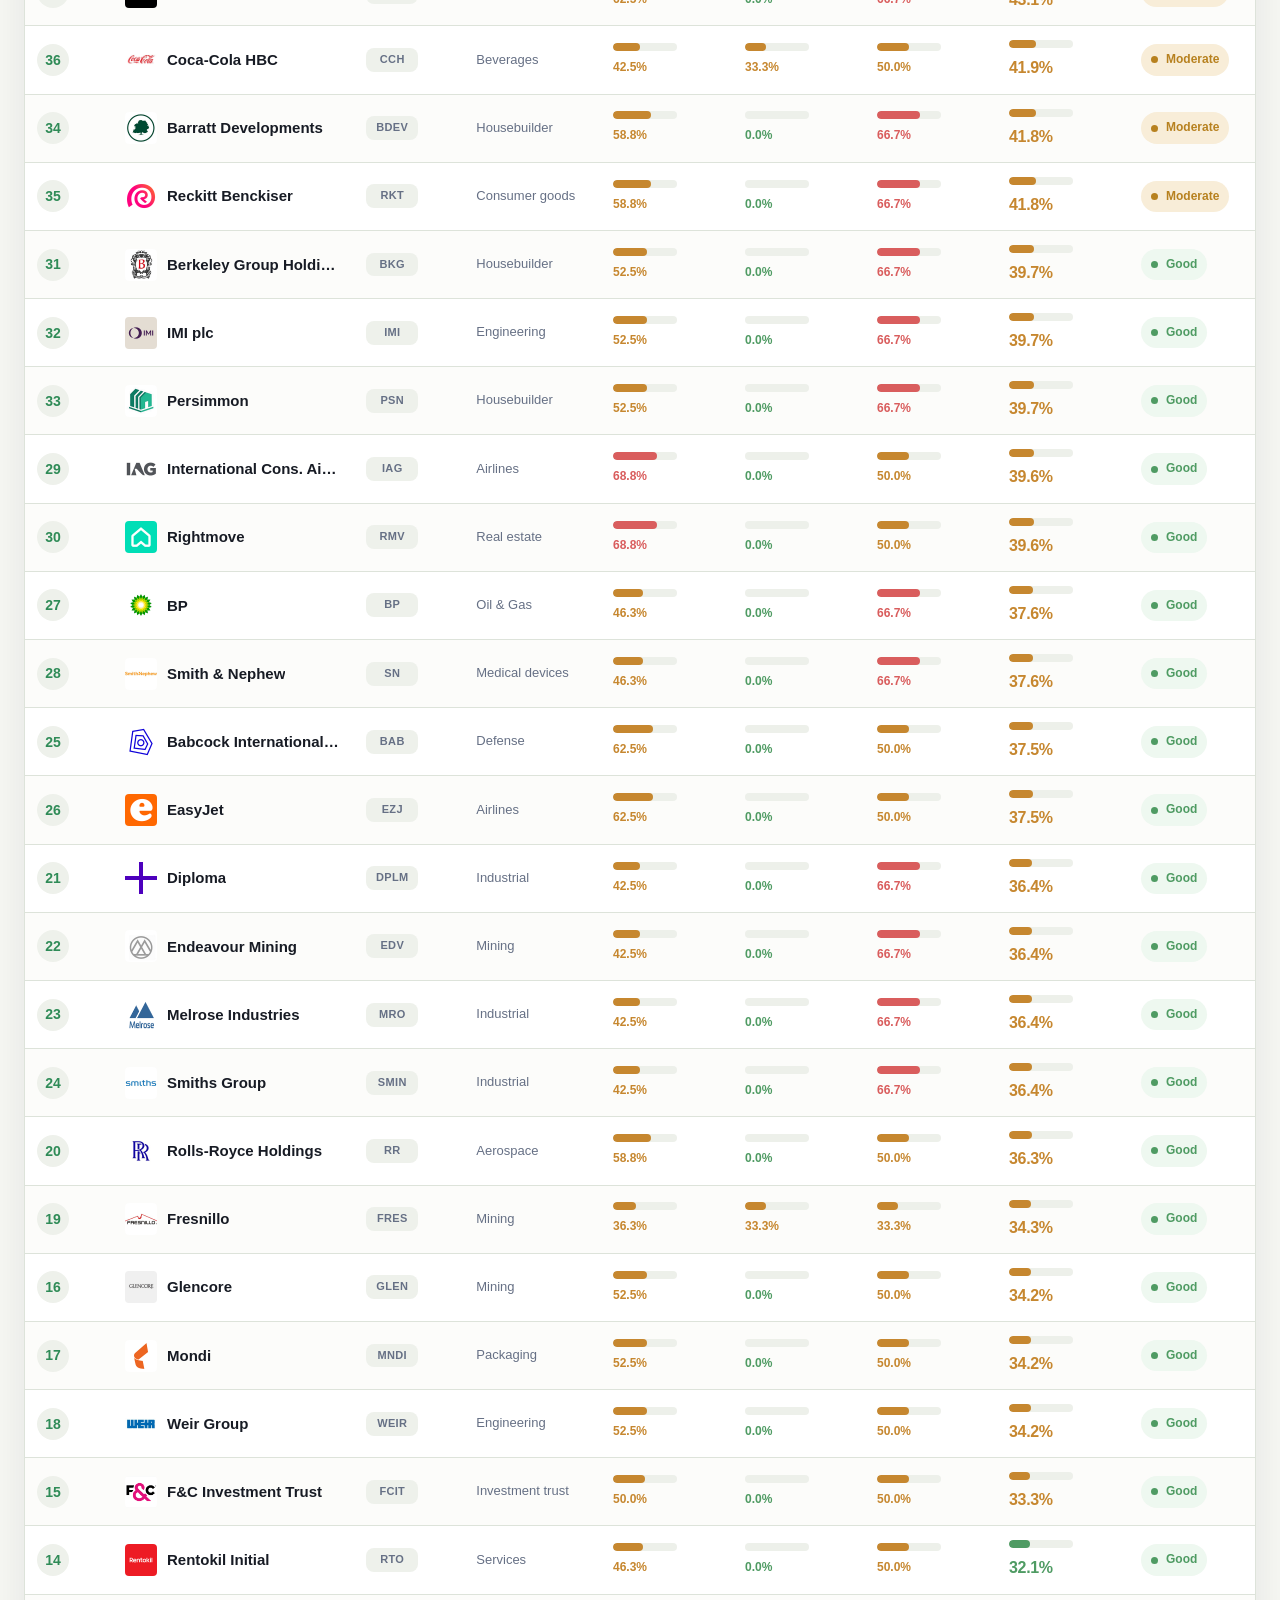
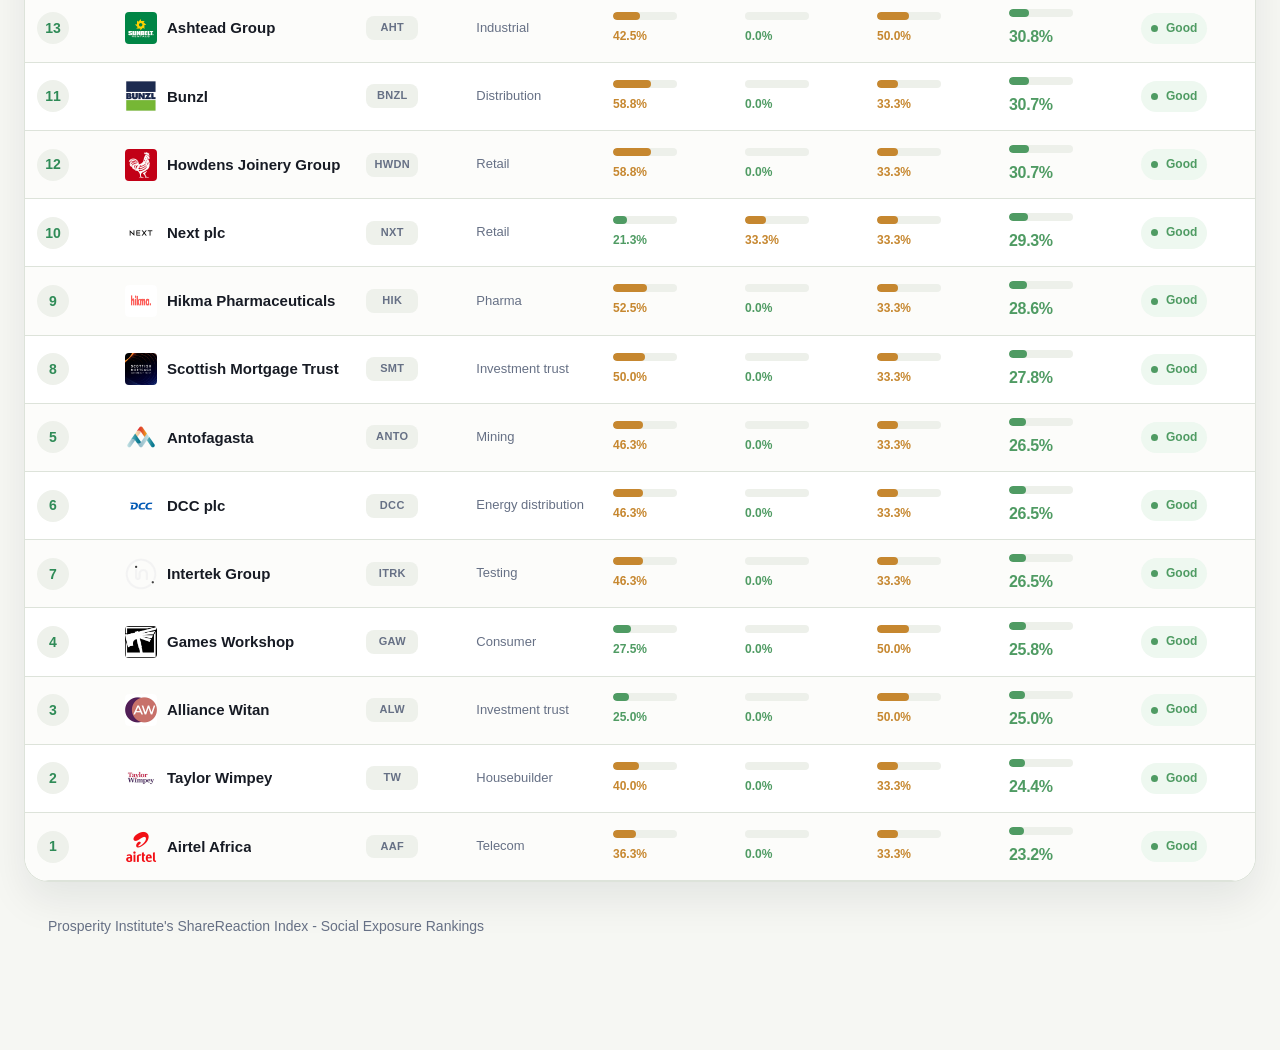
<file: social.html>
<!DOCTYPE html>
<html lang="en">
<head>
  <meta charset="UTF-8" />
  <meta name="viewport" content="width=device-width, initial-scale=1.0" />
  <title>Social Rankings | FTSE 100 ESG Exposure Index</title>
  <link rel="stylesheet" href="styles.css" />
  <script defer src="data.js"></script>
  <script defer src="social.js"></script>
</head>
<body class="page-social">
  <header>
    <div class="wrap nav">
      <a href="index.html" class="brand">
        <img class="brand-mark" src="assets/logos/PI_Arrow.png" alt="Prosperity Institute logo" />
        <div class="brand-name">ShareReaction Index</div>
      </a>
      <nav class="nav-links">
        <a href="index.html">Home</a>
        <a href="esg.html">Full ESG Index</a>
        <a href="rankings.html">Environment</a>
        <a href="social.html" class="active">Social</a>
        <a href="governance.html">Governance</a>
        <a href="sectors.html">Sectors</a>
        <a href="methodology.html">Methodology</a>
        <a href="companies.html">Company Directory</a>
      </nav>
    </div>
  </header>

  <section class="page">
    <div class="wrap-wide">
      <div class="section-head">
        <div>
          <h1>Social Exposure Rankings</h1>
          <p>
            Showing the Social module of the FTSE 100 ESG Exposure Index.
            Lower Social scores rank higher on the Index.
          </p>
          <button class="btn btn-score-info" id="scoreInfoBtn" aria-label="Open how to read scores information">
            <span>?</span>
            How to Read the Scores
          </button>
        </div>
      </div>

      <div class="toolbar">
        <input class="control" id="searchInput" placeholder="Search company or ticker..." />
        <select class="control" id="sectorFilter">
          <option value="">All sectors</option>
        </select>
        <select class="control" id="tierFilter">
          <option value="">All tiers</option>
          <option value="best">Best</option>
          <option value="good">Good</option>
          <option value="moderate">Moderate</option>
          <option value="poor">Poor</option>
          <option value="wasteful">Wasteful</option>
        </select>
      </div>

      <div class="table-card">
        <div class="table-wrap">
          <table class="score-table">
            <thead class="table-header">
              <tr class="header-row">
                <th><button type="button" class="header-cell" data-sort="rank">Rank</button></th>
                <th><button type="button" class="header-cell" data-sort="Company">Company</button></th>
                <th><button type="button" class="header-cell" data-sort="Ticker">Ticker</button></th>
                <th><button type="button" class="header-cell" data-sort="Sector">Sector</button></th>
                <th><button type="button" class="header-cell" data-sort="DEI_Targets_Representation">DEI Targets</button></th>
                <th><button type="button" class="header-cell" data-sort="DEI_Programmes_Memberships">Programmes</button></th>
                <th><button type="button" class="header-cell" data-sort="Social_Incentives">Incentives</button></th>
                <th><button type="button" class="header-cell" data-sort="Social_Score">Social Score</button></th>
                <th><button type="button" class="header-cell" data-sort="tier">Tier</button></th>
              </tr>
            </thead>
            <tbody class="table-body" id="tableBody"></tbody>
          </table>
        </div>
      </div>

      <footer class="foot">
        <div class="wrap-wide">
          Prosperity Institute's ShareReaction Index - Social Exposure Rankings
        </div>
      </footer>
    </div>
  </section>
  <!-- Score Info Modal -->
  <div id="scoreInfoModal" class="modal" role="dialog" aria-labelledby="scoreInfoTitle" aria-hidden="true">
    <div class="modal-overlay"></div>
    <div class="modal-content">
      <div class="modal-header">
        <h2 id="scoreInfoTitle">How to Read the Scores</h2>
        <button class="modal-close" id="scoreInfoClose" aria-label="Close"></button>
      </div>
      <div class="modal-body">
        <p><strong>The FTSE 100 ESG Exposure Index uses a contrarian framework.</strong> Higher values reflect greater ESG-related commitments, programmes, incentives, and reporting intensity.</p>
        
        <h3>Score Interpretation</h3>
        <p><strong>Lower scores rank higher on the Index.</strong> A company with a score of 0.15 ranks higher than a company with a score of 0.65.</p>
        
        <div class="score-guide">
          <div class="score-tier">
            <div class="tier-indicator best"></div>
            <div>
              <strong>Best</strong><br>
              <span class="score-range">0.00 – 0.20</span>
              <p>Minimal ESG intensity; fewer commitments and lower reporting.</p>
            </div>
          </div>
          
          <div class="score-tier">
            <div class="tier-indicator good"></div>
            <div>
              <strong>Good</strong><br>
              <span class="score-range">0.20 – 0.40</span>
              <p>Low to moderate ESG intensity; selective programs and moderate reporting.</p>
            </div>
          </div>
          
          <div class="score-tier">
            <div class="tier-indicator moderate"></div>
            <div>
              <strong>Moderate</strong><br>
              <span class="score-range">0.40 – 0.60</span>
              <p>Moderate ESG intensity; established programs and regular reporting.</p>
            </div>
          </div>
          
          <div class="score-tier">
            <div class="tier-indicator poor"></div>
            <div>
              <strong>Poor</strong><br>
              <span class="score-range">0.60 – 0.80</span>
              <p>High ESG intensity; extensive commitments and comprehensive reporting.</p>
            </div>
          </div>
          
          <div class="score-tier">
            <div class="tier-indicator wasteful"></div>
            <div>
              <strong>Wasteful</strong><br>
              <span class="score-range">0.80 – 1.00</span>
              <p>Maximum ESG intensity; extensive programs prioritizing ESG over shareholders.</p>
            </div>
          </div>
        </div>

        <h3>The Three Dimensions</h3>
        <p><strong>Environment (E):</strong> Climate targets, investment in transition, and climate reporting.</p>
        <p><strong>Social (S):</strong> DEI targets, workplace programs, and social incentives.</p>
        <p><strong>Governance (G):</strong> Board diversity, executive compensation structures, and governance practices.</p>

        <p style="margin-top: 28px; padding-top: 20px; border-top: 1px solid var(--line); font-size: 13px; color: var(--ink-soft);">
          For more details, visit the <a href="methodology.html" style="color: var(--green); font-weight: 600;">Methodology</a> page.
        </p>
      </div>
    </div>
  </div></body>
</html>
</file>
<file: styles.css>
:root {
  --bg: #f6f7f3;
  --surface: #ffffff;
  --surface-soft: #f0f3ee;
  --surface-muted: #eef1eb;
  --ink: #171b24;
  --ink-soft: #667085;
  --ink-faint: #98a2b3;
  --line: #dde3da;
  --line-dark: #d0d8ce;

  --navy: #10192b;
  --navy-2: #17233b;

  --green: #2f8b57;
  --green-soft: #dcecdf;
  --green-faint: #edf7ef;

  --social: #4867c9;
  --social-soft: #e8ecfb;
  --social-faint: #f3f5fe;

  --esg: #6d4cc4;
  --esg-soft: #eee8fb;
  --esg-faint: #f7f4fe;

  --red: #d95d5d;
  --red-soft: #fae8e8;

  --amber: #c6872f;
  --amber-soft: #f6ecd9;

  --shadow: 0 10px 30px rgba(16, 25, 43, 0.05);
  --shadow-strong: 0 18px 40px rgba(16, 25, 43, 0.08);
  --radius-xl: 28px;
  --radius-lg: 24px;
  --radius-md: 18px;
  --radius-sm: 12px;
}

* {
  box-sizing: border-box;
}

html {
  scroll-behavior: smooth;
}

body {
  margin: 0;
  font-family: Inter, Arial, sans-serif;
  background: var(--bg);
  color: var(--ink);
  line-height: 1.45;
  -webkit-font-smoothing: antialiased;
  text-rendering: optimizeLegibility;
}

a {
  color: inherit;
  text-decoration: none;
}

.wrap {
  max-width: 1240px;
  margin: 0 auto;
  padding: 0 28px;
}

.wrap-wide {
  max-width: 1540px;
  margin: 0 auto;
  padding: 0 24px;
}

/* =========================
   Header / Navigation
========================= */

header {
  position: sticky;
  top: 0;
  z-index: 50;
  background: rgba(246, 247, 243, 0.92);
  backdrop-filter: blur(12px);
  border-bottom: 1px solid var(--line);
  box-shadow: 0 4px 18px rgba(16, 25, 43, 0.03);
}

.nav {
  display: flex;
  align-items: center;
  justify-content: space-between;
  gap: 24px;
  padding: 18px 0;
}

.brand {
  display: flex;
  align-items: center;
  gap: 14px;
  font-weight: 700;
  color: var(--ink);
  text-decoration: none;
  min-width: 0;
}

.brand-mark {
  width: 40px;
  height: 40px;
  display: block;
  object-fit: contain;
  flex: 0 0 auto;
}

.brand-name {
  font-size: 17px;
  font-weight: 700;
  white-space: nowrap;
}

.nav-links {
  display: flex;
  gap: 10px;
  flex-wrap: wrap;
  justify-content: flex-end;
}

.nav-links a {
  padding: 10px 16px;
  border-radius: 999px;
  color: var(--ink-soft);
  font-weight: 600;
  font-size: 14px;
  transition: 0.18s ease;
}

.nav-links a.active,
.nav-links a:hover {
  background: var(--green-soft);
  color: #24553a;
}

/* Environment button — slightly darker green */
.nav-links a[href="rankings.html"]:hover,
.nav-links a[href="rankings.html"].active {
  background: #b9d3bf;
  color: #0f2b1d;
}

/* ESG button always purple when hovered / active */
.nav-links a[href="esg.html"]:hover,
.nav-links a[href="esg.html"].active {
  background: var(--esg-soft);
  color: #5336a1;
}

/* Social button always blue when hovered / active */
.nav-links a[href="social.html"]:hover,
.nav-links a[href="social.html"].active {
  background: var(--social-soft);
  color: #334a96;
}

/* Governance button always red when hovered / active */
.nav-links a[href="governance.html"]:hover,
.nav-links a[href="governance.html"].active {
  background: var(--red-soft);
  color: #b54747;
}

.hero {
  position: relative;
  overflow: hidden;
  color: white;
  border-bottom: 1px solid rgba(255, 255, 255, 0.05);
  background: linear-gradient(90deg, var(--navy) 0%, #111a2d 48%, #0f1727 100%);
}

.hero::before {
  content: "";
  position: absolute;
  inset: 0;
  background:
    linear-gradient(
      90deg,
      rgba(6, 12, 24, 0.96) 0%,
      rgba(8, 15, 30, 0.90) 34%,
      rgba(9, 18, 34, 0.72) 58%,
      rgba(10, 18, 34, 0.48) 100%
    ),
    radial-gradient(circle at right top, rgba(47, 139, 87, 0.14), transparent 28%),
    url("./Stock_Market_Changes.png") center center / cover no-repeat;
  z-index: 0;
}
.hero::after {
  content: "";
  position: absolute;
  inset: 0;
  background:
    radial-gradient(circle at 78% 35%, rgba(47, 139, 87, 0.12), transparent 24%),
    radial-gradient(circle at 18% 18%, rgba(255, 255, 255, 0.04), transparent 16%);
  pointer-events: none;
  z-index: 0;
}

.hero-inner {
  position: relative;
  z-index: 1;
}

.hero-inner {
  display: grid;
  grid-template-columns: 1.15fr 0.85fr;
  gap: 42px;
  padding: 54px 0 64px;
  align-items: stretch;
}

.eyebrow {
  display: inline-flex;
  align-items: center;
  gap: 8px;
  padding: 8px 14px;
  border-radius: 999px;
  background: rgba(24, 66, 43, 0.65);
  color: #7ed39f;
  font-size: 13px;
  font-weight: 600;
}

.hero h1 {
  margin: 18px 0 0;
  font-family: Georgia, "Times New Roman", serif;
  font-size: 72px;
  line-height: 0.93;
  letter-spacing: -0.03em;
  font-weight: 400;
}

.hero h1 .accent {
  color: var(--green);
  display: block;
}

.hero p {
  margin: 24px 0 0;
  max-width: 740px;
  color: rgba(255, 255, 255, 0.8);
  font-size: 17px;
  line-height: 1.6;
}

.hero-actions {
  margin-top: 28px;
  display: flex;
  gap: 14px;
  flex-wrap: wrap;
}

.profile-hero-copy {
  min-width: 0;
}

.profile-hero-title {
  display: flex;
  align-items: center;
  gap: 20px;
  margin-top: 18px;
}

.profile-hero-title h1 {
  margin: 0;
  min-width: 0;
}

.profile-contact-block {
  display: flex;
  flex-wrap: wrap;
  gap: 12px;
  margin-top: 18px;
}

.profile-contact-block[hidden] {
  display: none;
}

.profile-contact-item {
  display: inline-flex;
  align-items: center;
  gap: 10px;
  padding: 12px 16px;
  border-radius: 18px;
  background: rgba(255, 255, 255, 0.08);
  border: 1px solid rgba(255, 255, 255, 0.12);
  max-width: 100%;
}

.profile-contact-label {
  color: rgba(255, 255, 255, 0.7);
  font-size: 12px;
  font-weight: 700;
  letter-spacing: 0.08em;
  text-transform: uppercase;
}

.profile-contact-link {
  color: #ffffff;
  font-weight: 600;
  text-decoration: none;
  word-break: break-word;
}

.profile-contact-link:hover {
  color: #9fe3b7;
}

.profile-logo-shell {
  width: 112px;
  height: 112px;
  flex: 0 0 112px;
  display: flex;
  align-items: center;
  justify-content: center;
  padding: 16px;
  border-radius: 28px;
  background: #ffffff;
  box-shadow: 0 18px 44px rgba(3, 8, 18, 0.28);
}

.profile-logo-shell[hidden] {
  display: none;
}

.profile-company-logo {
  width: 100%;
  height: 100%;
  object-fit: contain;
}

.btn {
  display: inline-flex;
  align-items: center;
  justify-content: center;
  gap: 10px;
  padding: 14px 22px;
  border-radius: 16px;
  font-weight: 700;
  font-size: 15px;
  border: 1px solid transparent;
  transition: transform 0.15s ease, box-shadow 0.15s ease, opacity 0.15s ease;
}

.btn:hover {
  transform: translateY(-1px);
}

.btn-primary {
  background: var(--green);
  color: white;
  box-shadow: 0 12px 28px rgba(47, 139, 87, 0.22);
}

.btn-secondary {
  background: rgba(255, 255, 255, 0.1);
  color: white;
  border-color: rgba(255, 255, 255, 0.1);
}

.btn-score-info {
  background: var(--green);
  color: white;
  box-shadow: 0 8px 20px rgba(47, 139, 87, 0.18);
  margin-top: 16px;
  gap: 8px;
  font-size: 14px;
}

.btn-score-info span {
  display: inline-flex;
  align-items: center;
  justify-content: center;
  width: 24px;
  height: 24px;
  background: rgba(255, 255, 255, 0.25);
  border-radius: 50%;
  font-weight: 800;
  font-size: 12px;
}

.btn-score-info:hover {
  box-shadow: 0 12px 28px rgba(47, 139, 87, 0.22);
}

/* =========================
   Modal
========================= */

.modal {
  display: none;
  position: fixed;
  top: 0;
  left: 0;
  right: 0;
  bottom: 0;
  z-index: 100;
  align-items: center;
  justify-content: center;
  animation: fadeIn 0.2s ease;
}

.modal[aria-hidden="false"] {
  display: flex;
}

.modal-overlay {
  position: absolute;
  top: 0;
  left: 0;
  right: 0;
  bottom: 0;
  background: rgba(23, 27, 36, 0.6);
  backdrop-filter: blur(4px);
  animation: fadeIn 0.2s ease;
}

.modal-content {
  position: relative;
  background: white;
  border-radius: var(--radius-lg);
  box-shadow: var(--shadow-strong);
  max-width: 600px;
  max-height: 90vh;
  overflow-y: auto;
  animation: slideUp 0.3s ease;
}

@keyframes fadeIn {
  from { opacity: 0; }
  to { opacity: 1; }
}

@keyframes slideUp {
  from {
    opacity: 0;
    transform: translateY(20px);
  }
  to {
    opacity: 1;
    transform: translateY(0);
  }
}

.modal-header {
  display: flex;
  align-items: center;
  justify-content: space-between;
  padding: 24px 28px;
  border-bottom: 1px solid var(--line);
}

.modal-header h2 {
  margin: 0;
  font-size: 24px;
  font-weight: 700;
  color: var(--ink);
}

.modal-close {
  width: 36px;
  height: 36px;
  border: none;
  background: transparent;
  border-radius: 50%;
  cursor: pointer;
  display: flex;
  align-items: center;
  justify-content: center;
  transition: background 0.2s ease;
  flex-shrink: 0;
}

.modal-close:hover {
  background: var(--surface-soft);
}

.modal-close::before,
.modal-close::after {
  content: '';
  position: absolute;
  width: 16px;
  height: 2px;
  background: var(--ink-soft);
  border-radius: 1px;
}

.modal-close::before {
  transform: rotate(45deg);
}

.modal-close::after {
  transform: rotate(-45deg);
}

.modal-body {
  padding: 28px;
}

.modal-body p {
  margin: 0 0 16px 0;
  color: var(--ink-soft);
  line-height: 1.6;
}

.modal-body h3 {
  margin: 24px 0 14px 0;
  font-size: 16px;
  font-weight: 700;
  color: var(--ink);
}

.score-guide {
  display: flex;
  flex-direction: column;
  gap: 16px;
  margin: 24px 0;
  padding: 20px;
  background: var(--surface-muted);
  border-radius: var(--radius-md);
}

.score-tier {
  display: flex;
  align-items: flex-start;
  gap: 14px;
}

.tier-indicator {
  width: 48px;
  height: 48px;
  border-radius: var(--radius-sm);
  flex-shrink: 0;
}

.tier-indicator.best {
  background: #2f8b57;
}

.tier-indicator.good {
  background: #c6872f;
}

.tier-indicator.moderate {
  background: #f4a261;
}

.tier-indicator.poor {
  background: #d95d5d;
}

.tier-indicator.wasteful {
  background: #8b4545;
}

.score-tier strong {
  display: block;
  margin-bottom: 4px;
  color: var(--ink);
}

.score-range {
  font-size: 12px;
  color: var(--ink-faint);
  font-weight: 600;
  letter-spacing: 0.05em;
}

.score-tier p {
  margin: 8px 0 0 0;
  font-size: 13px;
  line-height: 1.5;
}

.hero-panel {
  align-self: end;
  background: rgba(255, 255, 255, 0.06);
  border: 1px solid rgba(255, 255, 255, 0.08);
  border-radius: var(--radius-xl);
  padding: 26px;
}

.hero-panel h3 {
  margin: 0 0 12px;
  font-size: 13px;
  letter-spacing: 0.06em;
  text-transform: uppercase;
  color: rgba(255, 255, 255, 0.66);
}

.hero-panel p {
  margin: 0 0 14px;
  font-size: 14px;
  color: rgba(255, 255, 255, 0.74);
  line-height: 1.55;
}

.signal-list {
  display: grid;
  gap: 10px;
  margin-top: 18px;
}

.signal {
  display: flex;
  align-items: center;
  justify-content: space-between;
  gap: 16px;
  background: rgba(255, 255, 255, 0.05);
  border-radius: 16px;
  padding: 12px 14px;
}

.signal .name {
  font-size: 14px;
  color: rgba(255, 255, 255, 0.92);
}

.signal .tag {
  border-radius: 999px;
  padding: 6px 10px;
  background: rgba(126, 211, 159, 0.12);
  color: #8ce0aa;
  font-size: 12px;
  font-weight: 700;
}

.signal .tag.rank-good {
  background: #e8f5ea;
  color: #1f7a46;
}

.signal .tag.rank-medium {
  background: #f8edd8;
  color: #b7811f;
}

.signal .tag.rank-bad {
  background: #f9e3e3;
  color: #c94b4b;
}

/* =========================
   Stats Strip
========================= */

.stats-strip {
  background: var(--surface);
  border-bottom: 1px solid var(--line);
}

.stats-grid {
  display: grid;
  grid-template-columns: repeat(5, 1fr);
  gap: 0;
}

#profileStatsGrid {
  grid-template-columns: repeat(4, minmax(0, 1fr));
}

.stat {
  padding: 28px 12px;
  text-align: center;
}

.stat-value {
  font-family: Georgia, "Times New Roman", serif;
  font-size: 44px;
  line-height: 1.05;
  letter-spacing: -0.02em;
  font-weight: 400;
}

.stat-label {
  margin-top: 6px;
  color: var(--ink-soft);
  font-size: 15px;
}

/* =========================
   General Page Sections
========================= */

section.page {
  padding: 54px 0;
}

.section-head {
  display: flex;
  align-items: end;
  justify-content: space-between;
  gap: 20px;
  margin-bottom: 22px;
}

.section-head h1,
.section-head h2 {
  margin: 0;
  font-family: Georgia, "Times New Roman", serif;
  font-size: 46px;
  line-height: 1.02;
  letter-spacing: -0.03em;
  font-weight: 400;
  white-space: normal;
  overflow-wrap: anywhere;
  word-break: break-word;
  max-width: 100%;
}

.section-head p {
  margin: 8px 0 0;
  color: var(--ink-soft);
  max-width: 760px;
  font-size: 18px;
  line-height: 1.4;
}

.section-link {
  color: var(--green);
  font-weight: 700;
  white-space: nowrap;
}

.construction {
  margin-top: 18px;
  background: #fbfcfa;
  border: 1px solid var(--line);
  border-radius: 20px;
  padding: 18px 20px;
  color: var(--ink-soft);
  box-shadow: var(--shadow);
}

/* =========================
   Cards / Blocks
========================= */

.pillar-card,
.card,
.method-card,
.simple-card {
  background: var(--surface);
  border: 1px solid var(--line);
  border-radius: 24px;
  box-shadow: var(--shadow);
}

.pillar-stack {
  display: grid;
  gap: 14px;
}

.pillar-card {
  padding: 20px 22px;
}

.pillar-card-link {
  display: block;
  text-decoration: none;
  color: inherit;
  transition: transform 0.2s ease, box-shadow 0.2s ease;
}

.pillar-card-link:hover .pillar-card {
  transform: translateY(-2px);
  box-shadow: 0 8px 24px rgba(47, 139, 87, 0.12);
  border-color: var(--green);
}

.pillar-top {
  display: flex;
  justify-content: space-between;
  gap: 16px;
  align-items: center;
  margin-bottom: 14px;
}

.pillar-title {
  display: flex;
  gap: 10px;
  align-items: center;
  font-weight: 700;
  font-size: 20px;
}

.pill {
  display: inline-flex;
  align-items: center;
  gap: 8px;
  padding: 6px 10px;
  border-radius: 999px;
  font-size: 12px;
  font-weight: 700;
  background: var(--surface-muted);
  color: var(--ink-soft);
}

.progress {
  position: relative;
  width: 100%;
  height: 10px;
  background: #edf0ea;
  border-radius: 999px;
  overflow: hidden;
}

.progress > span {
  display: block;
  height: 100%;
  border-radius: 999px;
  background: linear-gradient(90deg, #40b777 0%, var(--green) 100%);
}

.progress.red > span {
  background: linear-gradient(90deg, #ee8d8d 0%, var(--red) 100%);
}

.pillar-note {
  margin-top: 10px;
  color: var(--ink-soft);
  font-size: 14px;
}

.method-grid,
.simple-grid {
  display: grid;
  grid-template-columns: repeat(3, 1fr);
  gap: 18px;
}

.method-card,
.simple-card {
  padding: 24px;
}

.method-card h3,
.simple-card h3 {
  margin: 0 0 14px;
  font-size: 24px;
  font-family: Georgia, "Times New Roman", serif;
  font-weight: 400;
}

.method-card ul {
  margin: 0;
  padding-left: 18px;
  color: var(--ink-soft);
}

.method-card li {
  margin: 10px 0;
}

.simple-card p,
.simple-card li {
  color: var(--ink-soft);
  margin: 0;
}

/* =========================
   Leaderboard
========================= */

.leaderboard {
  padding: 20px;
}

.leaderboard-list {
  display: grid;
  gap: 10px;
}

.lb-row {
  display: grid;
  grid-template-columns: 46px minmax(0, 1fr) 140px;
  gap: 14px;
  align-items: center;
  padding: 14px 14px;
  border-radius: 18px;
  border: 1px solid var(--line);
  background: linear-gradient(180deg, #fff, #fbfcfa);
  transition: all 0.2s ease;
}

.lb-row[style*="cursor: pointer"]:hover,
a:hover .lb-row {
  background: linear-gradient(180deg, #fff, #f0f3ee);
  border-color: var(--green);
  box-shadow: 0 4px 12px rgba(47, 139, 87, 0.1);
  transform: translateX(2px);
}

.lb-rank {
  width: 34px;
  height: 34px;
  border-radius: 999px;
  display: grid;
  place-items: center;
  background: var(--surface-muted);
  color: var(--green);
  font-weight: 800;
  font-size: 14px;
}

.lb-company .name {
  font-weight: 700;
  font-size: 18px;
  white-space: nowrap;
  overflow: hidden;
  text-overflow: ellipsis;
}

.lb-company .meta {
  margin-top: 4px;
  color: var(--ink-soft);
  font-size: 13px;
}

.lb-logo {
  width: 24px;
  height: 24px;
  margin-right: 6px;
  vertical-align: middle;
  border-radius: 2px;
}

.lb-score {
  text-align: right;
}

.lb-score .value {
  font-size: 34px;
  font-weight: 800;
  letter-spacing: -0.04em;
}

.lb-score .ticker {
  color: var(--ink-soft);
  font-size: 12px;
  font-weight: 700;
  letter-spacing: 0.05em;
}

/* =========================
   Toolbar / Controls
========================= */

.toolbar {
  display: grid;
  grid-template-columns: minmax(0, 1fr) 220px 160px;
  gap: 12px;
  margin: 22px 0;
}

.control {
  border-radius: 18px;
  border: 1px solid var(--line-dark);
  background: var(--surface);
  padding: 14px 16px;
  font-size: 15px;
  color: var(--ink);
  outline: none;
  transition: border-color 0.15s ease, box-shadow 0.15s ease, background 0.15s ease;
}

.control::placeholder {
  color: var(--ink-faint);
}

.control:focus {
  border-color: rgba(47, 139, 87, 0.55);
  box-shadow: 0 0 0 4px rgba(47, 139, 87, 0.10);
  background: #fff;
}

/* =========================
   Tables
========================= */

.table-card {
  border: 1px solid var(--line);
  border-radius: 24px;
  box-shadow: var(--shadow-strong);
  overflow: hidden;
}

.table-wrap {
  overflow-x: auto;
  border-radius: 24px;
  background: var(--surface);
}

.table-header {
  border-bottom: 1px solid var(--line);
  background: #fbfcfa;
}

.score-table {
  width: 100%;
  border-collapse: separate;
  border-spacing: 0;
  table-layout: fixed;
  min-width: 1120px;
}

.score-table thead th {
  padding: 18px 20px;
  border-bottom: 1px solid var(--line);
  text-align: left;
  vertical-align: middle;
  background: #fbfcfa;
}

.table-header .header-cell {
  display: inline-flex;
  align-items: center;
  justify-content: flex-start;
  width: 100%;
  border: none;
  background: transparent;
  padding: 0;
  font-size: 13px;
  font-weight: 800;
  color: var(--ink-soft);
  letter-spacing: 0.04em;
  text-transform: uppercase;
  text-align: left;
  cursor: pointer;
  white-space: normal;
  line-height: 1.2;
  transition: color 0.15s ease, background 0.15s ease;
}

.table-header .header-cell:hover {
  color: var(--ink);
}

.table-body {
  background: var(--surface);
}

tbody td {
  padding: 18px 20px;
  border-bottom: 1px solid var(--line);
  vertical-align: middle;
  font-size: 15px;
  background: var(--surface);
}

/* Companies page table column widths */
body:not(.page-rankings):not(.page-esg):not(.page-social):not(.page-governance) table {
  width: 100%;
  table-layout: auto;
}

body:not(.page-rankings):not(.page-esg):not(.page-social):not(.page-governance) .toolbar {
  grid-template-columns: minmax(0, 1fr) 220px;
}

body:not(.page-rankings):not(.page-esg):not(.page-social):not(.page-governance) thead th {
  text-align: left;
  padding-left: 16px;
}

body:not(.page-rankings):not(.page-esg):not(.page-social):not(.page-governance) th:nth-child(1),
body:not(.page-rankings):not(.page-esg):not(.page-social):not(.page-governance) td:nth-child(1) {
  min-width: 220px;
}

body:not(.page-rankings):not(.page-esg):not(.page-social):not(.page-governance) th:nth-child(2),
body:not(.page-rankings):not(.page-esg):not(.page-social):not(.page-governance) td:nth-child(2) {
  min-width: 90px;
}

body:not(.page-rankings):not(.page-esg):not(.page-social):not(.page-governance) th:nth-child(3),
body:not(.page-rankings):not(.page-esg):not(.page-social):not(.page-governance) td:nth-child(3) {
  min-width: 140px;
}

body:not(.page-rankings):not(.page-esg):not(.page-social):not(.page-governance) th:nth-child(4),
body:not(.page-rankings):not(.page-esg):not(.page-social):not(.page-governance) td:nth-child(4) {
  min-width: 110px;
}

body:not(.page-rankings):not(.page-esg):not(.page-social):not(.page-governance) th:nth-child(5),
body:not(.page-rankings):not(.page-esg):not(.page-social):not(.page-governance) td:nth-child(5) {
  min-width: 240px;
}

body:not(.page-rankings):not(.page-esg):not(.page-social):not(.page-governance) th:nth-child(6),
body:not(.page-rankings):not(.page-esg):not(.page-social):not(.page-governance) td:nth-child(6) {
  min-width: 200px;
}


.score-table tbody tr {
  transition: transform 0.2s ease, filter 0.2s ease;
}

.score-table tbody tr:hover {
  transform: translateX(2px);
  filter: drop-shadow(0 4px 12px rgba(47, 139, 87, 0.1));
}

.ranking-row {
  cursor: pointer;
}

.score-table tbody tr:hover td {
  background: linear-gradient(180deg, #fff, #f0f3ee);
  border-top: 1px solid rgba(47, 139, 87, 0.4);
  border-bottom: 1px solid rgba(47, 139, 87, 0.4);
}

.score-table tbody tr:hover td:first-child {
  border-left: 1px solid rgba(47, 139, 87, 0.4);
  border-top-left-radius: 16px;
  border-bottom-left-radius: 16px;
}

.score-table tbody tr:hover td:last-child {
  border-right: 1px solid rgba(47, 139, 87, 0.4);
  border-top-right-radius: 16px;
  border-bottom-right-radius: 16px;
}

tbody tr:nth-child(even) {
  background: rgba(251, 252, 250, 0.55);
}

tbody tr:nth-child(even) td {
  background: rgba(251, 252, 250, 0.55);
}

.rank-badge {
  width: 32px;
  height: 32px;
  border-radius: 999px;
  display: grid;
  place-items: center;
  background: var(--surface-muted);
  color: var(--green);
  font-weight: 800;
  font-size: 14px;
}

.rank-cell,
.company-cell,
.ticker-cell,
.sector-cell,
.metric-cell,
.tier-cell {
  display: flex;
  align-items: center;
  justify-content: flex-start;
  min-width: 0;
}

.ticker-badge {
  display: inline-flex;
  align-items: center;
  justify-content: center;
  min-width: 52px;
  padding: 5px 8px;
  border-radius: 8px;
  background: var(--surface-muted);
  color: var(--ink-soft);
  font-size: 12px;
  font-weight: 700;
  letter-spacing: 0.03em;
  white-space: nowrap;
}

.company-name {
  font-weight: 700;
  font-size: 16px;
  display: flex;
  align-items: center;
  gap: 10px;
  min-width: 0;
}

.company-name span {
  min-width: 0;
  overflow: hidden;
  text-overflow: ellipsis;
  white-space: nowrap;
}

.company-logo {
  flex: 0 0 32px;
  width: 32px;
  height: 32px;
  vertical-align: middle;
  border-radius: 4px;
}

.sector-name {
  color: var(--ink-soft);
  white-space: nowrap;
  overflow: hidden;
  text-overflow: ellipsis;
}

.metric-cell {
  display: flex;
  align-items: center;
  min-width: 0;
}

.metric-stack {
  display: flex;
  flex-direction: column;
  align-items: flex-start;
  gap: 6px;
  width: max-content;
}

.metric-stack .pct {
  min-width: 54px;
  text-align: left;
  color: var(--ink-soft);
  font-weight: 700;
  font-size: 13px;
  font-variant-numeric: tabular-nums;
}

.tiny-track {
  width: 82px;
  height: 8px;
  border-radius: 999px;
  background: #edf0ea;
  overflow: hidden;
  position: relative;
}

.tiny-fill {
  height: 100%;
  border-radius: 999px;
  background: linear-gradient(90deg, #40b777 0%, var(--green) 100%);
}

.tiny-fill.bad {
  background: linear-gradient(90deg, #ee8d8d 0%, var(--red) 100%);
}

.score-value {
  text-align: left;
  font-size: 17px;
  font-weight: 800;
  letter-spacing: -0.02em;
  font-variant-numeric: tabular-nums;
}

.tier-cell {
  justify-content: flex-start;
}

.tier-pill {
  display: inline-flex;
  align-items: center;
  gap: 8px;
  padding: 8px 12px;
  border-radius: 999px;
  font-size: 13px;
  font-weight: 700;
}

.tier-pill::before {
  content: '';
  width: 7px;
  height: 7px;
  border-radius: 999px;
  background: currentColor;
}

.tier-best {
  color: #1f7a46;
  background: #e8f5ea;
}

.tier-good {
  color: #4f9b63;
  background: #eef8f0;
}

.tier-moderate {
  color: #b7811f;
  background: #f8edd8;
}

.tier-poor {
  color: #c96a2b;
  background: #faeadf;
}

.tier-wasteful {
  color: #c94b4b;
  background: #f9e3e3;
}

body.page-rankings .score-table th:nth-child(1),
body.page-rankings .score-table td:nth-child(1),
body.page-esg .score-table th:nth-child(1),
body.page-esg .score-table td:nth-child(1),
body.page-social .score-table th:nth-child(1),
body.page-social .score-table td:nth-child(1),
body.page-governance .score-table th:nth-child(1),
body.page-governance .score-table td:nth-child(1) {
  width: 88px;
}

body.page-rankings .score-table th:nth-child(2),
body.page-rankings .score-table td:nth-child(2),
body.page-esg .score-table th:nth-child(2),
body.page-esg .score-table td:nth-child(2),
body.page-social .score-table th:nth-child(2),
body.page-social .score-table td:nth-child(2),
body.page-governance .score-table th:nth-child(2),
body.page-governance .score-table td:nth-child(2) {
  width: 30%;
}

body.page-rankings .score-table th:nth-child(3),
body.page-rankings .score-table td:nth-child(3),
body.page-esg .score-table th:nth-child(3),
body.page-esg .score-table td:nth-child(3),
body.page-social .score-table th:nth-child(3),
body.page-social .score-table td:nth-child(3),
body.page-governance .score-table th:nth-child(3),
body.page-governance .score-table td:nth-child(3) {
  width: 110px;
}

body.page-rankings .score-table th:nth-child(4),
body.page-rankings .score-table td:nth-child(4),
body.page-esg .score-table th:nth-child(4),
body.page-esg .score-table td:nth-child(4),
body.page-social .score-table th:nth-child(4),
body.page-social .score-table td:nth-child(4),
body.page-governance .score-table th:nth-child(4),
body.page-governance .score-table td:nth-child(4) {
  width: 17%;
}

body.page-rankings .score-table th:nth-child(5),
body.page-rankings .score-table td:nth-child(5),
body.page-rankings .score-table th:nth-child(6),
body.page-rankings .score-table td:nth-child(6),
body.page-rankings .score-table th:nth-child(7),
body.page-rankings .score-table td:nth-child(7),
body.page-rankings .score-table th:nth-child(8),
body.page-rankings .score-table td:nth-child(8),
body.page-social .score-table th:nth-child(5),
body.page-social .score-table td:nth-child(5),
body.page-social .score-table th:nth-child(6),
body.page-social .score-table td:nth-child(6),
body.page-social .score-table th:nth-child(7),
body.page-social .score-table td:nth-child(7),
body.page-social .score-table th:nth-child(8),
body.page-social .score-table td:nth-child(8) {
  width: 132px;
}

body.page-esg .score-table th:nth-child(5),
body.page-esg .score-table td:nth-child(5),
body.page-esg .score-table th:nth-child(6),
body.page-esg .score-table td:nth-child(6),
body.page-esg .score-table th:nth-child(7),
body.page-esg .score-table td:nth-child(7),
body.page-governance .score-table th:nth-child(5),
body.page-governance .score-table td:nth-child(5),
body.page-governance .score-table th:nth-child(6),
body.page-governance .score-table td:nth-child(6),
body.page-governance .score-table th:nth-child(7),
body.page-governance .score-table td:nth-child(7) {
  width: 168px;
}

body.page-rankings .score-table th:nth-child(9),
body.page-rankings .score-table td:nth-child(9),
body.page-social .score-table th:nth-child(9),
body.page-social .score-table td:nth-child(9),
body.page-esg .score-table th:nth-child(8),
body.page-esg .score-table td:nth-child(8),
body.page-governance .score-table th:nth-child(8),
body.page-governance .score-table td:nth-child(8) {
  width: 126px;
}

body.page-rankings .score-table thead th,
body.page-social .score-table thead th,
body.page-governance .score-table thead th {
  padding-top: 20px;
  padding-bottom: 20px;
}

body.page-rankings .table-header .header-cell,
body.page-social .table-header .header-cell,
body.page-governance .table-header .header-cell {
  font-size: 12px;
}

body.page-social .score-table th:nth-child(8) .header-cell {
  max-width: 72px;
}

/* =========================
   Optional Domain Utility Classes
   (Can be used later without breaking anything now)
========================= */

.domain-pill {
  display: inline-flex;
  align-items: center;
  gap: 8px;
  border-radius: 999px;
  padding: 7px 12px;
  font-size: 12px;
  font-weight: 800;
  letter-spacing: 0.02em;
}

.domain-pill.environment {
  background: var(--green-soft);
  color: #24553a;
}

.domain-pill.social {
  background: var(--social-soft);
  color: #334a96;
}

.domain-pill.esg {
  background: var(--esg-soft);
  color: #5336a1;
}

.page-banner {
  background: var(--surface);
  border: 1px solid var(--line);
  border-radius: 24px;
  box-shadow: var(--shadow);
  padding: 20px 22px;
  margin-bottom: 18px;
}

.page-banner.environment {
  background:
    linear-gradient(180deg, #ffffff 0%, #f8fcf9 100%);
  border-color: #d7e7db;
}

.page-banner.social {
  background:
    linear-gradient(180deg, #ffffff 0%, #f8f9fe 100%);
  border-color: #dce3fb;
}

.page-banner.esg {
  background:
    linear-gradient(180deg, #ffffff 0%, #faf8fe 100%);
  border-color: #e5dcfa;
}

/* =========================
   Sector Summary / Page Support
========================= */

.sector-stat-card {
  min-height: 120px;
  display: flex;
  flex-direction: column;
  justify-content: space-between;
  padding: 14px 18px;
}

.sector-stat-value {
  font-size: 22px !important;
  line-height: 1.05 !important;
  white-space: normal !important;
  overflow-wrap: anywhere !important;
  word-break: break-word !important;
  max-width: 100% !important;
  margin: 6px 0 !important;
}

.stat-note {
  font-size: 12px;
  line-height: 1.2;
  margin-top: 6px;
}

.mini-chart-card,
.sector-panel-card,
.main-leaderboard-card {
  background: var(--surface);
  border: 1px solid var(--line);
  border-radius: 24px;
  box-shadow: var(--shadow);
}

.mini-chart-card,
.sector-panel-card {
  padding: 18px 20px 20px 20px;
}

.main-leaderboard-card {
  padding: 20px;
}

.overview-mini-head {
  margin-bottom: 10px !important;
}

.overview-mini-head p {
  font-size: 15px !important;
  line-height: 1.3 !important;
  margin: 0 !important;
  white-space: normal !important;
  overflow-wrap: anywhere !important;
  word-break: break-word !important;
  max-width: 100% !important;
}

.sector-head {
  margin-bottom: 14px !important;
}

.sector-head h2 {
  font-size: 26px !important;
  line-height: 1.08 !important;
  margin: 0 0 6px 0 !important;
  white-space: normal !important;
  overflow-wrap: anywhere !important;
  word-break: break-word !important;
}

.sector-head p {
  font-size: 15px !important;
  line-height: 1.3 !important;
  margin: 0 !important;
  white-space: normal !important;
  overflow-wrap: anywhere !important;
  word-break: break-word !important;
  max-width: 100% !important;
}

.overview-distribution-chart {
  width: 100%;
  min-height: 360px;
}

.overview-distribution-head {
  margin-bottom: 10px;
}

.overview-distribution-head h3 {
  margin: 0;
  font-family: Georgia, "Times New Roman", serif;
  font-size: 24px;
  line-height: 1.05;
  letter-spacing: -0.03em;
  font-weight: 400;
  color: var(--ink);
}

.overview-distribution-head p {
  margin: 8px 0 0;
  max-width: 720px;
  color: var(--ink-soft);
  font-size: 14px;
  line-height: 1.45;
}

/* =========================
   Footer
========================= */

.foot {
  padding: 34px 0 60px;
  color: var(--ink-soft);
  font-size: 14px;
}

.method-download-note {
  margin: 24px 0 0;
  padding: 18px 20px;
  background: rgba(46, 139, 87, 0.05);
  border: 1px solid rgba(46, 139, 87, 0.12);
  border-radius: 10px;
  color: var(--ink-soft);
  font-size: 14px;
}

.method-download-note a {
  color: var(--green);
  text-decoration: underline;
}

/* =========================
   Responsive
========================= */

@media (max-width: 1200px) {
  .hero-inner {
    grid-template-columns: 1fr;
  }

  .stats-grid {
    grid-template-columns: repeat(3, 1fr);
  }

  #profileStatsGrid {
    grid-template-columns: repeat(4, minmax(0, 1fr));
  }
}

@media (max-width: 980px) {
  .toolbar {
    grid-template-columns: 1fr;
  }

  .method-grid,
  .simple-grid {
    grid-template-columns: 1fr;
  }

  .overview-grid {
    grid-template-columns: 1fr;
  }

  .section-head {
    align-items: start;
    flex-direction: column;
  }

  .section-head h1,
  .section-head h2 {
    font-size: 38px;
  }

  .hero h1 {
    font-size: 58px;
  }

  .nav {
    align-items: flex-start;
    flex-direction: column;
  }

  .nav-links {
    justify-content: flex-start;
  }

  #profileStatsGrid {
    grid-template-columns: repeat(2, minmax(0, 1fr));
  }
}

@media (max-width: 900px) {
  .sector-stat-value {
    font-size: 18px !important;
  }

  .overview-mini-head h2,
  .sector-head h2 {
    font-size: 22px !important;
  }

  .overview-mini-head p,
  .sector-head p {
    font-size: 14px !important;
  }

  .mini-chart-card,
  .sector-panel-card {
    padding: 16px;
  }

  .overview-distribution-chart {
    min-height: 320px;
  }

  .overview-distribution-head h3 {
    font-size: 22px;
  }
}

@media (max-width: 720px) {
  .wrap,
  .wrap-wide {
    padding-left: 18px;
    padding-right: 18px;
  }

  .profile-hero-title {
    align-items: flex-start;
    flex-direction: column;
  }

  .profile-logo-shell {
    width: 88px;
    height: 88px;
    flex-basis: 88px;
    padding: 14px;
    border-radius: 22px;
  }

  .profile-contact-item {
    align-items: flex-start;
    flex-direction: column;
  }

  .hero h1 {
    font-size: 46px;
  }

  .section-head h1,
  .section-head h2 {
    font-size: 32px;
  }

  .stat-value {
    font-size: 40px;
  }

  .company-name {
    font-size: 15px;
  }

  .overview-distribution-chart {
    min-height: 280px;
  }

  .overview-distribution-head h3 {
    font-size: 20px;
  }

  .overview-distribution-head p {
    font-size: 13px;
  }
}

@media (max-width: 640px) {
  .overview-mini-head h2,
  .sector-head h2 {
    font-size: 20px !important;
  }

  .nav-links a {
    padding: 9px 13px;
    font-size: 13px;
  }

  .btn {
    width: 100%;
  }

  #profileStatsGrid {
    grid-template-columns: 1fr;
  }
}
/* =========================
   SOCIAL PAGE TABLE COMPACT FIX
========================= */

body.page-social .score-table {
  min-width: 1180px;
}

body.page-social .score-table thead th {
  white-space: normal;
  line-height: 1.15;
  font-size: 11px;
  padding: 16px 12px;
}

body.page-social .score-table tbody td {
  padding: 14px 12px;
}

body.page-social .company-name {
  font-size: 15px;
}

body.page-social .sector-name {
  font-size: 13px;
}

body.page-social .metric-stack {
  gap: 8px;
}

body.page-social .tiny-track {
  width: 64px;
}

body.page-social .metric-stack .pct {
  min-width: 40px;
  font-size: 12px;
}

body.page-social .score-value {
  font-size: 16px;
}

body.page-social .ticker-badge {
  font-size: 11px;
  padding: 4px 7px;
}

body.page-social .tier-pill {
  padding: 7px 10px;
  font-size: 12px;
}

@media (max-width: 1200px) {
  body.page-social .score-table {
    min-width: 1080px;
  }

  body.page-social .company-name {
    font-size: 14px;
  }

  body.page-social .tiny-track {
    width: 58px;
  }
}

@media (max-width: 900px) {
  body.page-social .score-table {
    min-width: 980px;
  }

  body.page-social .score-table thead th {
    font-size: 10px;
    padding: 14px 10px;
  }

  body.page-social .score-table tbody td {
    padding: 12px 10px;
  }

  body.page-social .company-name {
    font-size: 14px;
  }

  body.page-social .tiny-track {
    width: 52px;
  }

  body.page-social .metric-stack .pct {
    min-width: 36px;
    font-size: 11px;
  }
}
/* =========================
   OVERVIEW / SECTORS LAYOUT REFRESH
========================= */

.overview-feature-grid {
  display: grid;
  grid-template-columns: 1.15fr 0.85fr;
  gap: 20px;
  align-items: start;
}

.overview-feature-head {
  margin-bottom: 14px;
}

.overview-feature-head h2,
.overview-mini-head h2 {
  font-family: Georgia, "Times New Roman", serif;
  font-size: 24px;
  line-height: 1.08;
  letter-spacing: -0.03em;
  font-weight: 400;
  margin: 0 0 6px 0;
  white-space: normal;
  overflow-wrap: anywhere;
  word-break: break-word;
}
.overview-feature-head p {
  margin: 0;
  font-size: 14px;
  line-height: 1.35;
  color: var(--ink-soft);
  max-width: 100%;
}

.overview-breakdown-card,
.overview-leaderboard-card {
  padding: 20px;
}

.breakdown-stack {
  display: grid;
  gap: 12px;
}

.breakdown-row {
  display: grid;
  grid-template-columns: minmax(0, 1fr) 96px;
  gap: 16px;
  align-items: center;
  padding: 16px 16px;
  border: 1px solid var(--line);
  border-radius: 18px;
  background: linear-gradient(180deg, #fff, #fbfcfa);
}

.breakdown-main {
  min-width: 0;
}

.breakdown-title {
  font-size: 15px;
  font-weight: 800;
  margin-bottom: 4px;
}

.breakdown-note {
  font-size: 13px;
  line-height: 1.35;
  color: var(--ink-soft);
}

.breakdown-metric {
  text-align: right;
  font-size: 15px;
  font-weight: 800;
  color: var(--green);
  white-space: nowrap;
}

.overview-mini-grid {
  display: grid;
  grid-template-columns: repeat(2, minmax(0, 1fr));
  gap: 18px;
}

.overview-leaderboard-card .leaderboard-list {
  gap: 12px;
}

.overview-leaderboard-card .lb-row {
  grid-template-columns: 40px minmax(0, 1fr) 92px;
  gap: 12px;
  padding: 12px 12px;
}

.overview-leaderboard-card .lb-company .name {
  font-size: 16px;
}

.overview-leaderboard-card .lb-company .meta {
  font-size: 12px;
}

.overview-leaderboard-card .lb-score .value {
  font-size: 28px;
}

.overview-leaderboard-card .lb-score .ticker {
  font-size: 11px;
}

.overview-leaderboard-card .worst-value {
  color: red;
}

.overview-leaderboard-card .best-value {
  color: var(--green);
}

.overview-leaderboard-card .worst-rank {
  color: red;
}

.overview-leaderboard-card .best-rank {
  color: var(--green);
}

.leaderboard-section {
  margin-bottom: 20px;
}

.leaderboard-section h3 {
  font-size: 18px;
  margin-bottom: 10px;
  font-weight: 600;
}

.worst-section h3 {
  color: red;
}

.best-section h3 {
  color: var(--green);
}

@media (max-width: 1100px) {
  .overview-feature-grid {
    grid-template-columns: 1fr;
  }

  .overview-mini-grid {
    grid-template-columns: 1fr;
  }
}

@media (max-width: 720px) {
  .breakdown-row {
    grid-template-columns: 1fr;
    gap: 10px;
  }

  .breakdown-metric {
    text-align: left;
  }

  .overview-breakdown-card,
  .overview-leaderboard-card {
    padding: 16px;
  }
}
/* =========================
   HOMEPAGE BREAKDOWN CARD FIX
========================= */

.breakdown-card-list {
  display: grid;
  gap: 14px;
}

.breakdown-card-item {
  border: 1px solid var(--line);
  border-radius: 18px;
  background: linear-gradient(180deg, #fff, #fbfcfa);
  padding: 16px 16px 14px;
}

.breakdown-card-top {
  display: flex;
  align-items: center;
  justify-content: space-between;
  gap: 16px;
  margin-bottom: 12px;
}

.breakdown-card-title-wrap {
  display: flex;
  align-items: center;
  gap: 10px;
  min-width: 0;
}

.breakdown-card-title {
  font-size: 16px;
  font-weight: 800;
  color: var(--ink);
}

.breakdown-card-tag {
  display: inline-flex;
  align-items: center;
  justify-content: center;
  min-width: 28px;
  height: 28px;
  padding: 0 8px;
  border-radius: 999px;
  background: var(--surface-muted);
  color: var(--ink-soft);
  font-size: 12px;
  font-weight: 800;
}

.breakdown-card-value {
  font-size: 16px;
  font-weight: 800;
  color: var(--green);
  white-space: nowrap;
}

.breakdown-card-value span {
  font-size: 12px;
  font-weight: 700;
  color: var(--ink-soft);
}

.breakdown-bar-track {
  width: 100%;
  height: 10px;
  border-radius: 999px;
  background: #eceee9;
  overflow: hidden;
  margin-bottom: 10px;
}

.breakdown-bar-fill {
  height: 100%;
  border-radius: 999px;
  background: linear-gradient(90deg, #ea9a9a 0%, #d95d5d 100%);
}

.breakdown-card-note {
  font-size: 13px;
  line-height: 1.4;
  color: var(--ink-soft);
}

.overview-distribution-block {
  margin-top: 18px;
  padding-top: 14px;
  border-top: 1px solid var(--line);
}

@media (max-width: 720px) {
  .breakdown-card-top {
    align-items: flex-start;
    flex-direction: column;
  }

  .breakdown-card-value {
    white-space: normal;
  }
}
/* =========================
   SMALLER STATS-STRIP TITLES
========================= */

#overviewStatsGrid .stat-value,
#sectorStatsGrid .stat-value {
  font-size: 32px !important;
  line-height: 1.08 !important;
  letter-spacing: -0.01em !important;
  font-weight: 400 !important;
  white-space: normal !important;
  overflow-wrap: anywhere !important;
  word-break: break-word !important;
}

#overviewStatsGrid .stat-label,
#sectorStatsGrid .stat-label {
  font-size: 13px !important;
  margin-top: 8px !important;
  line-height: 1.2 !important;
}
/* =========================
   SECTORS PAGE — STATS STRIP AS WIDGET
========================= */

.sector-stats-widget {
  padding: 0;
  overflow: hidden;
}

.sector-stats-grid {
  grid-template-columns: repeat(4, minmax(0, 1fr));
  background: transparent;
}

.sector-stats-widget .stat {
  padding: 24px 16px 20px;
  text-align: center;
  background: var(--surface);
}

.sector-stats-widget .stat + .stat {
  border-left: 1px solid var(--line);
}

#sectorStatsGrid .stat-value {
  font-size: 32px !important;
  line-height: 1.08 !important;
  letter-spacing: -0.01em !important;
  font-weight: 400 !important;
  white-space: normal !important;
  overflow-wrap: anywhere !important;
  word-break: break-word !important;
}

#sectorStatsGrid .stat-label {
  font-size: 12px !important;
  margin-top: 8px !important;
  line-height: 1.2 !important;
}

@media (max-width: 980px) {
  .sector-stats-grid {
    grid-template-columns: repeat(2, minmax(0, 1fr));
  }

  .sector-stats-widget .stat:nth-child(3),
  .sector-stats-widget .stat:nth-child(4) {
    border-top: 1px solid var(--line);
  }

  .sector-stats-widget .stat:nth-child(3) {
    border-left: none;
  }
}

@media (max-width: 640px) {
  .sector-stats-grid {
    grid-template-columns: 1fr;
  }

  .sector-stats-widget .stat + .stat {
    border-left: none;
    border-top: 1px solid var(--line);
  }
}

.governance-score-value {
  font-size: 16px;
  font-weight: 800;
  letter-spacing: -0.02em;
  font-variant-numeric: tabular-nums;
}

.governance-score-best {
  color: var(--green);
}

.governance-score-good {
  color:var(--green);
}

.governance-score-moderate {
  color: var(--yellow);
}

.governance-score-poor {
  color: var(--red);
}

.governance-score-wasteful {
  color: var(--red);
}
</file>
